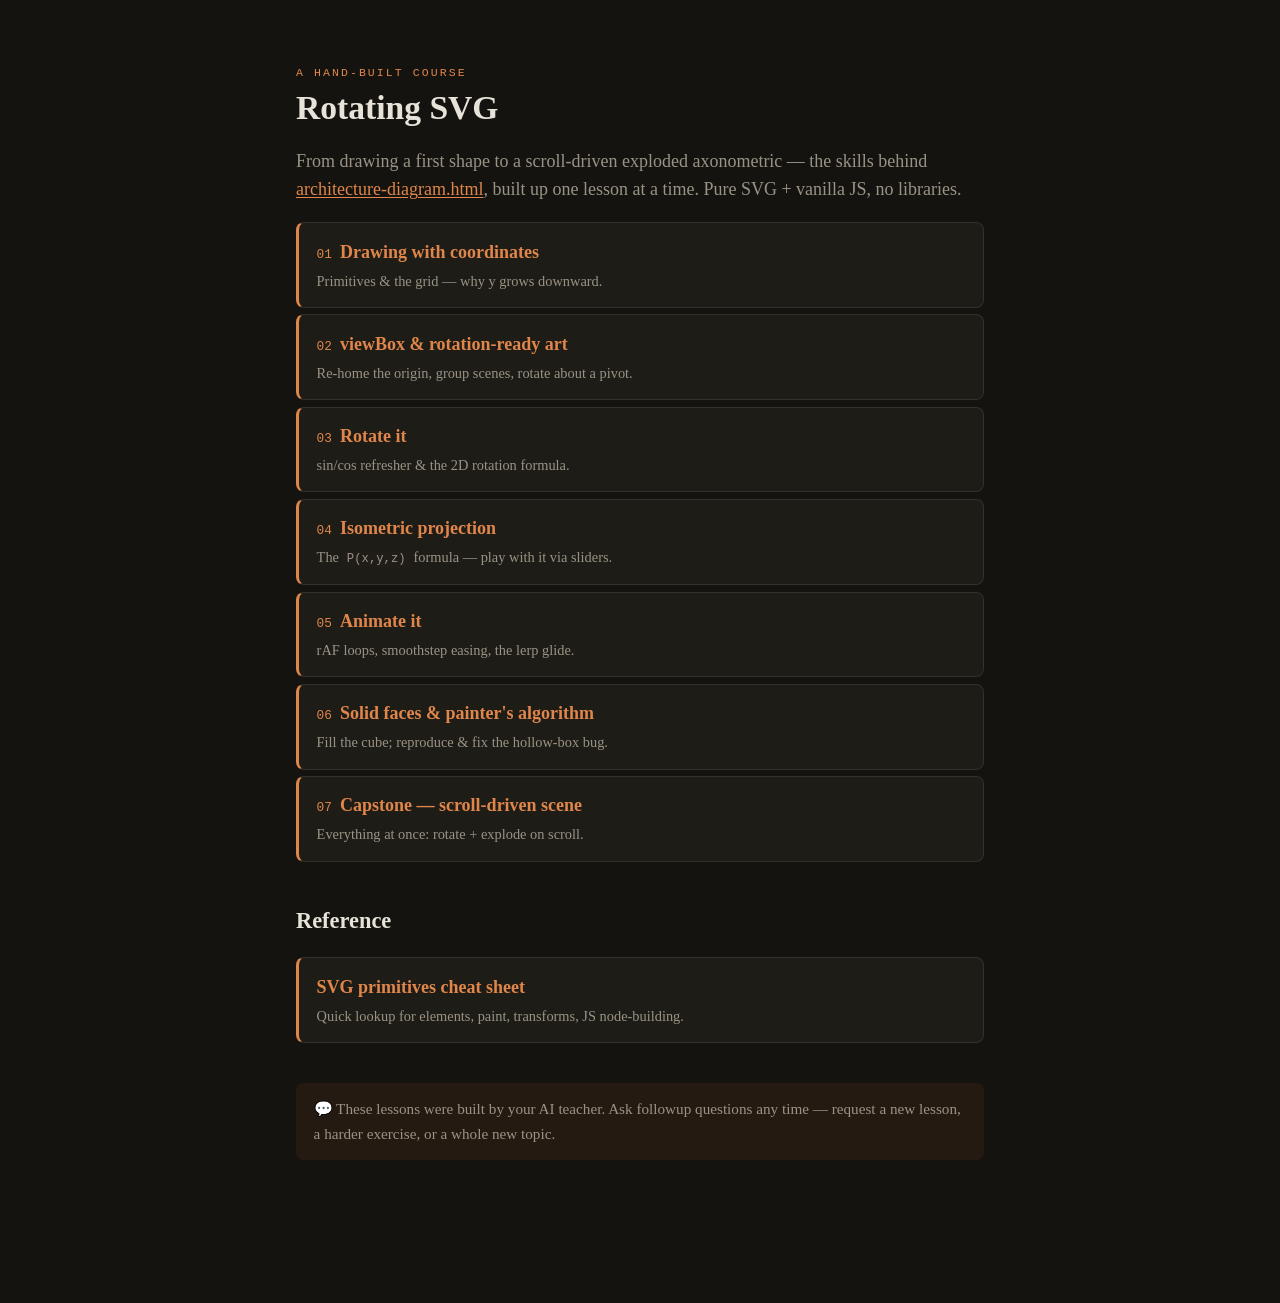
<file: .scratch/playground/learn-svg/index.html>
<!doctype html>
<html lang="en">
<head>
<meta charset="utf-8">
<meta name="viewport" content="width=device-width, initial-scale=1">
<title>Rotating SVG · Course index</title>
<link rel="stylesheet" href="assets/course.css">
<style>
  .toc { list-style:none; padding:0; }
  .toc li { margin:.4rem 0; padding:.9rem 1.1rem; border:1px solid var(--rule);
            border-left:3px solid var(--accent); border-radius:8px; background:var(--panel); }
  .toc a { font-weight:600; text-decoration:none; }
  .toc .d { display:block; color:var(--ink-soft); font-size:.9rem; margin-top:.2rem; }
  .num { font-family:var(--mono); color:var(--accent); font-size:.8rem; margin-right:.5rem; }
</style>
</head>
<body>

<p class="kicker">A hand-built course</p>
<h1>Rotating SVG</h1>
<p class="soft">From drawing a first shape to a scroll-driven exploded axonometric — the
skills behind <a href="../prototypes/architecture-diagram.html">architecture-diagram.html</a>,
built up one lesson at a time. Pure SVG + vanilla JS, no libraries.</p>

<ul class="toc">
  <li><span class="num">01</span><a href="lessons/0001-drawing-with-coordinates.html">Drawing with coordinates</a>
    <span class="d">Primitives &amp; the grid — why y grows downward.</span></li>
  <li><span class="num">02</span><a href="lessons/0002-viewbox-and-rotation-ready.html">viewBox &amp; rotation-ready art</a>
    <span class="d">Re-home the origin, group scenes, rotate about a pivot.</span></li>
  <li><span class="num">03</span><a href="lessons/0003-rotate-it.html">Rotate it</a>
    <span class="d">sin/cos refresher &amp; the 2D rotation formula.</span></li>
  <li><span class="num">04</span><a href="lessons/0004-isometric-projection.html">Isometric projection</a>
    <span class="d">The <code>P(x,y,z)</code> formula — play with it via sliders.</span></li>
  <li><span class="num">05</span><a href="lessons/0005-animate-it.html">Animate it</a>
    <span class="d">rAF loops, smoothstep easing, the lerp glide.</span></li>
  <li><span class="num">06</span><a href="lessons/0006-solid-faces-painters-algorithm.html">Solid faces &amp; painter's algorithm</a>
    <span class="d">Fill the cube; reproduce &amp; fix the hollow-box bug.</span></li>
  <li><span class="num">07</span><a href="lessons/0007-capstone-scroll-driven-scene.html">Capstone — scroll-driven scene</a>
    <span class="d">Everything at once: rotate + explode on scroll.</span></li>
</ul>

<h2>Reference</h2>
<ul class="toc">
  <li><a href="reference/svg-primitives.html">SVG primitives cheat sheet</a>
    <span class="d">Quick lookup for elements, paint, transforms, JS node-building.</span></li>
</ul>

<p class="ask" style="margin-top:2.5rem">💬 These lessons were built by your AI teacher.
Ask followup questions any time — request a new lesson, a harder exercise, or a whole new
topic.</p>

</body>
</html>
</file>
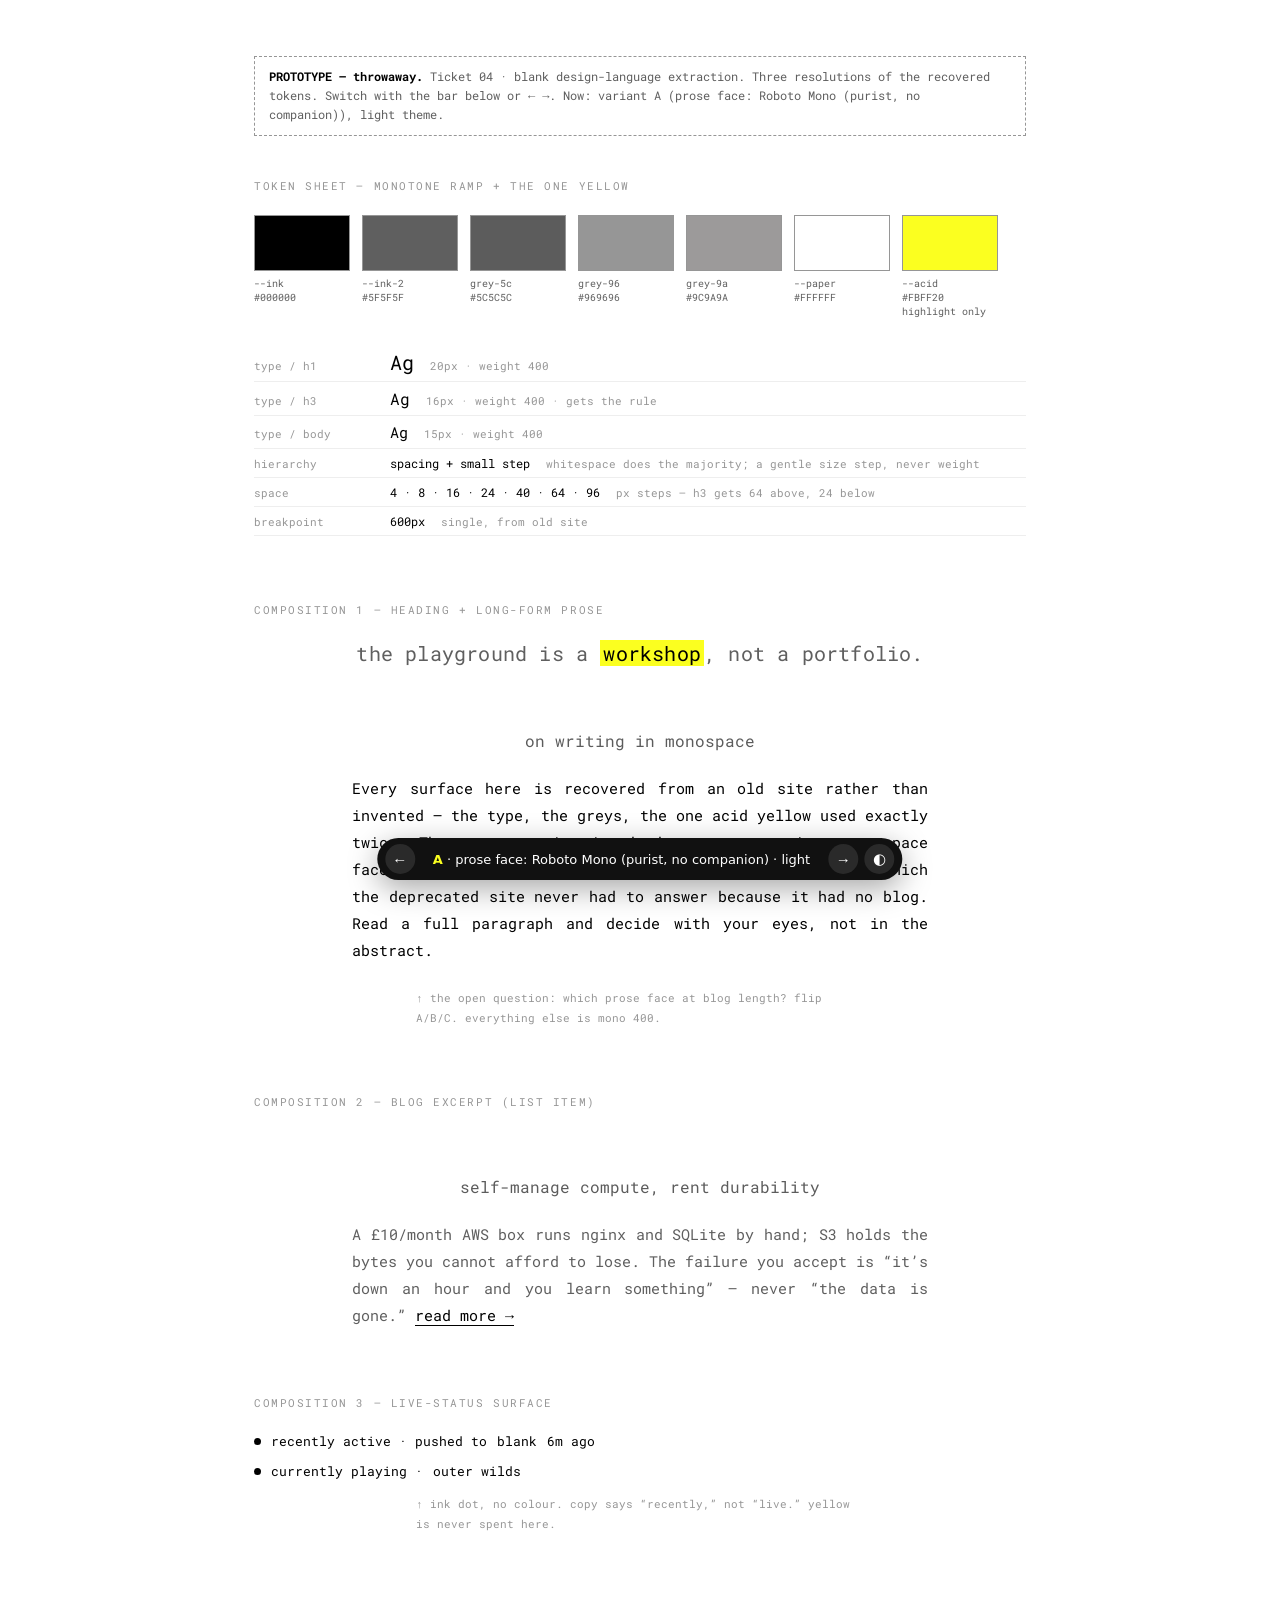
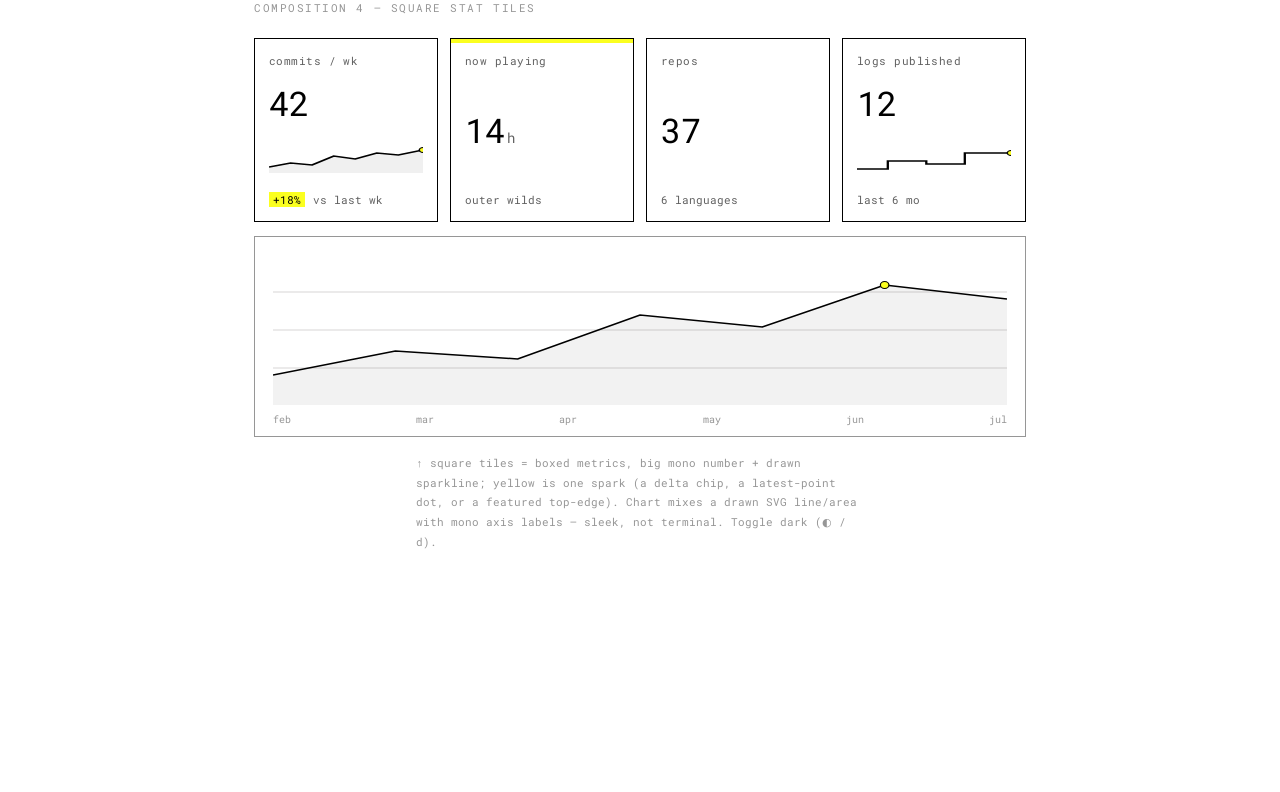
<file: .scratch/playground/prototypes/04-blank-design-language/index.html>
<!DOCTYPE html>
<!--
  PROTOTYPE — throwaway. Answers ticket 04: "What is blank's design language,
  stated as tokens and rules rather than implied by the old CSS?"

  Three radically different RESOLUTIONS of the recovered design language,
  switchable via ?variant=A|B|C or the floating bar / arrow keys.
  Each renders the same token sheet + sample compositions so the feel can be judged.

  Recovered tokens (from mihirs16/mihirsingh.dev-deprecated CSS modules):
    Roboto Mono throughout; Poppins imported but barely used.
    #000000 / #5F5F5F / #FFFFFF + greys #5C5C5C #969696 #9C9A9A #9E9C9C
    #FBFF20 used exactly twice; h3:after = 1px rule flexing to fill the line; 600px breakpoint.

  One command to run: open this file in a browser. No build, no server.
-->
<html lang="en">
<head>
<meta charset="utf-8" />
<meta name="viewport" content="width=device-width, initial-scale=1" />
<title>blank — design language prototype</title>
<link rel="preconnect" href="https://fonts.googleapis.com" />
<link rel="preconnect" href="https://fonts.gstatic.com" crossorigin />
<link href="https://fonts.googleapis.com/css2?family=Roboto+Mono:wght@400;700&family=Roboto+Serif:opsz,wght@8..144,400;8..144,500&family=Roboto:wght@400;500&display=swap" rel="stylesheet" />
<style>
  :root {
    /* recovered monotone ramp */
    --ink:      #000000;
    --ink-2:    #5F5F5F;
    --grey-5c:  #5C5C5C;
    --grey-96:  #969696;
    --grey-9a:  #9C9A9A;
    --grey-9e:  #9E9C9C;
    --paper:    #FFFFFF;
    --acid:     #FBFF20; /* the yellow, used exactly twice on the old site */
    --acid-ink: #6b6d00; /* darkened companion: acid that passes as text on white */
  }

  * { box-sizing: border-box; }
  html, body { margin: 0; }
  body {
    background: var(--paper);
    color: var(--ink);
    -webkit-font-smoothing: antialiased;
    padding: 0 0 120px;
  }
  .wrap { max-width: 820px; margin: 0 auto; padding: 56px 24px; }
  .proto-note {
    font-family: "Roboto Mono", monospace;
    font-size: 12px; color: var(--ink-2);
    border: 1px dashed var(--grey-96);
    padding: 10px 14px; margin-bottom: 40px; line-height: 1.6;
  }
  .proto-note b { color: var(--ink); }
  section { margin: 0 0 64px; }
  .section-label {
    font-family: "Roboto Mono", monospace;
    font-size: 11px; letter-spacing: 0.14em; text-transform: uppercase;
    color: var(--grey-96); margin: 0 0 20px;
  }

  /* ---- token sheet (shared chrome, variant-neutral) ---- */
  .swatches { display: flex; flex-wrap: wrap; gap: 12px; }
  .swatch { width: 96px; }
  .swatch .chip { height: 56px; border: 1px solid var(--grey-96); }
  .swatch .meta { font-family: "Roboto Mono", monospace; font-size: 10px; color: var(--ink-2); margin-top: 6px; line-height: 1.4; }
  .scale-row { font-family: "Roboto Mono", monospace; display:flex; align-items:baseline; gap:16px; padding:6px 0; border-bottom:1px solid #eee; }
  .scale-row .tok { font-size:11px; color:var(--grey-96); width:120px; }

  /* live-status line, shared skeleton. Dot is INK, not acid — monotone. */
  .status { display:flex; align-items:center; gap:10px; font-family:"Roboto Mono", monospace; font-size:13px; text-transform:lowercase; }
  .dot { width:7px; height:7px; border-radius:50%; background:var(--ink); }

  /* =========================================================
     RESOLVED (from source + review), applies to ALL variants:
       - Roboto Mono, weight 400 throughout. Hierarchy by SIZE, never bold.
         (old site: h1 32/400, h2 20/400 #5F5F5F, h3 14/400.)
       - Yellow #FBFF20 is ONLY a background highlight (<mark>).
       - Links: ink underline. Status dots: ink. Fearlessly monotone.
       - Dark is an independent toggle (?theme=dark), not a variant.
     data-v now controls ONLY the long-form PROSE face — the one open question.
     ========================================================= */
  /* Hierarchy: SPACING does the majority, with a SMALL size step on top — never
     weight (400 throughout, gentle 20/16/15). Colour is BALANCED against size:
     the larger an element, the more its ink fades, so every element carries
     roughly equal presence — uniformity across the page.
     Headings stand alone, CENTERED; the following body text is JUSTIFIED. */
  body { font-family:"Roboto Mono", monospace; font-weight:400; font-size:15px; }
  h1 { font-family:"Roboto Mono", monospace; font-weight:400; font-size:20px; margin:0 0 40px; letter-spacing:0.01em;
       text-align:center; color:var(--ink-2); text-transform:lowercase; }   /* largest → faded most; lowercased */
  h3 {
    font-family:"Roboto Mono", monospace; font-weight:400; font-size:16px; color:var(--grey-5c);
    text-align:center; margin:64px 0 24px; text-transform:lowercase;        /* centered, standing alone, lowercased */
  }
  p { font-size:15px; line-height:1.8; color:var(--ink); max-width:64ch; margin:0 auto 24px;
      text-align:justify; text-justify:inter-word; hyphens:auto; }   /* justified AND block-centered on the page */
  .excerpt p { color:var(--ink-2); }
  mark { background:var(--acid); color:#000; padding:0 3px; }        /* the only yellow */
  a { color:var(--ink); text-decoration:none; border-bottom:1px solid var(--ink); }
  code { font-family:"Roboto Mono", monospace; }
  .measure-note { font-family:"Roboto Mono", monospace; color:var(--grey-96); font-size:11px; text-align:left; }
  .section-label { text-align:left; }

  /* ---- data-v: prose face only (headings/UI stay Roboto Mono 400) ---- */
  /* prose faces held at the SAME size (15px / 1.75) so the comparison is the
     typeface, not the scale. */
  body[data-v="A"] p { font-family:"Roboto Mono", monospace; }
  body[data-v="B"] p { font-family:"Roboto Serif", serif; }
  body[data-v="C"] p { font-family:"Roboto", system-ui, sans-serif; }

  /* ---- dark theme, independent of variant ---- */
  body[data-theme="dark"] {
    --ink:#e9e9e9; --ink-2:#9C9A9A; --paper:#0b0b0b; --grey-96:#7a7a7a;
    background:#0b0b0b; color:#e9e9e9;
  }
  body[data-theme="dark"] .proto-note { border-color:#333; color:#bdbdbd; }
  body[data-theme="dark"] .proto-note b { color:#fff; }
  body[data-theme="dark"] .scale-row { border-color:#1c1c1c; }
  body[data-theme="dark"] .swatch .chip { border-color:#333; }
  body[data-theme="dark"] mark { background:var(--acid); color:#000; } /* highlight still pops */

  /* ---- square stat tiles: boxes, one metric each ---- */
  .tiles { display:grid; grid-template-columns:repeat(4,1fr); gap:12px; }
  @media (max-width:600px) { .tiles { grid-template-columns:repeat(2,1fr); } }
  .tile {
    border:1px solid var(--ink); aspect-ratio:1/1; padding:14px;
    display:flex; flex-direction:column; justify-content:space-between; position:relative; overflow:hidden;
  }
  .tile .t-label { font-family:"Roboto Mono", monospace; font-size:11px; letter-spacing:0.04em; text-transform:lowercase; color:var(--ink-2); }
  .tile .t-num { font-family:"Roboto Mono", monospace; font-weight:400; font-size:34px; line-height:1; }
  .tile .t-num .u { font-size:14px; color:var(--ink-2); margin-left:2px; }
  .tile .t-foot { font-family:"Roboto Mono", monospace; font-size:11px; color:var(--ink-2); display:flex; align-items:center; gap:8px; text-transform:lowercase; }
  .tile .delta { background:var(--acid); color:#000; padding:0 4px; }         /* yellow spark */
  .tile .spark { display:block; width:100%; height:26px; margin-top:8px; }
  .tile .spark path.line { fill:none; stroke:var(--ink); stroke-width:1.5; }
  .tile .spark path.area { fill:var(--ink); opacity:0.06; stroke:none; }
  .tile .spark circle { fill:var(--acid); stroke:var(--ink); stroke-width:1; }  /* latest point = spark */
  /* one featured tile carries the highlight as a top edge */
  .tile.feature::before { content:""; position:absolute; top:0; left:0; right:0; height:4px; background:var(--acid); }

  /* ---- sleek chart: drawn SVG + mono axis labels ---- */
  .chart { border:1px solid var(--grey-96); padding:18px 18px 10px; }
  .chart svg { display:block; width:100%; height:150px; }
  .chart .grid { stroke:var(--grey-9e); stroke-width:1; opacity:0.4; }
  .chart .area { fill:var(--ink); opacity:0.05; stroke:none; }
  .chart .line { fill:none; stroke:var(--ink); stroke-width:1.5; }
  .chart .peak { fill:var(--acid); stroke:var(--ink); stroke-width:1; }
  .chart .axis { font-family:"Roboto Mono", monospace; font-size:10px; fill:var(--grey-96); }
  .chart-x { display:flex; justify-content:space-between; font-family:"Roboto Mono", monospace; font-size:10px; color:var(--grey-96); margin-top:8px; text-transform:lowercase; }

  body[data-theme="dark"] .tile .spark path.area,
  body[data-theme="dark"] .chart .area { opacity:0.10; }

  /* ---- floating switcher (obviously not part of the design) ---- */
  #bar {
    position: fixed; left:50%; bottom:20px; transform:translateX(-50%);
    display:flex; align-items:center; gap:6px;
    background:#111; color:#fff; border-radius:999px;
    padding:6px 8px; box-shadow:0 8px 30px rgba(0,0,0,0.35);
    font-family: ui-sans-serif, system-ui, sans-serif; font-size:13px; z-index:9999;
  }
  #bar button { background:#2a2a2a; color:#fff; border:0; width:30px; height:30px; border-radius:999px; cursor:pointer; font-size:15px; }
  #bar button:hover { background:#3a3a3a; }
  #bar .lbl { padding:0 12px; white-space:nowrap; }
  #bar .lbl b { color:#FBFF20; }

  @media (max-width: 600px) { .wrap { padding: 32px 18px; } }
</style>
</head>
<body data-v="A">
  <div class="wrap">
    <div class="proto-note">
      <b>PROTOTYPE — throwaway.</b> Ticket 04 · blank design-language extraction.
      Three resolutions of the recovered tokens. Switch with the bar below or ← →.
      <span id="planline"></span>
    </div>

    <!-- TOKEN SHEET -->
    <section>
      <p class="section-label">Token sheet — monotone ramp + the one yellow</p>
      <div class="swatches">
        <div class="swatch"><div class="chip" style="background:#000"></div><div class="meta">--ink<br>#000000</div></div>
        <div class="swatch"><div class="chip" style="background:#5F5F5F"></div><div class="meta">--ink-2<br>#5F5F5F</div></div>
        <div class="swatch"><div class="chip" style="background:#5C5C5C"></div><div class="meta">grey-5c<br>#5C5C5C</div></div>
        <div class="swatch"><div class="chip" style="background:#969696"></div><div class="meta">grey-96<br>#969696</div></div>
        <div class="swatch"><div class="chip" style="background:#9C9A9A"></div><div class="meta">grey-9a<br>#9C9A9A</div></div>
        <div class="swatch"><div class="chip" style="background:#FFFFFF"></div><div class="meta">--paper<br>#FFFFFF</div></div>
        <div class="swatch"><div class="chip" style="background:#FBFF20"></div><div class="meta">--acid<br>#FBFF20<br>highlight only</div></div>
      </div>
      <div style="margin-top:24px">
        <div class="scale-row"><span class="tok">type / h1</span><span style="font-size:20px">Ag</span><span class="measure-note">20px · weight 400</span></div>
        <div class="scale-row"><span class="tok">type / h3</span><span style="font-size:16px">Ag</span><span class="measure-note">16px · weight 400 · gets the rule</span></div>
        <div class="scale-row"><span class="tok">type / body</span><span style="font-size:15px">Ag</span><span class="measure-note">15px · weight 400</span></div>
        <div class="scale-row"><span class="tok">hierarchy</span><span style="font-family:'Roboto Mono',monospace;font-size:12px">spacing + small step</span><span class="measure-note">whitespace does the majority; a gentle size step, never weight</span></div>
        <div class="scale-row"><span class="tok">space</span><span style="font-family:'Roboto Mono',monospace;font-size:12px">4 · 8 · 16 · 24 · 40 · 64 · 96</span><span class="measure-note">px steps — h3 gets 64 above, 24 below</span></div>
        <div class="scale-row"><span class="tok">breakpoint</span><span style="font-family:'Roboto Mono',monospace;font-size:12px">600px</span><span class="measure-note">single, from old site</span></div>
      </div>
    </section>

    <!-- COMPOSITION 1: heading + body -->
    <section>
      <p class="section-label">Composition 1 — heading + long-form prose</p>
      <h1>The playground is a <mark>workshop</mark>, not a portfolio.</h1>
      <h3 class="rule-fill">On writing in monospace</h3>
      <p>
        Every surface here is recovered from an old site rather than invented — the type,
        the greys, the one acid yellow used exactly twice. The open question is whether prose
        set in a monospace face stays readable at the length of an actual <a href="#">blog post</a>,
        which the deprecated site never had to answer because it had no blog. Read a full paragraph
        and decide with your eyes, not in the abstract.
      </p>
      <p class="measure-note">↑ the open question: which prose face at blog length? flip A/B/C. everything else is mono 400.</p>
    </section>

    <!-- COMPOSITION 2: blog excerpt -->
    <section>
      <p class="section-label">Composition 2 — blog excerpt (list item)</p>
      <div class="excerpt">
        <h3 class="rule-fill">Self-manage compute, rent durability</h3>
        <p>
          A £10/month AWS box runs nginx and SQLite by hand; S3 holds the bytes you cannot afford
          to lose. The failure you accept is “it’s down an hour and you learn something” — never
          “the data is gone.” <a href="#">read more →</a>
        </p>
      </div>
    </section>

    <!-- COMPOSITION 3: live-status line -->
    <section>
      <p class="section-label">Composition 3 — live-status surface</p>
      <div class="status"><span class="dot"></span> recently active · pushed to <code>blank</code> 6m ago</div>
      <div class="status" style="margin-top:12px"><span class="dot"></span> currently playing · <code>Outer Wilds</code></div>
      <p class="measure-note" style="margin-top:14px">↑ ink dot, no colour. copy says “recently,” not “live.” yellow is never spent here.</p>
    </section>
    <!-- COMPOSITION 4: square stat tiles -->
    <section>
      <p class="section-label">Composition 4 — square stat tiles</p>
      <div class="tiles">
        <div class="tile">
          <span class="t-label">Commits / wk</span>
          <span class="t-num">42</span>
          <svg class="spark" viewBox="0 0 100 26" preserveAspectRatio="none">
            <path class="area" d="M0,20 L14,16 L28,18 L42,9 L56,12 L70,6 L84,8 L100,3 L100,26 L0,26 Z"/>
            <path class="line" d="M0,20 L14,16 L28,18 L42,9 L56,12 L70,6 L84,8 L100,3"/>
            <circle cx="100" cy="3" r="2.4"/>
          </svg>
          <span class="t-foot"><span class="delta">+18%</span> vs last wk</span>
        </div>

        <div class="tile feature">
          <span class="t-label">Now playing</span>
          <span class="t-num">14<span class="u">h</span></span>
          <span class="t-foot">Outer Wilds</span>
        </div>

        <div class="tile">
          <span class="t-label">Repos</span>
          <span class="t-num">37</span>
          <span class="t-foot">6 languages</span>
        </div>

        <div class="tile">
          <span class="t-label">Logs published</span>
          <span class="t-num">12</span>
          <svg class="spark" viewBox="0 0 100 26" preserveAspectRatio="none">
            <path class="line" d="M0,22 L20,22 L20,14 L45,14 L45,17 L70,17 L70,6 L100,6"/>
            <circle cx="100" cy="6" r="2.4"/>
          </svg>
          <span class="t-foot">last 6 mo</span>
        </div>
      </div>

      <div class="chart" style="margin-top:14px">
        <svg viewBox="0 0 600 150" preserveAspectRatio="none">
          <line class="grid" x1="0" y1="37"  x2="600" y2="37"/>
          <line class="grid" x1="0" y1="75"  x2="600" y2="75"/>
          <line class="grid" x1="0" y1="113" x2="600" y2="113"/>
          <path class="area" d="M0,120 L100,96 L200,104 L300,60 L400,72 L500,30 L600,44 L600,150 L0,150 Z"/>
          <path class="line" d="M0,120 L100,96 L200,104 L300,60 L400,72 L500,30 L600,44"/>
          <circle class="peak" cx="500" cy="30" r="3.5"/>
        </svg>
        <div class="chart-x"><span>Feb</span><span>Mar</span><span>Apr</span><span>May</span><span>Jun</span><span>Jul</span></div>
      </div>
      <p class="measure-note" style="margin-top:16px">↑ square tiles = boxed metrics, big mono number + drawn sparkline; yellow is one spark (a delta chip, a latest-point dot, or a featured top-edge). Chart mixes a drawn SVG line/area with mono axis labels — sleek, not terminal. Toggle dark (◐ / d).</p>
    </section>

  </div>

  <div id="bar">
    <button id="prev" aria-label="previous prose face">←</button>
    <span class="lbl" id="lbl"></span>
    <button id="next" aria-label="next prose face">→</button>
    <button id="theme" aria-label="toggle dark" title="toggle light/dark">◐</button>
  </div>

<script>
  // data-v now controls ONLY the prose face — the one open question left.
  const VARIANTS = {
    A: "prose face: Roboto Mono (purist, no companion)",
    B: "prose face: Roboto Serif (same family, built to read)",
    C: "prose face: Roboto sans (same family, neutral)",
  };
  const keys = Object.keys(VARIANTS);
  const params = () => new URLSearchParams(location.search);
  const curVar = () => { const p = params().get("variant"); return keys.includes(p) ? p : "A"; };
  const curTheme = () => params().get("theme") === "dark" ? "dark" : "light";

  function render() {
    const v = curVar(), th = curTheme();
    document.body.setAttribute("data-v", v);
    document.body.setAttribute("data-theme", th);
    document.getElementById("lbl").innerHTML = "<b>" + v + "</b> · " + VARIANTS[v] + " · " + th;
    document.getElementById("planline").textContent =
      " Now: variant " + v + " (" + VARIANTS[v] + "), " + th + " theme.";
  }
  function setParam(k, val) { const u = new URL(location); u.searchParams.set(k, val); history.replaceState(null, "", u); render(); }
  function go(dir) { const i = (keys.indexOf(curVar()) + dir + keys.length) % keys.length; setParam("variant", keys[i]); }

  document.getElementById("prev").onclick = () => go(-1);
  document.getElementById("next").onclick = () => go(1);
  document.getElementById("theme").onclick = () => setParam("theme", curTheme() === "dark" ? "light" : "dark");
  addEventListener("keydown", (e) => {
    const t = e.target;
    if (t && (t.tagName === "INPUT" || t.tagName === "TEXTAREA" || t.isContentEditable)) return;
    if (e.key === "ArrowLeft") go(-1);
    if (e.key === "ArrowRight") go(1);
    if (e.key.toLowerCase() === "d") setParam("theme", curTheme() === "dark" ? "light" : "dark");
  });
  render();
</script>
</body>
</html>
</file>
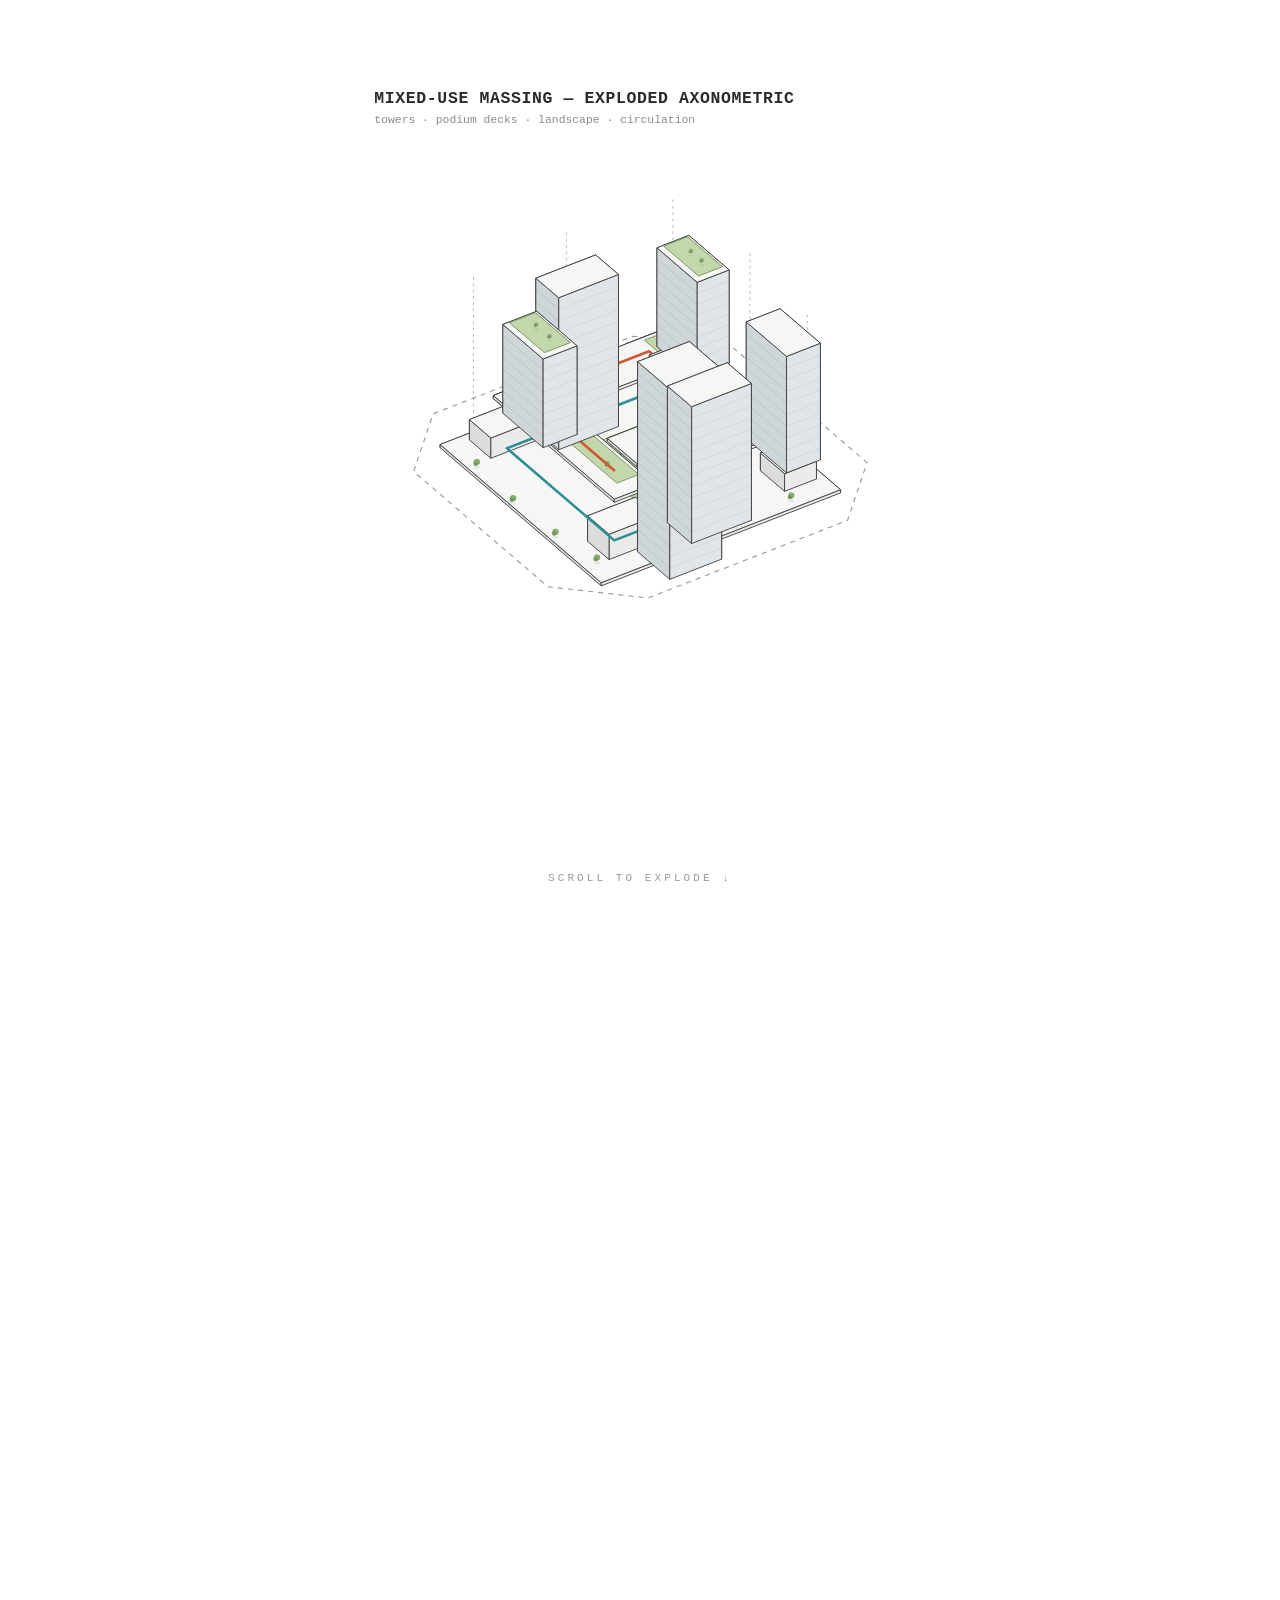
<file: .scratch/playground/prototypes/architecture-diagram.html>
<!doctype html>
<html lang="en">
<head>
<meta charset="utf-8"/>
<meta name="viewport" content="width=device-width, initial-scale=1"/>
<title>Exploded Axonometric — massing / landscape</title>
<style>
  html,body{margin:0;background:#ffffff}
  #scroll{height:360vh;position:relative}                      /* scroll runway */
  #stage{position:sticky;top:0;height:100vh;display:flex;align-items:center;justify-content:center}
  svg{height:min(96vh,760px);aspect-ratio:460/600;font-family:"SF Mono",ui-monospace,Menlo,Consolas,monospace}
  #hint{position:fixed;bottom:16px;left:50%;transform:translateX(-50%);font:11px/1 "SF Mono",monospace;
    letter-spacing:.28em;text-transform:uppercase;color:#9a9a9a}
</style>
</head>
<body>
<div id="scroll"><div id="stage"><svg id="svg" viewBox="0 0 460 600" preserveAspectRatio="xMidYMid meet"></svg></div></div>
<div id="hint">scroll to explode ↓</div>
<script>
/* =========================================================================
   Exploded axonometric of a mixed-use scheme:
   ground landscape  ->  podium plate  ->  upper deck  ->  slab towers,
   linked by dashed vertical drop-lines. Pure generated SVG.
   ========================================================================= */
const NS="http://www.w3.org/2000/svg", svg=document.getElementById("svg");
const S=15.5, A=S*0.866, B=S*0.5, OX=230, OY=205;   // iso projection params
const CX=7, CY=7;                                    // site centre (rotation pivot)
let ROT=0;                                           // vertical-axis (turntable) angle, radians
function P(x,y,z){
  // rotate (x,y) about the vertical axis through the site centre, THEN project
  const dx=x-CX, dy=y-CY, c=Math.cos(ROT), s=Math.sin(ROT);
  const rx=CX+dx*c-dy*s, ry=CY+dx*s+dy*c;
  return [OX+(rx-ry)*A, OY+(rx+ry)*B - z];
}

function el(tag,attrs){const e=document.createElementNS(NS,tag);for(const k in attrs)e.setAttribute(k,attrs[k]);return e;}
function poly(pts,attrs){const p=el("polygon",attrs);p.setAttribute("points",pts.map(q=>q.join(",")).join(" "));return svg.appendChild(p);}
function line(a,b,attrs){return svg.appendChild(el("line",Object.assign({x1:a[0],y1:a[1],x2:b[0],y2:b[1]},attrs)));}

const COL={top:"#f6f6f4",left:"#dcdcda",right:"#eaeae8",stroke:"#3a3a3a",
  greenTop:"#c3d6ac",greenL:"#a7bf8c",greenR:"#b7cc9d",
  water:"#bfe0e6",glassL:"#cfd6da",glassR:"#dfe5e8",
  route1:"#d0592f",route2:"#2f8f96",tree:"#8fb072",treeD:"#6f9257",drop:"#b9b9b9"};

/* rotated ground-plane depth of a point — bigger = nearer the viewer */
function depthAt(x,y){const dx=x-CX,dy=y-CY;
  return (dx*Math.cos(ROT)-dy*Math.sin(ROT))+(dx*Math.sin(ROT)+dy*Math.cos(ROT));}

/* draw an extruded prism: footprint rect (x,y,w,d), top surface at z, height h.
   Draws ALL FOUR side faces back-to-front (painter's order) so no face is ever
   missing as the model turntables past 90°, then the top face last. */
function prism(x,y,w,d,z,h,c){
  const tc=c||COL;
  const x1=x+w,y1=y+d,zb=z-h,st={stroke:tc.stroke,"stroke-width":.7,"stroke-linejoin":"round"};
  if(h>0){
    const sides=[
      {face:[[x1,y],[x1,y1]],fill:tc.right, mx:x1,       my:(y+y1)/2}, // +x
      {face:[[x, y],[x, y1]],fill:tc.right, mx:x,        my:(y+y1)/2}, // -x
      {face:[[x, y1],[x1,y1]],fill:tc.left, mx:(x+x1)/2, my:y1},       // +y
      {face:[[x, y ],[x1,y ]],fill:tc.left, mx:(x+x1)/2, my:y},        // -y
    ];
    sides.sort((a,b)=>depthAt(a.mx,a.my)-depthAt(b.mx,b.my)); // far first
    sides.forEach(s=>{const[[ax,ay],[bx,by]]=s.face;
      poly([P(ax,ay,z),P(bx,by,z),P(bx,by,zb),P(ax,ay,zb)],Object.assign({fill:s.fill},st));});
  }
  // top face last — always visible from above
  poly([P(x,y,z),P(x1,y,z),P(x1,y1,z),P(x,y1,z)],Object.assign({fill:tc.top},st));
}
/* floor striations on a tower's front face to suggest storeys */
function storeys(x,y,w,d,z,h,n){
  const x1=x+w,y1=y+d;
  for(let i=1;i<n;i++){const zz=z-(h/n)*i;
    line(P(x1,y1,zz),P(x,y1,zz),{stroke:"#00000022","stroke-width":.5});
    line(P(x1,y,zz),P(x1,y1,zz),{stroke:"#00000018","stroke-width":.5});
  }
}
function slab(x,y,w,d,z,c){prism(x,y,w,d,z,2.5,c);}      // thin plate
function tree(x,y,z,r=2.2){
  const [sx,sy]=P(x,y,z);
  svg.appendChild(el("ellipse",{cx:sx,cy:sy+3,rx:r*1.1,ry:r*.5,fill:"#00000012"}));
  svg.appendChild(el("circle",{cx:sx,cy:sy-r*.6,r:r,fill:COL.tree,stroke:COL.treeD,"stroke-width":.5}));
  svg.appendChild(el("circle",{cx:sx-r*.5,cy:sy,r:r*.8,fill:COL.treeD,opacity:.85}));
}
function route(pts,z,color){
  const p=el("polyline",{fill:"none",stroke:color,"stroke-width":2,"stroke-linejoin":"round","stroke-linecap":"round"});
  p.setAttribute("points",pts.map(([x,y])=>P(x,y,z).join(",")).join(" "));svg.appendChild(p);
}
function drop(x,y,zTop){line(P(x,y,zTop),P(x,y,0),{stroke:COL.drop,"stroke-width":.8,"stroke-dasharray":"2 3"});}
/* depth of a box centre after turntable rotation — for painter's-order sorting */
function rotDepth(t){const cx=t[0]+t[2]/2-CX, cy=t[1]+t[3]/2-CY;
  return (cx*Math.cos(ROT)-cy*Math.sin(ROT))+(cx*Math.sin(ROT)+cy*Math.cos(ROT));}

/* ---------- scroll-driven draw ---------- */
function draw(spread){
svg.innerHTML="";
ROT=spread*Math.PI*0.55;                     // turntable: ~100° over the scroll
/* layer heights scale with `spread` (0 = compact stack, 1 = fully exploded) */
const f=0.12+spread*1.05;
const Zg=0, Zp=150*f, Zu=250*f, Zt=430*f, Ztc=Zt-120*f;

/* ================= 0. DROP LINES (drawn first, sit behind) ================= */
[[2,2],[12,2],[2,12],[12,12],[7,1.5],[1.5,7],[12.5,7],[7,12.5]].forEach(([x,y])=>drop(x,y,Zt+140*f));

/* ================= 1. GROUND / LANDSCAPE ================= */
// site boundary (dashed, offset beyond the plate)
(function(){
  const b=[[-1,2],[2,-1],[12,-1],[15,2],[15,12],[12,15],[2,15],[-1,12]];
  const p=el("polygon",{fill:"none",stroke:"#9a9a9a","stroke-width":.9,"stroke-dasharray":"4 4"});
  p.setAttribute("points",b.map(([x,y])=>P(x,y,Zg).join(",")).join(" "));svg.appendChild(p);
})();
slab(1,1,12,12,Zg,COL);                          // ground plate
// courtyard lawn + water
prism(4.5,4.5,5,4,Zg+0.1,0,{top:COL.greenTop,stroke:COL.treeD,left:COL.greenL,right:COL.greenR});
poly([P(5.5,5,Zg+.2),P(7.5,5,Zg+.2),P(7.5,7,Zg+.2),P(5.5,7,Zg+.2)],{fill:COL.water,stroke:"#7fbcc4","stroke-width":.6});
// low buildings around the plot
prism(1.4,1.4,2.2,1.2,Zg+18,18,COL);
prism(10,1.4,1.8,1.6,Zg+14,14,COL);
prism(1.4,9.6,1.6,2.2,Zg+16,16,COL);
prism(10.2,9.4,1.6,2.4,Zg+20,20,COL);
prism(7,1.6,1.4,1.2,Zg+12,12,COL);
// footpaths (teal loop)
route([[2,3],[6,3],[6,8],[11,8],[11,11],[3,11],[3,4]],Zg+3,COL.route2);
// trees along the boundary
[[0.5,3],[0.7,6],[0.9,9],[3,0.6],[6,0.5],[9,0.6],[12.3,3],[12.6,6],[12.8,9],[3,12.5],[6,12.7],[9,12.6],[11.5,12.2]]
  .forEach(([x,y])=>tree(x,y,Zg));

/* ================= 2. PODIUM PLATE (U-shape ring) ================= */
// build the U out of three plates, with green roof insets
slab(2,2,9,2.4,Zp,COL);                 // north wing
slab(2,2,2.4,9,Zp,COL);                 // west wing
slab(2,9,9,2,Zp,COL);                   // south wing
// green roofs on the wings
prism(2.4,2.3,8,1.4,Zp+2.6,0,{top:COL.greenTop,stroke:COL.treeD});
prism(2.3,9.3,8,1.1,Zp+2.6,0,{top:COL.greenTop,stroke:COL.treeD});
// terrace trees + route on the podium
[[3,3],[5,3],[7,3],[9,3],[3,10],[6,10],[9,10]].forEach(([x,y])=>tree(x,y,Zp+2.6,1.7));
route([[3,2.6],[10,2.6],[10,4],[3.2,4],[3.2,10],[9.5,10]],Zp+3,COL.route1);

/* ================= 3. UPPER DECK (smaller, offset) ================= */
slab(5,3,6.5,2.2,Zu,COL);
slab(9,3,2.2,7,Zu,COL);
prism(5.2,3.2,6,1.4,Zu+2.6,0,{top:COL.greenTop,stroke:COL.treeD});
[[6,3.9],[8,3.9],[10,5],[10,8]].forEach(([x,y])=>tree(x,y,Zu+2.6,1.5));
route([[5.4,3.6],[10,3.6],[10,9]],Zu+3,COL.route1);

/* ================= 4. SLAB TOWERS (exploded on top) ================= */
// arranged as a broken ring, drawn far -> near (ascending x+y)
const towers=[
  [2,1.2,3,1.6, 78],   // NW
  [8.5,1,3,1.7, 92],   // NE  (gap across the top)
  [1,5.2,1.7,3, 120],  // W  (tall)
  [6.2,4,2.4,2.6,150,Ztc], // CENTRE (lower base, tallest)
  [10.5,5,1.8,3,108],  // E
  [3,9.5,3,1.7,70],    // S
].sort((a,b)=>rotDepth(a)-rotDepth(b));
towers.forEach(t=>{
  const [x,y,w,d,h,base=Zt]=t;
  prism(x,y,w,d,base,h,{top:COL.top,left:COL.glassL,right:COL.glassR,stroke:COL.stroke});
  storeys(x,y,w,d,base,h,Math.round(h/9));
  // roof gardens on a couple of them
});
// green roof on the two low towers
prism(2.2,1.4,2.6,1.2,Zt+2,0,{top:COL.greenTop,stroke:COL.treeD});
prism(3.2,9.7,2.6,1.3,Zt+2,0,{top:COL.greenTop,stroke:COL.treeD});
[[3.2,1.9],[4,1.9],[4,10.2],[5,10.2]].forEach(([x,y])=>tree(x,y,Zt+2,1.4));

/* ================= title ================= */
const tx=el("text",{x:20,y:26,"font-size":13,"font-weight":700,fill:"#2a2a2a","letter-spacing":.5});
tx.textContent="MIXED-USE MASSING — EXPLODED AXONOMETRIC";svg.appendChild(tx);
const tx2=el("text",{x:20,y:42,"font-size":9,fill:"#8a8a8a"});
tx2.textContent="towers · podium decks · landscape · circulation";svg.appendChild(tx2);
} /* end draw() */

/* ---------- scroll engine ---------- */
const scroller=document.getElementById("scroll");
const clamp=(v,a=0,b=1)=>Math.min(b,Math.max(a,v));
const smooth=t=>t*t*(3-2*t);                 // ease-in-out
let target=0, cur=0;
function progress(){
  const total=scroller.offsetHeight-window.innerHeight;
  return clamp((-scroller.getBoundingClientRect().top)/total);
}
function loop(){
  target=smooth(progress());
  cur+=(target-cur)*0.12;                     // eased follow for smooth motion
  if(Math.abs(target-cur)>0.0005) draw(cur);
  requestAnimationFrame(loop);
}
draw(0); requestAnimationFrame(loop);
</script>
</body>
</html>
</file>
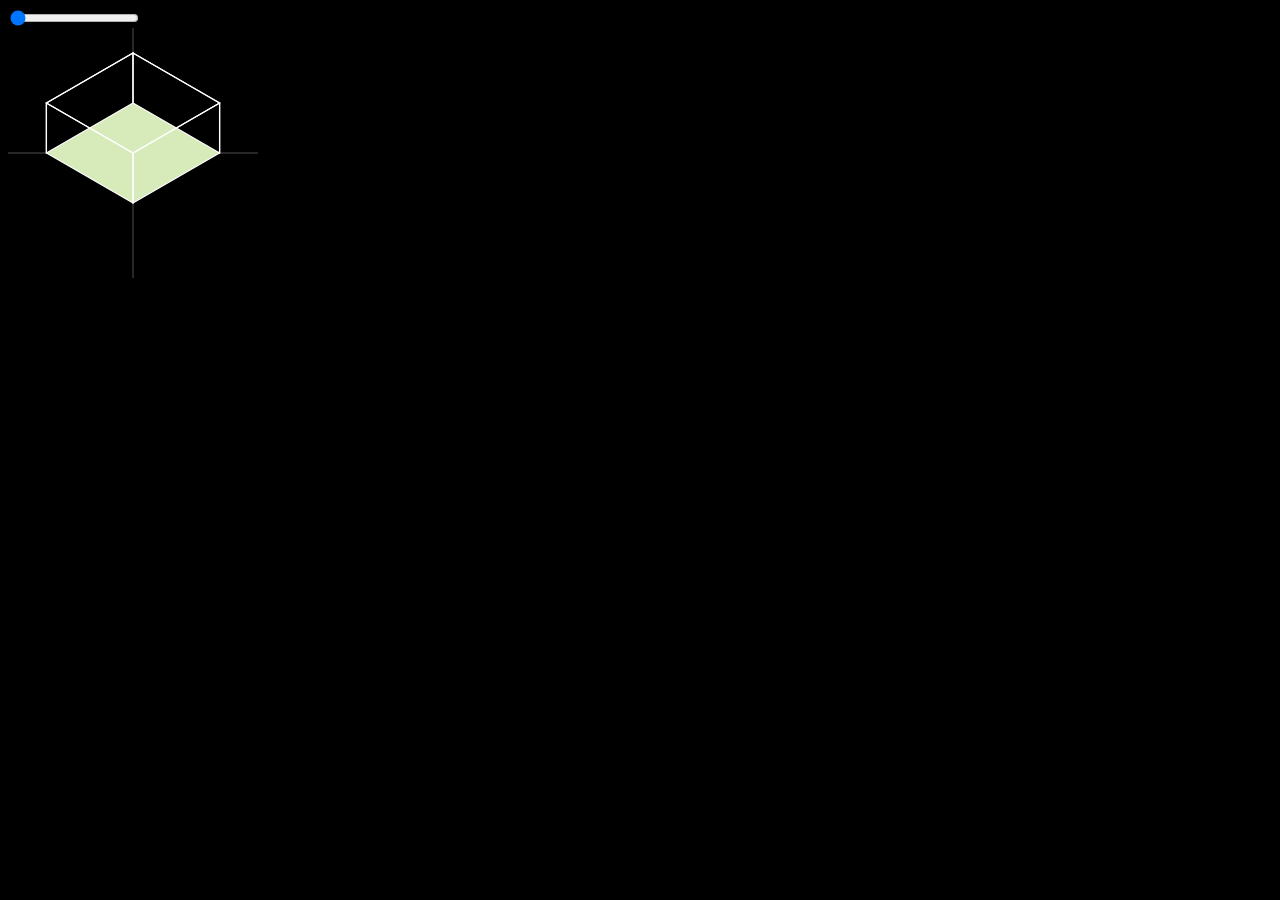
<file: .scratch/playground/prototypes/svg-3d.html>
<!doctype html>
<html>
    <head>
        <title>SVG 3D</title>
        <meta http-equiv="content-type" content="text/html; charset=utf-8" />
    </head>
    <body style="background-color: black">
        <div style="color: white; display: flex; align-items: center">
            <input id="angle-input" type="range" min="0" max="360" value="0" />
        </div>
        <svg
            id="svg-1"
            width="250"
            height="250"
            viewBox="-50 -50 100 100"
            xmlns="http://www.w3.org/2000/svg"
        >
            <g id="base-graph-1">
                <polyline
                    points="0 -50 0 50"
                    stroke-width="0.25"
                    stroke="white"
                    opacity="0.5"
                ></polyline>
                <polyline
                    points="-50 0 50 0"
                    stroke-width="0.25"
                    stroke="white"
                    opacity="0.5"
                ></polyline>
            </g>
            <g id="cube-1">
                <polygon
                    id="p-1"
                    points="-20 -20 20 -20 20 20 -20 20"
                    fill="#D7EBBA"
                ></polygon>
                <polygon
                    id="p-2"
                    points="-20 -20 20 -20 20 20 -20 20"
                    fill="none"
                    stroke="white"
                    stroke-width="0.5"
                ></polygon>
                <polygon
                    id="p-3"
                    points="-20 -20 20 -20 20 20 -20 20"
                    fill="none"
                    stroke="white"
                    stroke-width="0.5"
                ></polygon>
                <polygon
                    id="p-4"
                    points="-20 -20 20 -20 20 20 -20 20"
                    fill="none"
                    stroke="white"
                    stroke-width="0.5"
                ></polygon>
                <polygon
                    id="p-5"
                    points="-20 -20 20 -20 20 20 -20 20"
                    fill="none"
                    stroke="white"
                    stroke-width="0.5"
                ></polygon>
                <polygon
                    id="p-6"
                    points="-20 -20 20 -20 20 20 -20 20"
                    fill="none"
                    stroke="white"
                    stroke-width="0.5"
                ></polygon>
            </g>
        </svg>
        <script>
            const camera = 30;
            const zoom = 1;
            const angleInput = document.querySelector("#angle-input");

            const svg = document.querySelector("#svg-1");
            const cube1Faces = document.querySelectorAll("#cube-1 > polygon");

            function rotate3dVertical(x, y, z, Cx, Cy, rotation) {
                const rad = rotation * (Math.PI / 180);

                const rx = Cx + x * Math.cos(rad) - y * Math.sin(rad);
                const ry = Cy + x * Math.sin(rad) + y * Math.cos(rad);

                return [rx, ry, z];
            }

            function pointTo2d(x, y, z, Cx, Cy, camera, zoom) {
                const rads = camera * (Math.PI / 180);
                const A = zoom * Math.cos(rads);
                const B = zoom * Math.sin(rads);
                return [Cx + (x - y) * A, Cy + (x + y) * B - z];
            }

            function updateCube(cube, rotation, camera, zoom) {
              return cube.map(face => {
                const rotatedFace = face.map(point =>  rotate3dVertical(point[0], point[1], point[2], 0, 0, rotation));
                const projectedFace = rotatedFace.map(point => pointTo2d(point[0], point[1], point[2], 0, 0, camera, zoom));
                const normalizedFace = projectedFace.map(face => face.join(" "));
                return normalizedFace;
              })
            }

            const cube1 = [
                [
                    [-20, -20, 0],
                    [20, -20, 0],
                    [20, 20, 0],
                    [-20, 20, 0],
                ],
                [
                    [-20, -20, 20],
                    [20, -20, 20],
                    [20, 20, 20],
                    [-20, 20, 20],
                ],
                [
                    [-20, -20, 0],
                    [-20, -20, 20],
                    [20, -20, 20],
                    [20, -20, 0],
                ],
                [
                    [-20, 20, 0],
                    [-20, 20, 20],
                    [-20, -20, 20],
                    [-20, -20, 0],
                ],
                [
                    [-20, 20, 0],
                    [-20, 20, 20],
                    [20, 20, 20],
                    [20, 20, 0],
                ],
                [
                    [20, 20, 0],
                    [20, 20, 20],
                    [20, -20, 20],
                    [20, -20, 0],
                ],
            ];

            const initCube = updateCube(cube1, angleInput.value, camera, zoom);
            cube1Faces.forEach((face, faceIdx) =>
                face.setAttribute("points", initCube[faceIdx]),
            );

            angleInput.addEventListener("input", (ev) => {
                const rotation = ev.target.value;

                const initCube = updateCube(cube1, rotation, camera, zoom);
                cube1Faces.forEach((face, faceIdx) =>
                    face.setAttribute("points", initCube[faceIdx]),
                );
            });
        </script>
    </body>
</html>
</file>
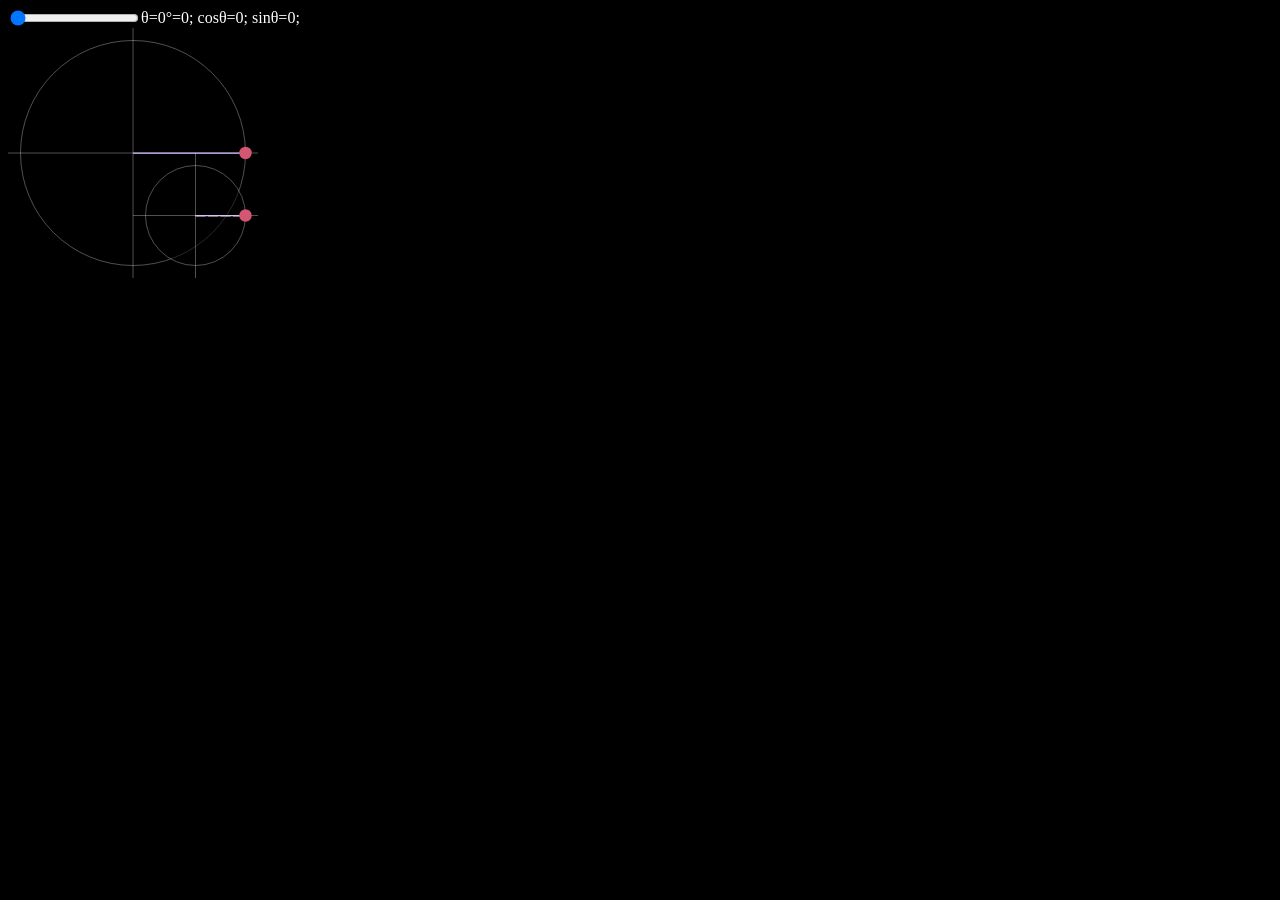
<file: .scratch/playground/prototypes/svg-rotation.html>
<!doctype html>
<html>
    <head>
        <title>SVG Rotation</title>
        <meta http-equiv="content-type" content="text/html; charset=utf-8" />
    </head>
    <body style="background-color: black">
        <div style="color: white; display: flex; align-items: center">
            <input type="range" min="0" max="360" value="0" id="angle-input" />
            θ=<span id="theta">0</span>°=<span id="radians">0</span>; cosθ=<span
                id="cos-theta"
                >0</span
            >; sinθ=<span id="sin-theta">0</span>;
        </div>
        <svg
            id="svg-1"
            width="250"
            height="250"
            viewBox="-50 -50 100 100"
            xmlns="http://www.w3.org/2000/svg"
        >
            <g id="base-graph-1">
                <circle
                    cx="0"
                    cy="0"
                    r="45"
                    stroke-width="0.25"
                    stroke="white"
                    opacity="0.5"
                ></circle>
                <polyline
                    points="0 -50 0 50"
                    stroke-width="0.25"
                    stroke="white"
                    opacity="0.5"
                ></polyline>
                <polyline
                    points="-50 0 50 0"
                    stroke-width="0.25"
                    stroke="white"
                    opacity="0.5"
                ></polyline>
            </g>
            <g id="g-1">
                <polyline
                    id="pl-x"
                    points="0 0 0 0"
                    stroke-width="0.5"
                    stroke="#C8D5B9"
                    stroke-dasharray="4 1"
                ></polyline>
                <polyline
                    id="pl-y"
                    points="0 0 0 0"
                    stroke-width="0.5"
                    stroke="#C8D5B9"
                    stroke-dasharray="4 1"
                ></polyline>
                <polyline
                    id="pl-1"
                    points="0 0 45 0"
                    stroke-width="0.5"
                    stroke="#DABFFF"
                ></polyline>
                <circle id="c-1" cx="45" cy="0" r="2.5" fill="#D55672"></circle>
            </g>

            <g id="base-graph-2">
                <circle
                    cx="25"
                    cy="25"
                    r="20"
                    stroke-width="0.25"
                    stroke="white"
                    opacity="0.5"
                ></circle>
                <polyline
                    points="25 0 25 50"
                    stroke-width="0.25"
                    stroke="white"
                    opacity="0.5"
                ></polyline>
                <polyline
                    points="0 25 50 25"
                    stroke-width="0.25"
                    stroke="white"
                    opacity="0.5"
                ></polyline>
            </g>
            <g id="g-1">
                <polyline
                    id="pl-x2"
                    points="25 25 45 25"
                    stroke-width="0.5"
                    stroke="#C8D5B9"
                    stroke-dasharray="4 1"
                ></polyline>
                <polyline
                    id="pl-y2"
                    points="25 25 45 25"
                    stroke-width="0.5"
                    stroke="#C8D5B9"
                    stroke-dasharray="4 1"
                ></polyline>
                <polyline
                    id="pl-2"
                    points="25 25 45 25"
                    stroke-width="0.5"
                    stroke="#DABFFF"
                ></polyline>
                <circle
                    id="c-2"
                    cx="45"
                    cy="25"
                    r="2.5"
                    fill="#D55672"
                ></circle>
            </g>
        </svg>
        <script>
            const angleInput = document.querySelector("#angle-input");
            const svg = document.querySelector("#svg-1");

            const plx = svg.querySelector("#pl-x");
            const ply = svg.querySelector("#pl-y");
            const pl1 = svg.querySelector("#pl-1");
            const c1 = svg.querySelector("#c-1");

            const plx2 = svg.querySelector("#pl-x2");
            const ply2 = svg.querySelector("#pl-y2");
            const pl2 = svg.querySelector("#pl-2");
            const c2 = svg.querySelector("#c-2");

            const theta = document.querySelector("#theta");
            const radians = document.querySelector("#radians");
            const cosTheta = document.querySelector("#cos-theta");
            const sinTheta = document.querySelector("#sin-theta");

            const dx = c1.getAttribute("cx");
            const dy = c1.getAttribute("cy");

            const Cx = 25;
            const Cy = 25;
            const dx2 = c2.getAttribute("cx") - Cx;
            const dy2 = c2.getAttribute("cy") - Cy;

            angleInput.addEventListener("input", (ev) => {
                const angle = +ev.target.value;
                const rad = angle * (Math.PI / 180);

                const rx = dx * Math.cos(rad) - dy * Math.sin(rad);
                const ry = dx * Math.sin(rad) + dy * Math.cos(rad);

                const rx2 = Cx + dx2 * Math.cos(rad) - dy2 * Math.sin(rad);
                const ry2 = Cy + dx2 * Math.sin(rad) + dy2 * Math.cos(rad);

                theta.textContent = angle;
                radians.textContent = rad;
                cosTheta.textContent = Math.cos(rad);
                sinTheta.textContent = Math.sin(rad);

                c1.setAttribute("cx", rx);
                c1.setAttribute("cy", ry);
                plx.setAttribute("points", `0 ${ry} ${rx} ${ry}`);
                ply.setAttribute("points", `${rx} 0 ${rx} ${ry}`);
                pl1.setAttribute("points", `0 0 ${rx} ${ry}`);

                c2.setAttribute("cx", rx2);
                c2.setAttribute("cy", ry2);
                plx2.setAttribute("points", `${Cx} ${ry2} ${rx2} ${ry2}`);
                ply2.setAttribute("points", `${rx2} ${Cy} ${rx2} ${ry2}`);
                pl2.setAttribute("points", `${Cx} ${Cy} ${rx2} ${ry2}`);
            });
        </script>
    </body>
</html>
</file>
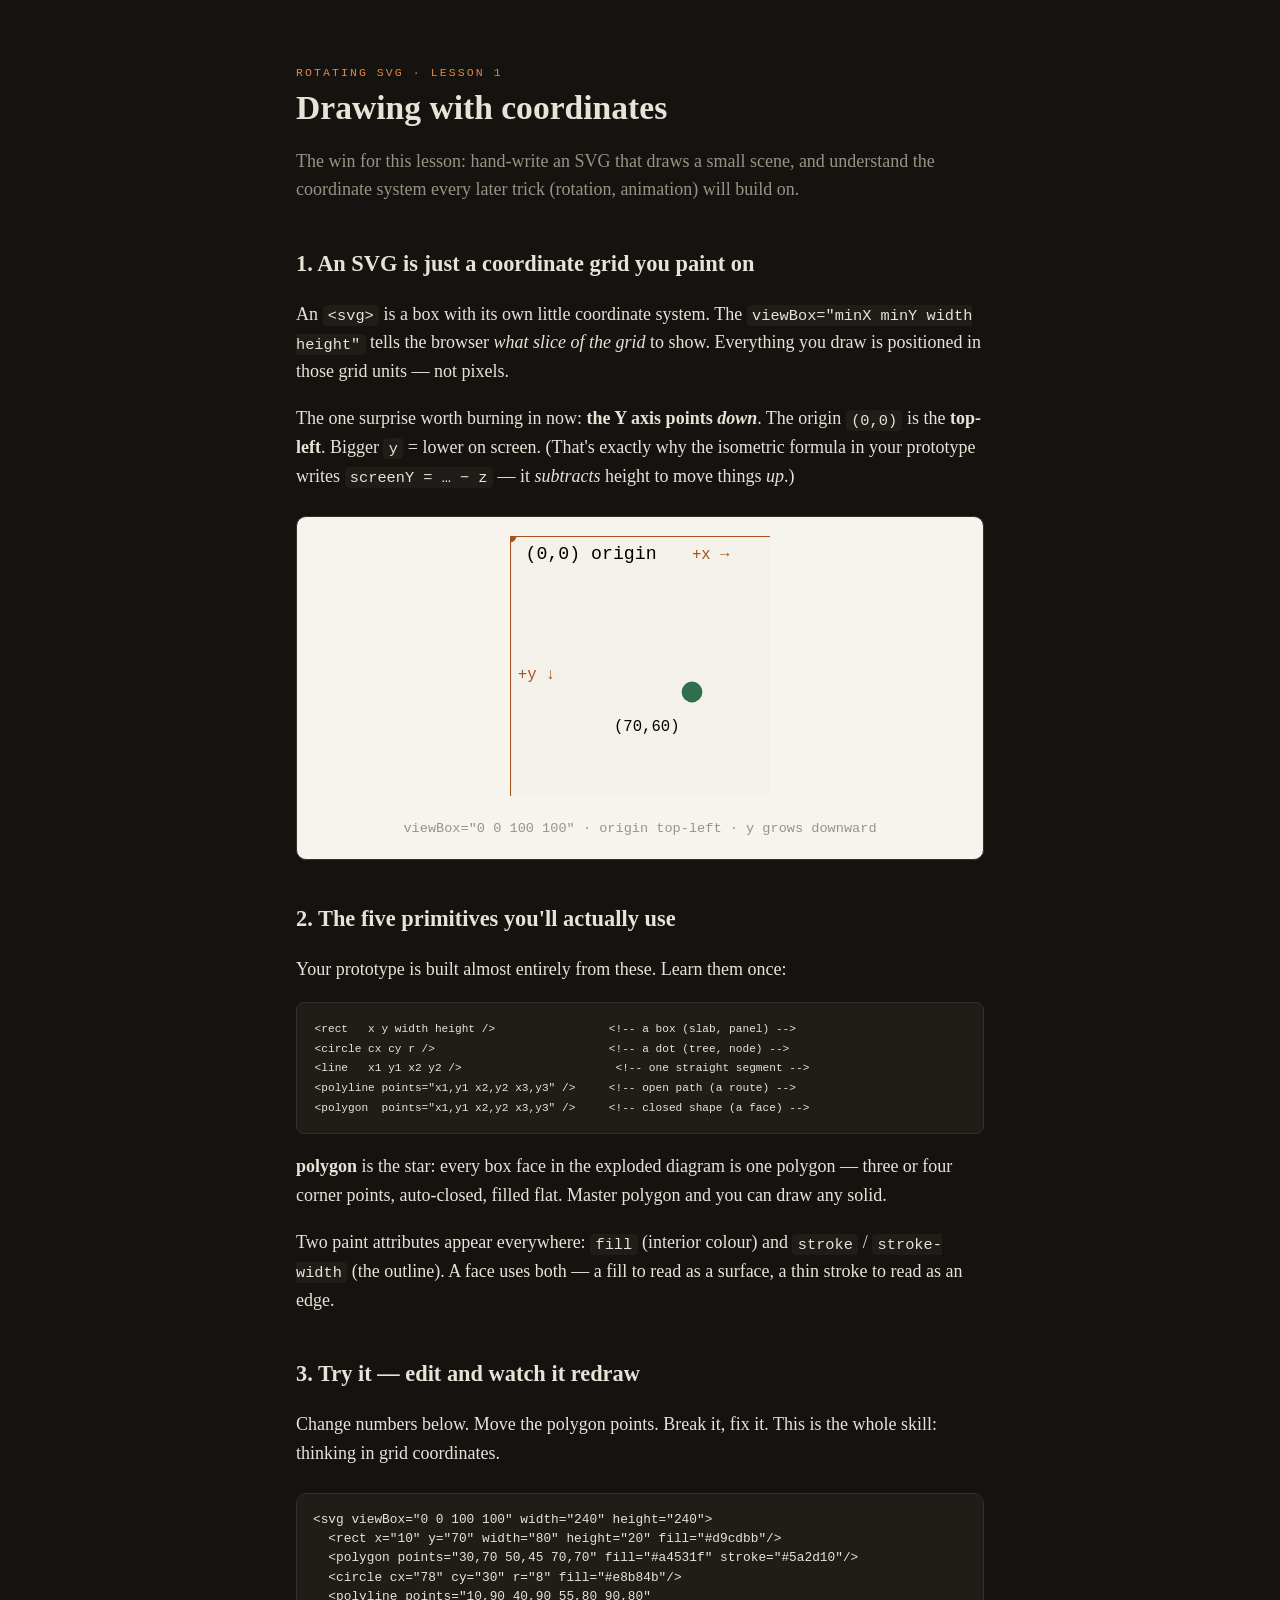
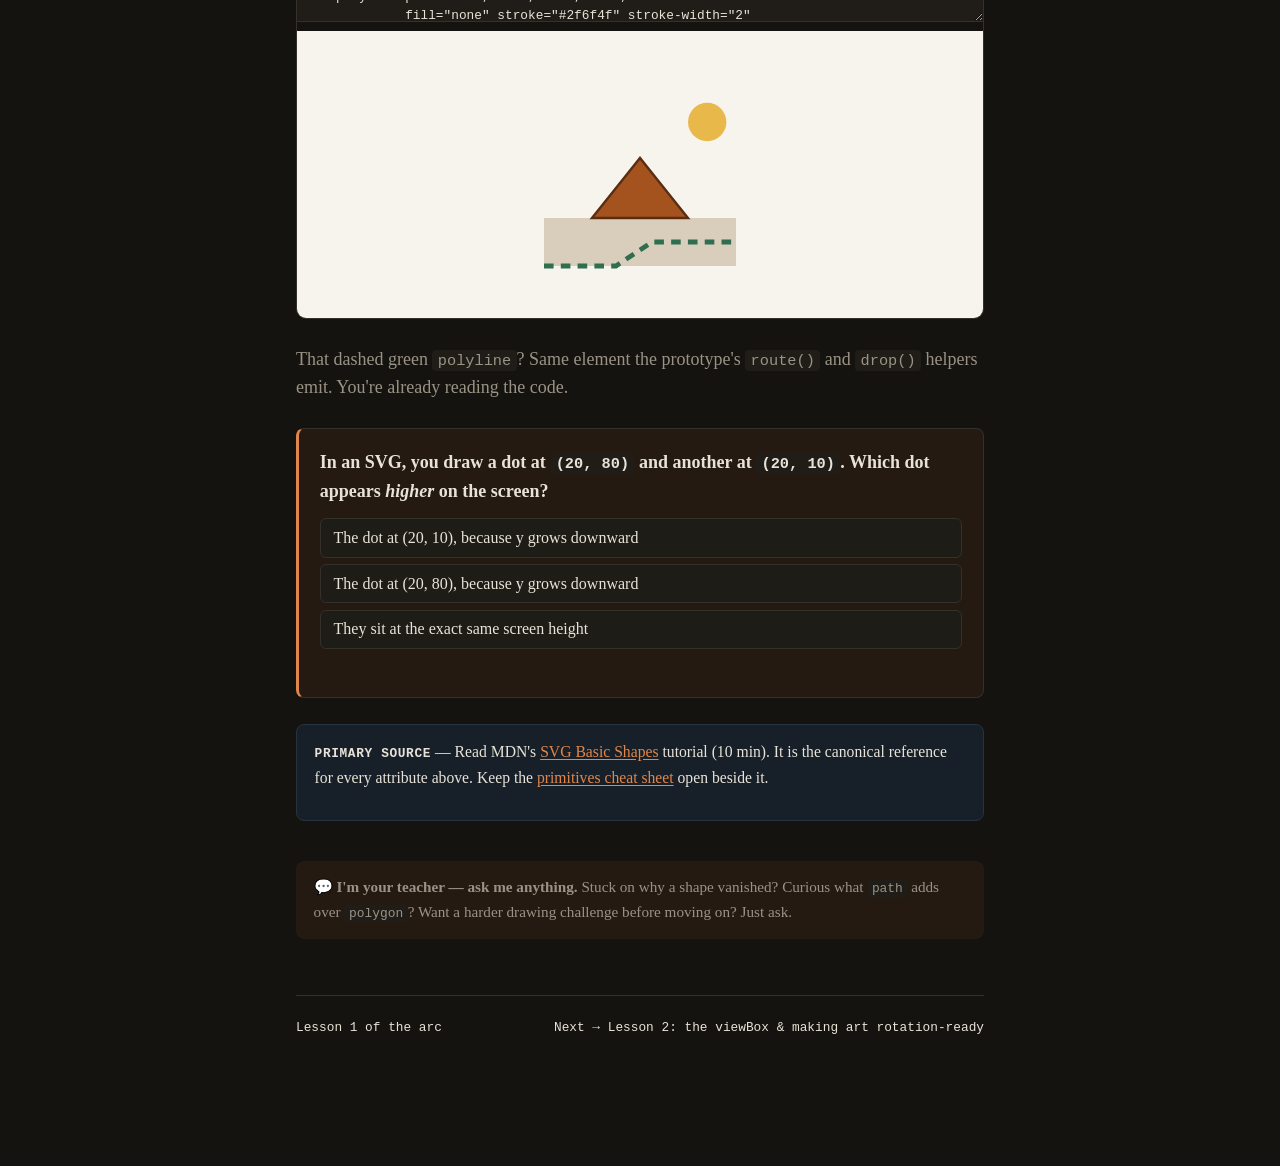
<file: .scratch/playground/learn-svg/lessons/0001-drawing-with-coordinates.html>
<!doctype html>
<html lang="en">
<head>
<meta charset="utf-8">
<meta name="viewport" content="width=device-width, initial-scale=1">
<title>Lesson 1 · Drawing with coordinates</title>
<link rel="stylesheet" href="../assets/course.css">
</head>
<body>

<p class="kicker">Rotating SVG · Lesson 1</p>
<h1>Drawing with coordinates</h1>
<p class="soft">The win for this lesson: hand-write an SVG that draws a small scene, and
understand the coordinate system every later trick (rotation, animation) will build on.</p>

<h2>1. An SVG is just a coordinate grid you paint on</h2>
<p>An <code>&lt;svg&gt;</code> is a box with its own little coordinate system. The
<code>viewBox="minX minY width height"</code> tells the browser <em>what slice of the
grid</em> to show. Everything you draw is positioned in those grid units — not pixels.</p>

<p>The one surprise worth burning in now: <b>the Y axis points <em>down</em></b>. The
origin <code>(0,0)</code> is the <b>top-left</b>. Bigger <code>y</code> = lower on screen.
(That's exactly why the isometric formula in your prototype writes
<code>screenY = … − z</code> — it <em>subtracts</em> height to move things <em>up</em>.)</p>

<div class="figure">
<svg viewBox="0 0 100 100" width="260" height="260" xmlns="http://www.w3.org/2000/svg">
  <rect x="0" y="0" width="100" height="100" fill="#f4f1ea"/>
  <!-- axes -->
  <line x1="0" y1="0" x2="100" y2="0" stroke="#a4531f" stroke-width="0.8"/>
  <line x1="0" y1="0" x2="0" y2="100" stroke="#a4531f" stroke-width="0.8"/>
  <circle cx="0" cy="0" r="2.5" fill="#a4531f"/>
  <text x="6" y="9" font-size="7" font-family="monospace">(0,0) origin</text>
  <text x="70" y="9" font-size="6" font-family="monospace" fill="#a4531f">+x →</text>
  <text x="3" y="55" font-size="6" font-family="monospace" fill="#a4531f">+y ↓</text>
  <circle cx="70" cy="60" r="4" fill="#2f6f4f"/>
  <text x="40" y="75" font-size="6" font-family="monospace">(70,60)</text>
</svg>
<figcaption>viewBox="0 0 100 100" · origin top-left · y grows downward</figcaption>
</div>

<h2>2. The five primitives you'll actually use</h2>
<p>Your prototype is built almost entirely from these. Learn them once:</p>
<pre><code>&lt;rect   x y width height /&gt;                 &lt;!-- a box (slab, panel) --&gt;
&lt;circle cx cy r /&gt;                          &lt;!-- a dot (tree, node) --&gt;
&lt;line   x1 y1 x2 y2 /&gt;                       &lt;!-- one straight segment --&gt;
&lt;polyline points="x1,y1 x2,y2 x3,y3" /&gt;     &lt;!-- open path (a route) --&gt;
&lt;polygon  points="x1,y1 x2,y2 x3,y3" /&gt;     &lt;!-- closed shape (a face) --&gt;</code></pre>
<p><b>polygon</b> is the star: every box face in the exploded diagram is one polygon —
three or four corner points, auto-closed, filled flat. Master polygon and you can draw
any solid.</p>

<p>Two paint attributes appear everywhere: <code>fill</code> (interior colour) and
<code>stroke</code> / <code>stroke-width</code> (the outline). A face uses both — a fill
to read as a surface, a thin stroke to read as an edge.</p>

<h2>3. Try it — edit and watch it redraw</h2>
<p>Change numbers below. Move the polygon points. Break it, fix it. This is the whole
skill: thinking in grid coordinates.</p>

<div class="tryit">
<textarea spellcheck="false" oninput="document.getElementById('out1').innerHTML=this.value">
<svg viewBox="0 0 100 100" width="240" height="240">
  <rect x="10" y="70" width="80" height="20" fill="#d9cdbb"/>
  <polygon points="30,70 50,45 70,70" fill="#a4531f" stroke="#5a2d10"/>
  <circle cx="78" cy="30" r="8" fill="#e8b84b"/>
  <polyline points="10,90 40,90 55,80 90,80"
            fill="none" stroke="#2f6f4f" stroke-width="2"
            stroke-dasharray="4 3"/>
</svg></textarea>
<div class="out" id="out1"></div>
</div>
<script>
  var ta = document.querySelector('.tryit textarea');
  document.getElementById('out1').innerHTML = ta.value;
</script>
<p class="soft">That dashed green <code>polyline</code>? Same element the prototype's
<code>route()</code> and <code>drop()</code> helpers emit. You're already reading the code.</p>

<div class="quiz" id="quiz">
  <div class="q">In an SVG, you draw a dot at <code>(20, 80)</code> and another at
  <code>(20, 10)</code>. Which dot appears <em>higher</em> on the screen?</div>
  <button onclick="ans(this,true)">The dot at (20, 10), because y grows downward</button>
  <button onclick="ans(this,false)">The dot at (20, 80), because y grows downward</button>
  <button onclick="ans(this,false)">They sit at the exact same screen height</button>
  <div class="fb" id="fb"></div>
</div>
<script>
function ans(btn, ok){
  var fb = document.getElementById('fb');
  document.querySelectorAll('#quiz button').forEach(function(b){b.disabled=true;});
  if(ok){ btn.className='correct'; fb.className='fb good';
    fb.textContent='Right. Smaller y = higher up. This is why height is subtracted, not added.'; }
  else { btn.className='wrong'; fb.className='fb bad';
    fb.textContent='Not quite — smaller y is higher. Re-read §1 and try the idea again.'; }
}
</script>

<div class="note"><b>PRIMARY SOURCE</b> — Read MDN's
<a href="https://developer.mozilla.org/en-US/docs/Web/SVG/Tutorial/Basic_shapes" target="_blank">SVG
Basic Shapes</a> tutorial (10 min). It is the canonical reference for every attribute above.
Keep the <a href="../reference/svg-primitives.html">primitives cheat sheet</a> open beside it.</p></div>

<div class="ask">💬 <b>I'm your teacher — ask me anything.</b> Stuck on why a shape vanished?
Curious what <code>path</code> adds over <code>polygon</code>? Want a harder drawing
challenge before moving on? Just ask.</div>

<div class="nav">
  <span>Lesson 1 of the arc</span>
  <span>Next → Lesson 2: the viewBox &amp; making art rotation-ready</span>
</div>

</body>
</html>
</file>
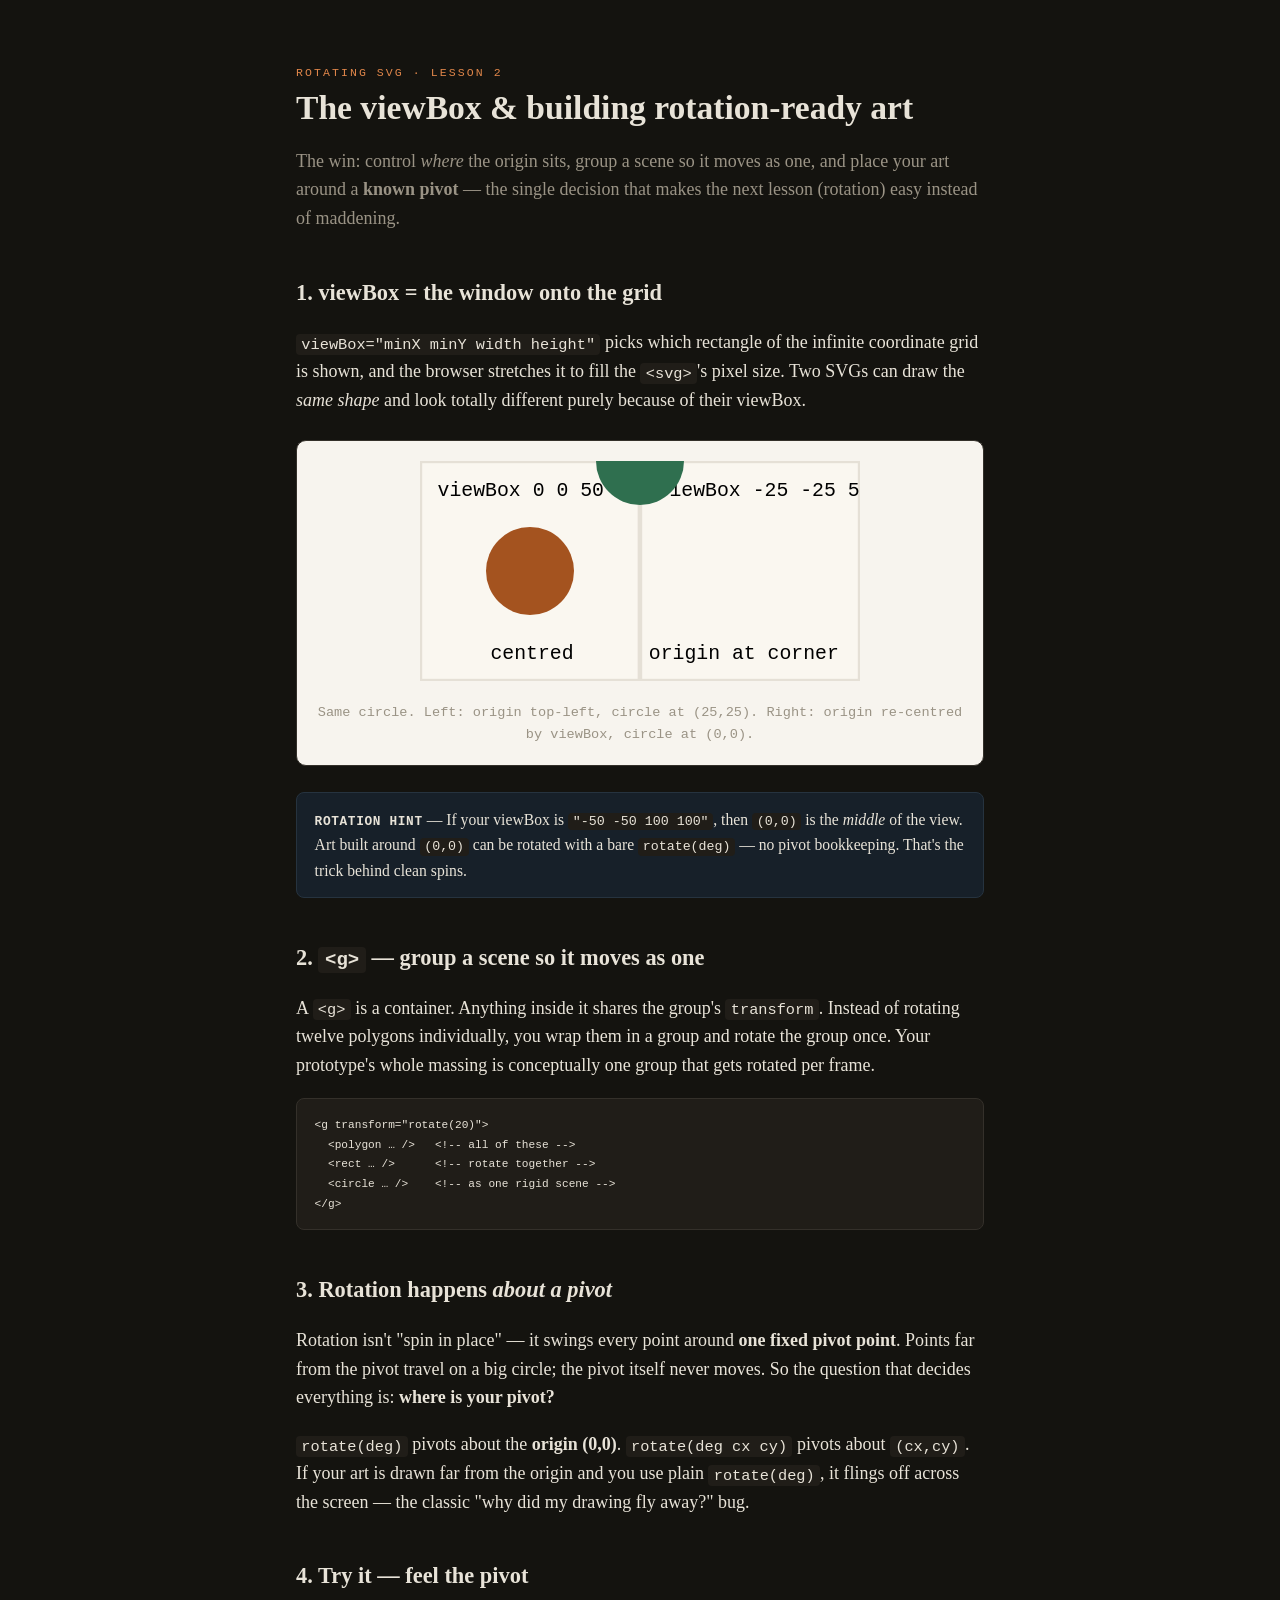
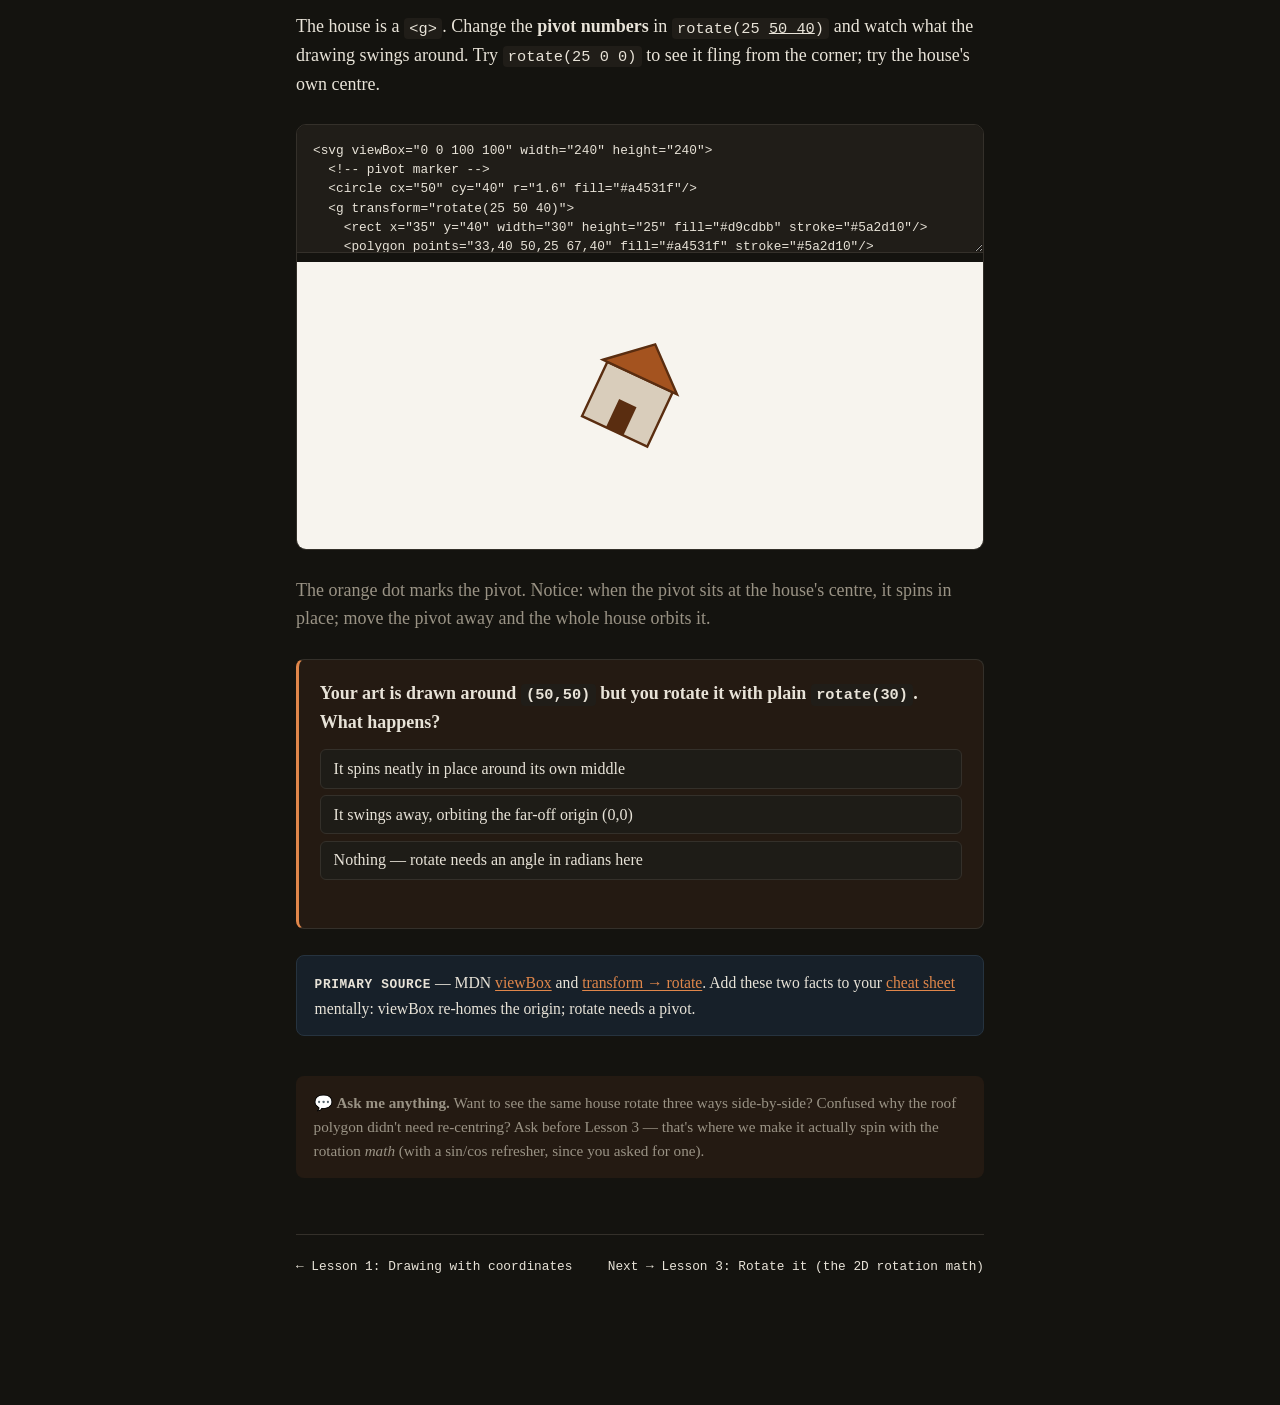
<file: .scratch/playground/learn-svg/lessons/0002-viewbox-and-rotation-ready.html>
<!doctype html>
<html lang="en">
<head>
<meta charset="utf-8">
<meta name="viewport" content="width=device-width, initial-scale=1">
<title>Lesson 2 · viewBox &amp; rotation-ready art</title>
<link rel="stylesheet" href="../assets/course.css">
</head>
<body>

<p class="kicker">Rotating SVG · Lesson 2</p>
<h1>The viewBox &amp; building rotation-ready art</h1>
<p class="soft">The win: control <em>where</em> the origin sits, group a scene so it moves as
one, and place your art around a <b>known pivot</b> — the single decision that makes the
next lesson (rotation) easy instead of maddening.</p>

<h2>1. viewBox = the window onto the grid</h2>
<p><code>viewBox="minX minY width height"</code> picks which rectangle of the infinite
coordinate grid is shown, and the browser stretches it to fill the <code>&lt;svg&gt;</code>'s
pixel size. Two SVGs can draw the <em>same shape</em> and look totally different purely
because of their viewBox.</p>

<div class="figure">
<svg viewBox="0 0 100 50" width="440" height="220" xmlns="http://www.w3.org/2000/svg">
  <g transform="translate(0,0)">
    <rect x="0" y="0" width="50" height="50" fill="#faf7f0" stroke="#e5e0d6"/>
    <text x="4" y="8" font-size="4.5" font-family="monospace">viewBox 0 0 50 50</text>
    <circle cx="25" cy="25" r="10" fill="#a4531f"/>
    <text x="16" y="45" font-size="4.5" font-family="monospace">centred</text>
  </g>
  <g transform="translate(50,0)">
    <rect x="0" y="0" width="50" height="50" fill="#faf7f0" stroke="#e5e0d6"/>
    <text x="4" y="8" font-size="4.5" font-family="monospace">viewBox -25 -25 50 50</text>
    <circle cx="0" cy="0" r="10" fill="#2f6f4f"/>
    <text x="2" y="45" font-size="4.5" font-family="monospace">origin at corner</text>
  </g>
</svg>
<figcaption>Same circle. Left: origin top-left, circle at (25,25). Right: origin re-centred by viewBox, circle at (0,0).</figcaption>
</div>

<div class="note"><b>ROTATION HINT</b> — If your viewBox is
<code>"-50 -50 100 100"</code>, then <code>(0,0)</code> is the <em>middle</em> of the view.
Art built around <code>(0,0)</code> can be rotated with a bare <code>rotate(deg)</code> —
no pivot bookkeeping. That's the trick behind clean spins.</div>

<h2>2. <code>&lt;g&gt;</code> — group a scene so it moves as one</h2>
<p>A <code>&lt;g&gt;</code> is a container. Anything inside it shares the group's
<code>transform</code>. Instead of rotating twelve polygons individually, you wrap them in a
group and rotate the group once. Your prototype's whole massing is conceptually one
group that gets rotated per frame.</p>

<pre><code>&lt;g transform="rotate(20)"&gt;
  &lt;polygon … /&gt;   &lt;!-- all of these --&gt;
  &lt;rect … /&gt;      &lt;!-- rotate together --&gt;
  &lt;circle … /&gt;    &lt;!-- as one rigid scene --&gt;
&lt;/g&gt;</code></pre>

<h2>3. Rotation happens <em>about a pivot</em></h2>
<p>Rotation isn't "spin in place" — it swings every point around <b>one fixed pivot
point</b>. Points far from the pivot travel on a big circle; the pivot itself never moves.
So the question that decides everything is: <b>where is your pivot?</b></p>

<p><code>rotate(deg)</code> pivots about the <b>origin (0,0)</b>.
<code>rotate(deg cx cy)</code> pivots about <code>(cx,cy)</code>. If your art is drawn far
from the origin and you use plain <code>rotate(deg)</code>, it flings off across the screen
— the classic "why did my drawing fly away?" bug.</p>

<h2>4. Try it — feel the pivot</h2>
<p>The house is a <code>&lt;g&gt;</code>. Change the <b>pivot numbers</b> in
<code>rotate(25 <u>50 40</u>)</code> and watch what the drawing swings around. Try
<code>rotate(25 0 0)</code> to see it fling from the corner; try the house's own centre.</p>

<div class="tryit">
<textarea spellcheck="false" oninput="document.getElementById('out2').innerHTML=this.value">
<svg viewBox="0 0 100 100" width="240" height="240">
  <!-- pivot marker -->
  <circle cx="50" cy="40" r="1.6" fill="#a4531f"/>
  <g transform="rotate(25 50 40)">
    <rect x="35" y="40" width="30" height="25" fill="#d9cdbb" stroke="#5a2d10"/>
    <polygon points="33,40 50,25 67,40" fill="#a4531f" stroke="#5a2d10"/>
    <rect x="46" y="52" width="8" height="13" fill="#5a2d10"/>
  </g>
</svg></textarea>
<div class="out" id="out2"></div>
</div>
<script>
  var ta2 = document.querySelector('.tryit textarea');
  document.getElementById('out2').innerHTML = ta2.value;
</script>
<p class="soft">The orange dot marks the pivot. Notice: when the pivot sits at the house's
centre, it spins in place; move the pivot away and the whole house orbits it.</p>

<div class="quiz" id="quiz">
  <div class="q">Your art is drawn around <code>(50,50)</code> but you rotate it with plain
  <code>rotate(30)</code>. What happens?</div>
  <button onclick="ans(this,false)">It spins neatly in place around its own middle</button>
  <button onclick="ans(this,true)">It swings away, orbiting the far-off origin (0,0)</button>
  <button onclick="ans(this,false)">Nothing — rotate needs an angle in radians here</button>
  <div class="fb" id="fb"></div>
</div>
<script>
function ans(btn, ok){
  var fb = document.getElementById('fb');
  document.querySelectorAll('#quiz button').forEach(function(b){b.disabled=true;});
  if(ok){ btn.className='correct'; fb.className='fb good';
    fb.textContent='Exactly. rotate(30) pivots about (0,0). Either pass rotate(30 50 50), or build art around the origin via the viewBox.'; }
  else { btn.className='wrong'; fb.className='fb bad';
    fb.textContent='Re-read §3: plain rotate() uses the origin as pivot, so far-off art orbits away.'; }
}
</script>

<div class="note"><b>PRIMARY SOURCE</b> — MDN
<a href="https://developer.mozilla.org/en-US/docs/Web/SVG/Attribute/viewBox" target="_blank">viewBox</a>
and
<a href="https://developer.mozilla.org/en-US/docs/Web/SVG/Attribute/transform#rotate" target="_blank">transform → rotate</a>.
Add these two facts to your <a href="../reference/svg-primitives.html">cheat sheet</a> mentally:
viewBox re-homes the origin; rotate needs a pivot.</div>

<div class="ask">💬 <b>Ask me anything.</b> Want to see the same house rotate three ways
side-by-side? Confused why the roof polygon didn't need re-centring? Ask before Lesson 3 —
that's where we make it actually spin with the rotation <em>math</em> (with a sin/cos
refresher, since you asked for one).</div>

<div class="nav">
  <span>← Lesson 1: Drawing with coordinates</span>
  <span>Next → Lesson 3: Rotate it (the 2D rotation math)</span>
</div>

</body>
</html>
</file>
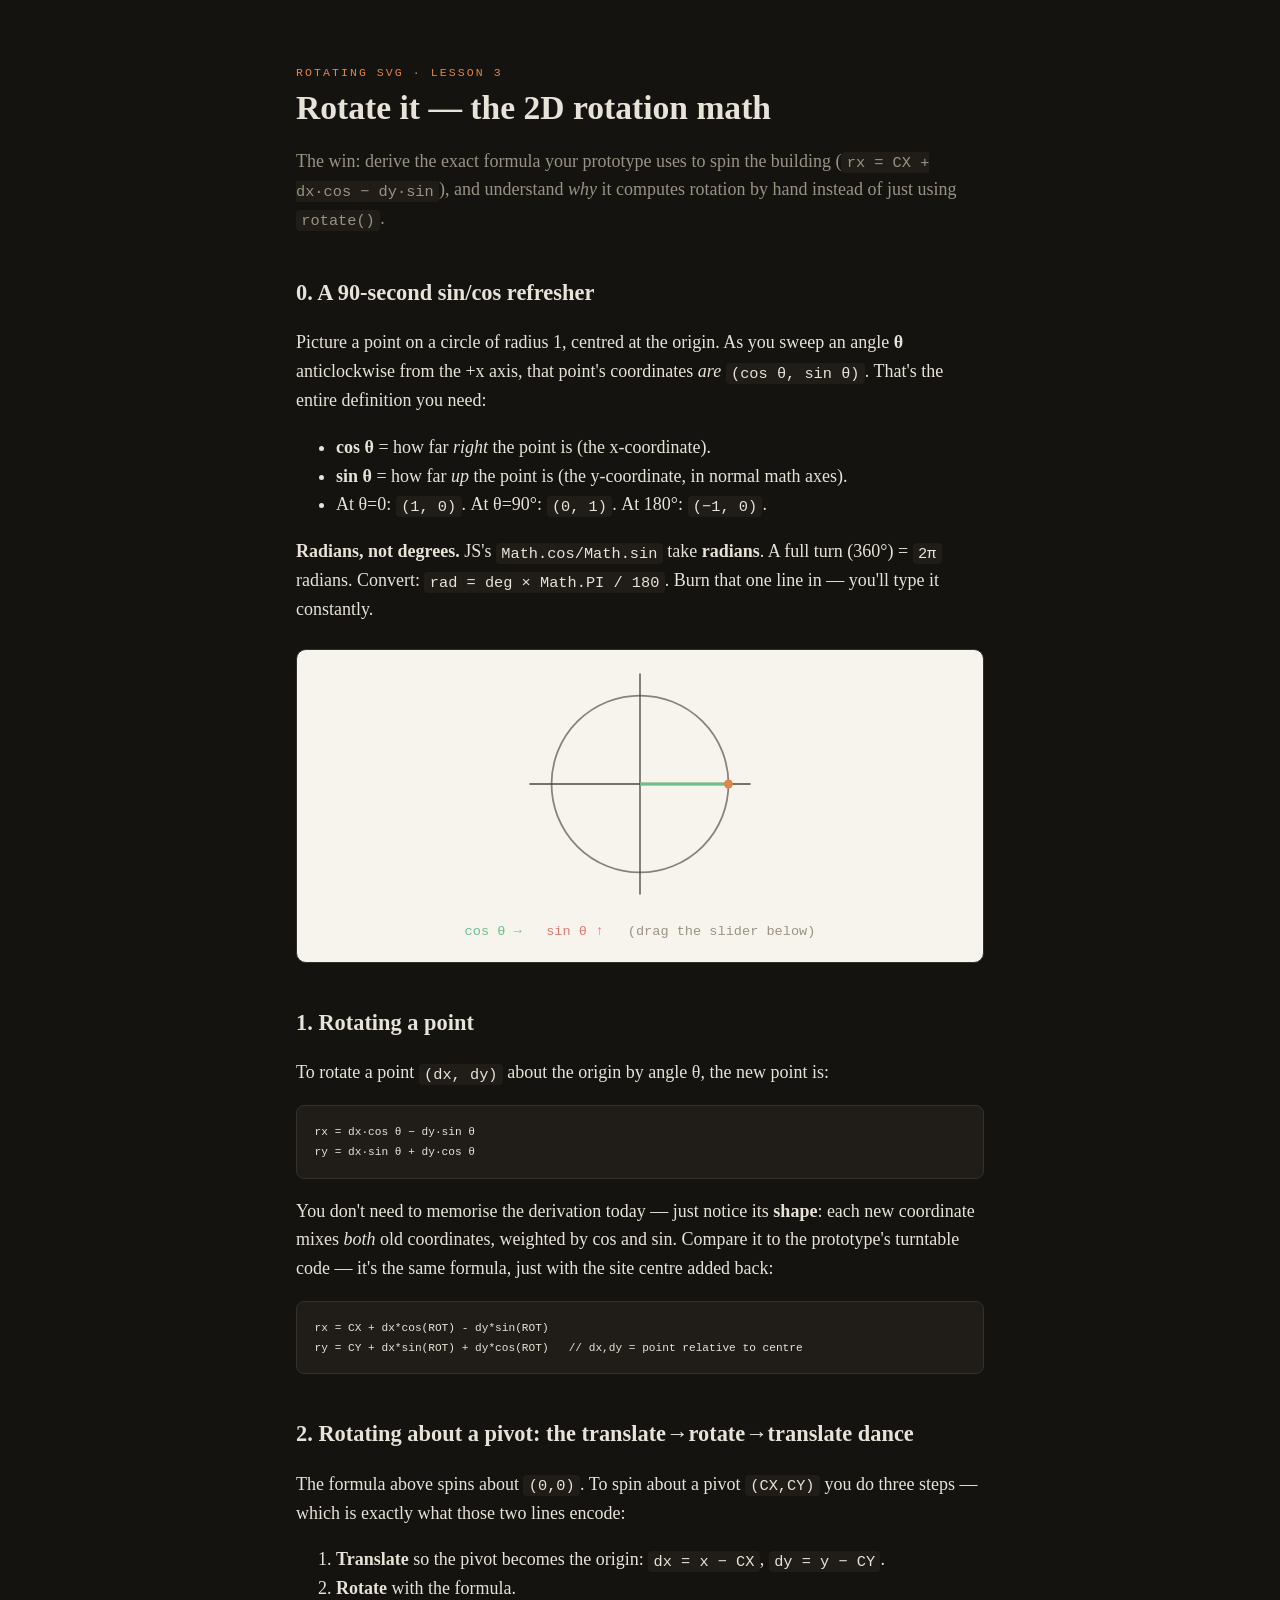
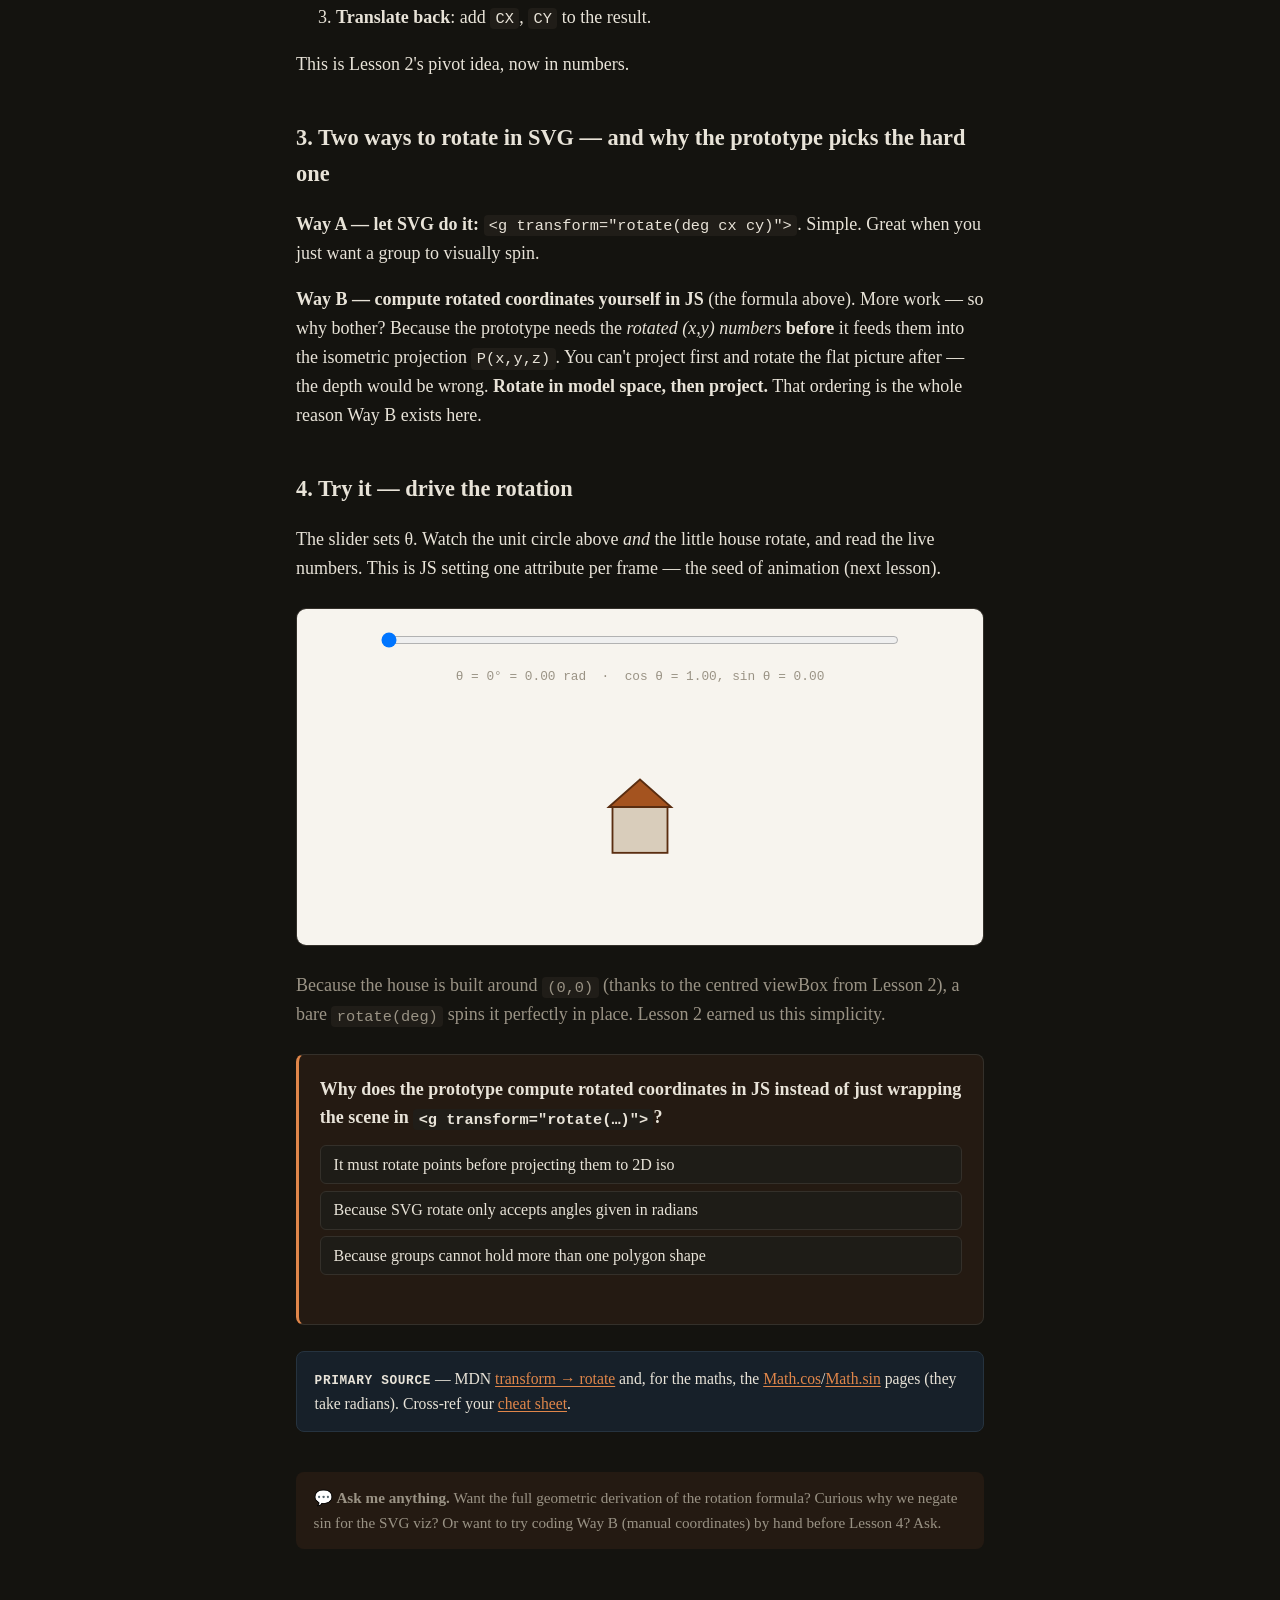
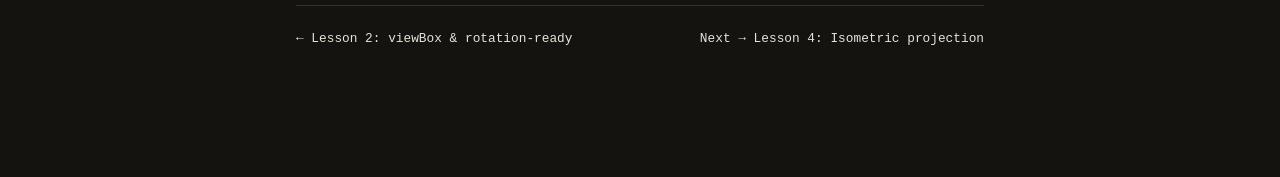
<file: .scratch/playground/learn-svg/lessons/0003-rotate-it.html>
<!doctype html>
<html lang="en">
<head>
<meta charset="utf-8">
<meta name="viewport" content="width=device-width, initial-scale=1">
<title>Lesson 3 · Rotate it</title>
<link rel="stylesheet" href="../assets/course.css">
</head>
<body>

<p class="kicker">Rotating SVG · Lesson 3</p>
<h1>Rotate it — the 2D rotation math</h1>
<p class="soft">The win: derive the exact formula your prototype uses to spin the building
(<code>rx = CX + dx·cos − dy·sin</code>), and understand <em>why</em> it computes rotation
by hand instead of just using <code>rotate()</code>.</p>

<h2>0. A 90-second sin/cos refresher</h2>
<p>Picture a point on a circle of radius 1, centred at the origin. As you sweep an angle
<b>θ</b> anticlockwise from the +x axis, that point's coordinates <em>are</em>
<code>(cos θ, sin θ)</code>. That's the entire definition you need:</p>
<ul>
<li><b>cos θ</b> = how far <em>right</em> the point is (the x-coordinate).</li>
<li><b>sin θ</b> = how far <em>up</em> the point is (the y-coordinate, in normal math axes).</li>
<li>At θ=0: <code>(1, 0)</code>. At θ=90°: <code>(0, 1)</code>. At 180°: <code>(−1, 0)</code>.</li>
</ul>
<p><b>Radians, not degrees.</b> JS's <code>Math.cos/Math.sin</code> take
<b>radians</b>. A full turn (360°) = <code>2π</code> radians. Convert:
<code>rad = deg × Math.PI / 180</code>. Burn that one line in — you'll type it constantly.</p>

<div class="figure">
<svg id="uc" viewBox="-1.3 -1.3 2.6 2.6" width="230" height="230" xmlns="http://www.w3.org/2000/svg">
  <circle cx="0" cy="0" r="1" fill="none" stroke="#8a8375" stroke-width="0.02"/>
  <line x1="-1.25" y1="0" x2="1.25" y2="0" stroke="#4a463f" stroke-width="0.015"/>
  <line x1="0" y1="-1.25" x2="0" y2="1.25" stroke="#4a463f" stroke-width="0.015"/>
  <line id="uc-r" x1="0" y1="0" x2="1" y2="0" stroke="#e0864a" stroke-width="0.03"/>
  <line id="uc-cos" x1="0" y1="0" x2="1" y2="0" stroke="#6bbf8a" stroke-width="0.035"/>
  <line id="uc-sin" x1="1" y1="0" x2="1" y2="0" stroke="#e07a6f" stroke-width="0.035"/>
  <circle id="uc-p" cx="1" cy="0" r="0.05" fill="#e0864a"/>
</svg>
<figcaption><span style="color:#6bbf8a">cos θ →</span> &nbsp;
<span style="color:#e07a6f">sin θ ↑</span> &nbsp; (drag the slider below)</figcaption>
</div>

<h2>1. Rotating a point</h2>
<p>To rotate a point <code>(dx, dy)</code> about the origin by angle θ, the new point is:</p>
<pre><code>rx = dx·cos θ − dy·sin θ
ry = dx·sin θ + dy·cos θ</code></pre>
<p>You don't need to memorise the derivation today — just notice its <b>shape</b>: each new
coordinate mixes <em>both</em> old coordinates, weighted by cos and sin. Compare it to the
prototype's turntable code — it's the same formula, just with the site centre added back:</p>
<pre><code>rx = CX + dx*cos(ROT) - dy*sin(ROT)
ry = CY + dx*sin(ROT) + dy*cos(ROT)   // dx,dy = point relative to centre</code></pre>

<h2>2. Rotating about a pivot: the translate→rotate→translate dance</h2>
<p>The formula above spins about <code>(0,0)</code>. To spin about a pivot
<code>(CX,CY)</code> you do three steps — which is exactly what those two lines encode:</p>
<ol>
<li><b>Translate</b> so the pivot becomes the origin: <code>dx = x − CX</code>, <code>dy = y − CY</code>.</li>
<li><b>Rotate</b> with the formula.</li>
<li><b>Translate back</b>: add <code>CX</code>, <code>CY</code> to the result.</li>
</ol>
<p>This is Lesson 2's pivot idea, now in numbers.</p>

<h2>3. Two ways to rotate in SVG — and why the prototype picks the hard one</h2>
<p><b>Way A — let SVG do it:</b> <code>&lt;g transform="rotate(deg cx cy)"&gt;</code>.
Simple. Great when you just want a group to visually spin.</p>
<p><b>Way B — compute rotated coordinates yourself in JS</b> (the formula above). More work
— so why bother? Because the prototype needs the <em>rotated (x,y) numbers</em>
<b>before</b> it feeds them into the isometric projection <code>P(x,y,z)</code>. You can't
project first and rotate the flat picture after — the depth would be wrong. <b>Rotate in
model space, then project.</b> That ordering is the whole reason Way B exists here.</p>

<h2>4. Try it — drive the rotation</h2>
<p>The slider sets θ. Watch the unit circle above <em>and</em> the little house rotate,
and read the live numbers. This is JS setting one attribute per frame — the seed of
animation (next lesson).</p>

<div class="tryit">
  <div class="out">
    <input id="ang" type="range" min="0" max="360" value="0" style="width:80%">
    <div style="font-family:var(--mono);font-size:.8rem;margin:.6rem 0;color:#9a9385">
      θ = <span id="deg">0</span>° = <span id="rad">0.00</span> rad &nbsp;·&nbsp;
      cos θ = <span id="cos">1.00</span>, sin θ = <span id="sin">0.00</span>
    </div>
    <svg viewBox="-60 -60 120 120" width="220" height="220">
      <circle cx="0" cy="0" r="1.5" fill="#e0864a"/>
      <g id="house">
        <rect x="-15" y="0" width="30" height="25" fill="#d9cdbb" stroke="#5a2d10"/>
        <polygon points="-17,0 0,-15 17,0" fill="#a4531f" stroke="#5a2d10"/>
      </g>
    </svg>
  </div>
</div>
<script>
(function(){
  var ang = document.getElementById('ang');
  function upd(){
    var deg = +ang.value, rad = deg * Math.PI/180;
    document.getElementById('deg').textContent = deg;
    document.getElementById('rad').textContent = rad.toFixed(2);
    document.getElementById('cos').textContent = Math.cos(rad).toFixed(2);
    document.getElementById('sin').textContent = Math.sin(rad).toFixed(2);
    // Way A: let SVG rotate the group (pivot = origin, which is the view centre)
    document.getElementById('house').setAttribute('transform','rotate('+deg+')');
    // unit-circle viz (note: SVG y is down, so we negate sin to draw "up")
    var cx=Math.cos(rad), sy=Math.sin(rad);
    document.getElementById('uc-r').setAttribute('x2',cx);
    document.getElementById('uc-r').setAttribute('y2',-sy);
    document.getElementById('uc-p').setAttribute('cx',cx);
    document.getElementById('uc-p').setAttribute('cy',-sy);
    document.getElementById('uc-cos').setAttribute('x2',cx);
    document.getElementById('uc-sin').setAttribute('x1',cx);
    document.getElementById('uc-sin').setAttribute('y1',0);
    document.getElementById('uc-sin').setAttribute('x2',cx);
    document.getElementById('uc-sin').setAttribute('y2',-sy);
  }
  ang.addEventListener('input', upd); upd();
})();
</script>
<p class="soft">Because the house is built around <code>(0,0)</code> (thanks to the centred
viewBox from Lesson 2), a bare <code>rotate(deg)</code> spins it perfectly in place. Lesson
2 earned us this simplicity.</p>

<div class="quiz" id="quiz">
  <div class="q">Why does the prototype compute rotated coordinates in JS instead of just
  wrapping the scene in <code>&lt;g transform="rotate(…)"&gt;</code>?</div>
  <button onclick="ans(this,true)">It must rotate points before projecting them to 2D iso</button>
  <button onclick="ans(this,false)">Because SVG rotate only accepts angles given in radians</button>
  <button onclick="ans(this,false)">Because groups cannot hold more than one polygon shape</button>
  <div class="fb" id="fb"></div>
</div>
<script>
function ans(btn, ok){
  var fb = document.getElementById('fb');
  document.querySelectorAll('#quiz button').forEach(function(b){b.disabled=true;});
  if(ok){ btn.className='correct'; fb.className='fb good';
    fb.textContent='Right. Rotate in model space, THEN project — so it needs the rotated numbers first. And the depth-sort must be redone against those rotated positions.'; }
  else { btn.className='wrong'; fb.className='fb bad';
    fb.textContent='Re-read §3: the reason is ordering — rotate before projecting; SVG rotate() takes degrees, and groups hold many shapes.'; }
}
</script>

<div class="note"><b>PRIMARY SOURCE</b> — MDN
<a href="https://developer.mozilla.org/en-US/docs/Web/SVG/Attribute/transform#rotate" target="_blank">transform → rotate</a>
and, for the maths, the
<a href="https://developer.mozilla.org/en-US/docs/Web/JavaScript/Reference/Global_Objects/Math/cos" target="_blank">Math.cos</a>/<a href="https://developer.mozilla.org/en-US/docs/Web/JavaScript/Reference/Global_Objects/Math/sin" target="_blank">Math.sin</a>
pages (they take radians). Cross-ref your <a href="../reference/svg-primitives.html">cheat sheet</a>.</div>

<div class="ask">💬 <b>Ask me anything.</b> Want the full geometric derivation of the rotation
formula? Curious why we negate sin for the SVG viz? Or want to try coding Way B (manual
coordinates) by hand before Lesson 4? Ask.</div>

<div class="nav">
  <span>← Lesson 2: viewBox &amp; rotation-ready</span>
  <span>Next → Lesson 4: Isometric projection</span>
</div>

</body>
</html>
</file>
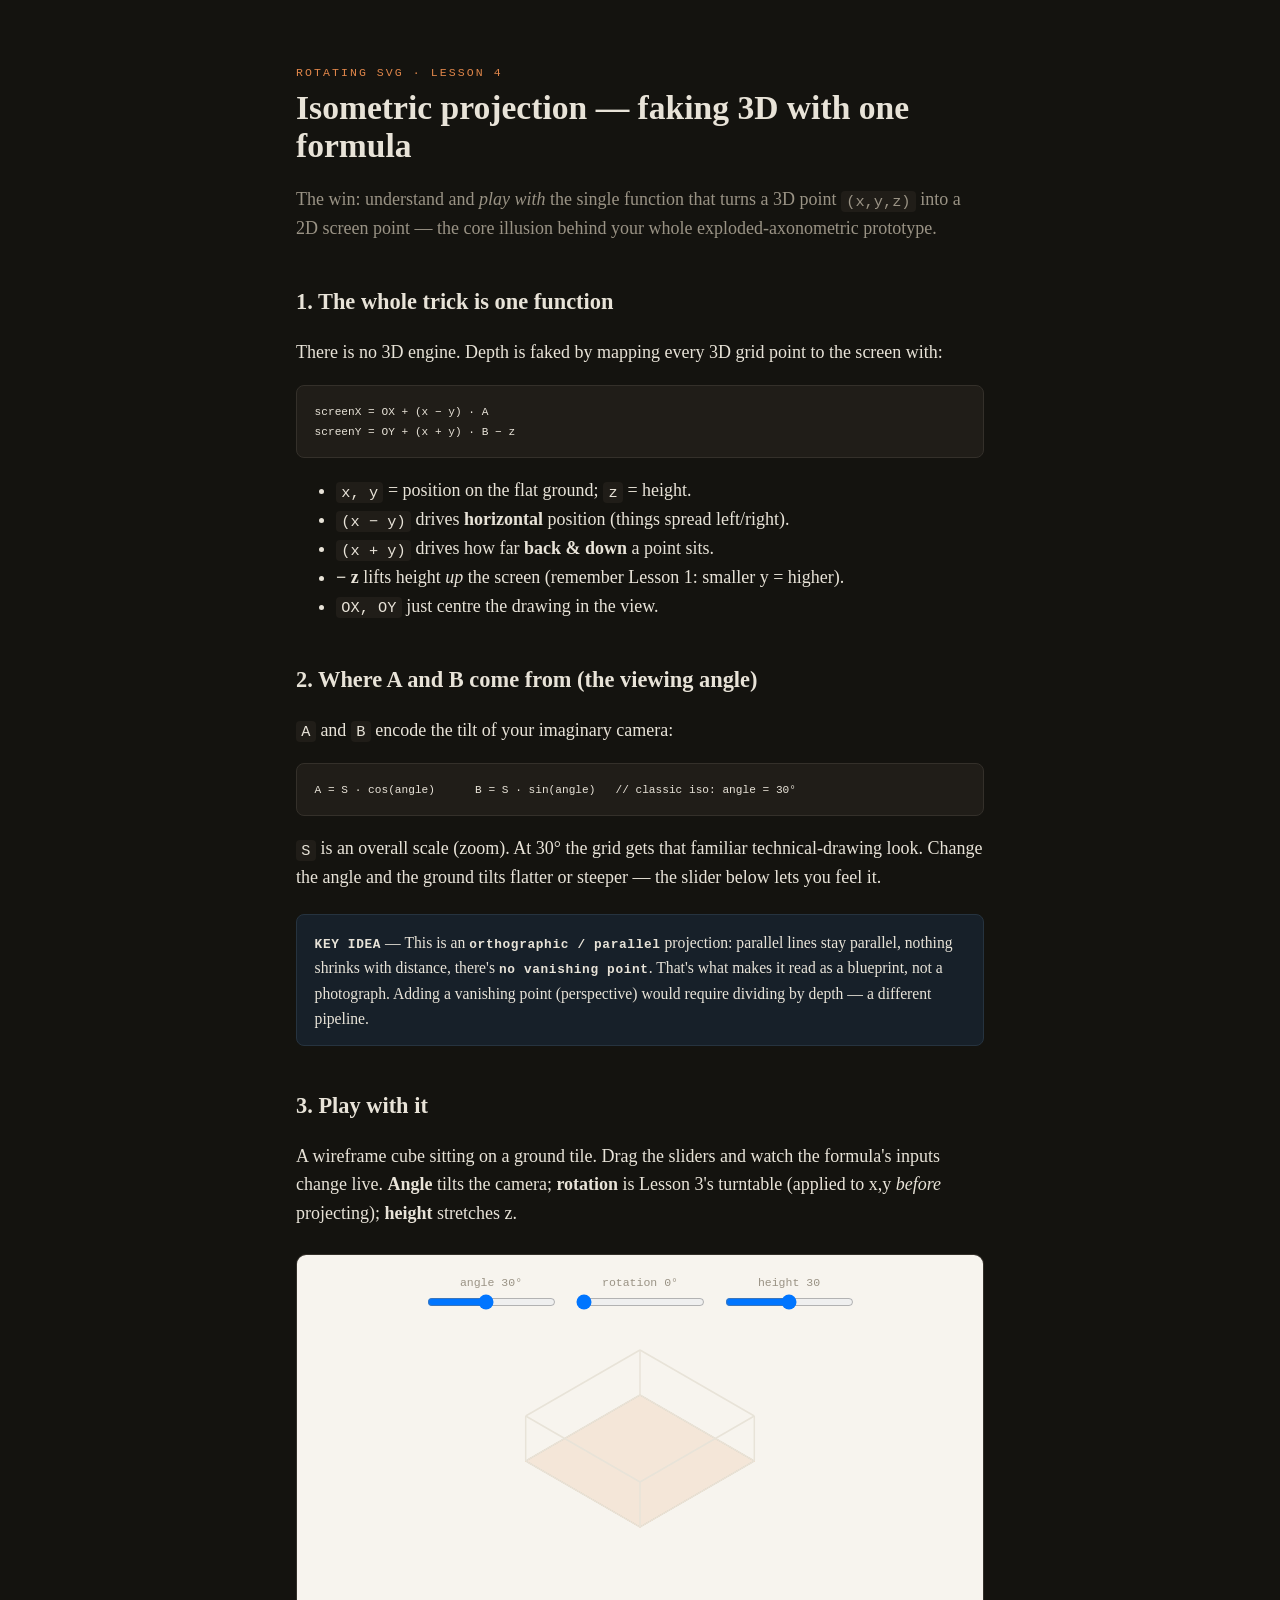
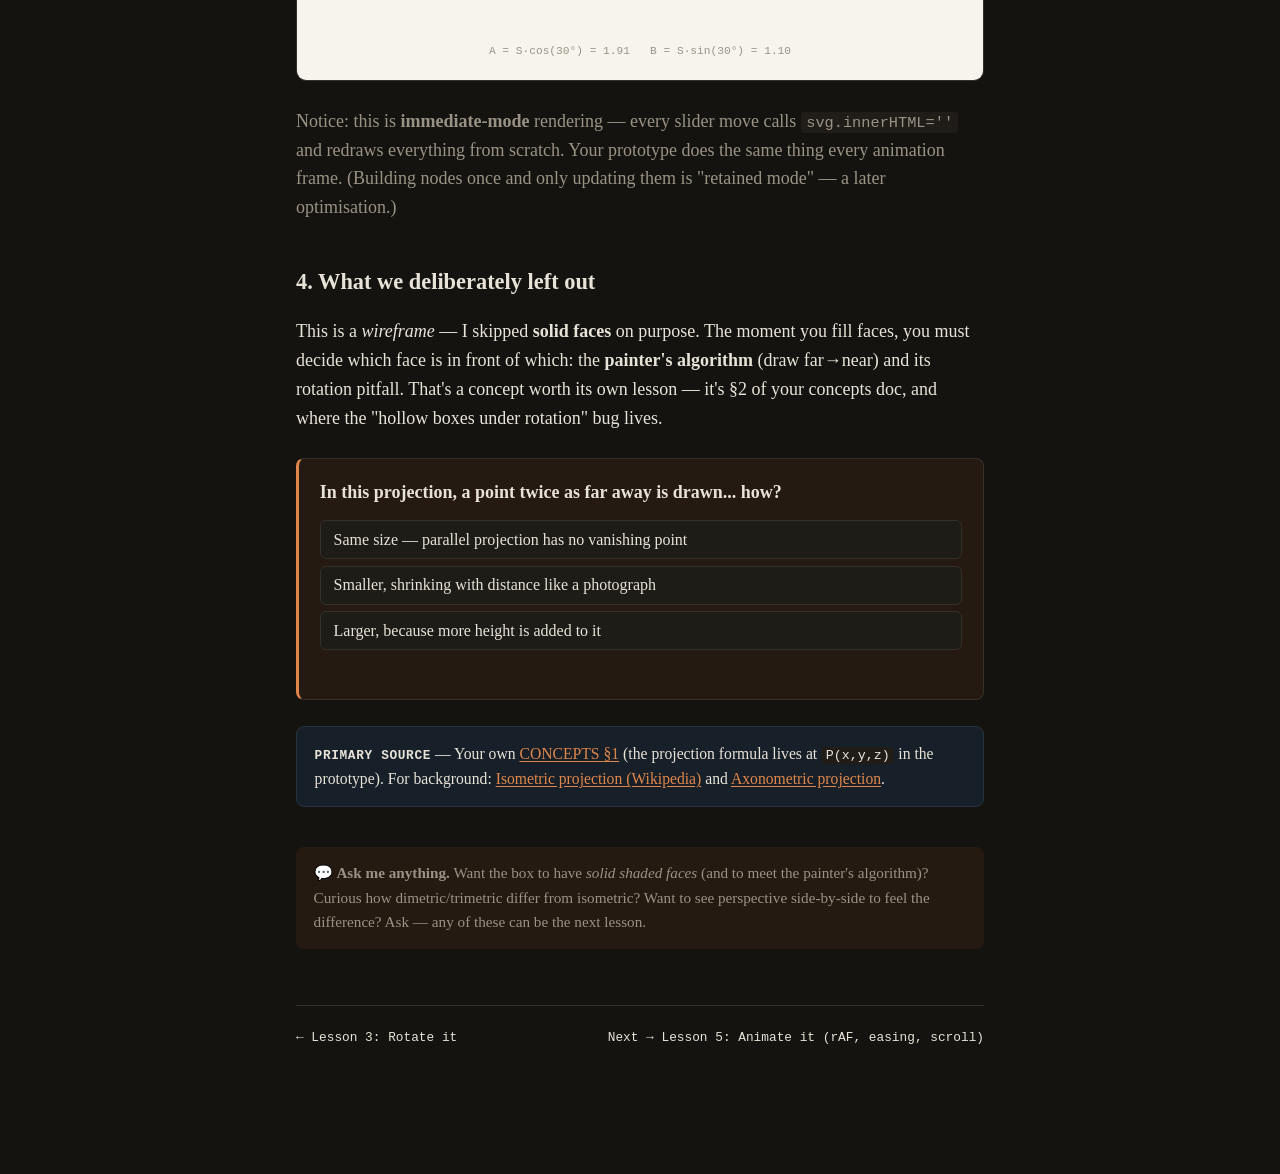
<file: .scratch/playground/learn-svg/lessons/0004-isometric-projection.html>
<!doctype html>
<html lang="en">
<head>
<meta charset="utf-8">
<meta name="viewport" content="width=device-width, initial-scale=1">
<title>Lesson 4 · Isometric projection</title>
<link rel="stylesheet" href="../assets/course.css">
</head>
<body>

<p class="kicker">Rotating SVG · Lesson 4</p>
<h1>Isometric projection — faking 3D with one formula</h1>
<p class="soft">The win: understand and <em>play with</em> the single function that turns a
3D point <code>(x,y,z)</code> into a 2D screen point — the core illusion behind your whole
exploded-axonometric prototype.</p>

<h2>1. The whole trick is one function</h2>
<p>There is no 3D engine. Depth is faked by mapping every 3D grid point to the screen with:</p>
<pre><code>screenX = OX + (x − y) · A
screenY = OY + (x + y) · B − z</code></pre>
<ul>
<li><code>x, y</code> = position on the flat ground; <code>z</code> = height.</li>
<li><code>(x − y)</code> drives <b>horizontal</b> position (things spread left/right).</li>
<li><code>(x + y)</code> drives how far <b>back &amp; down</b> a point sits.</li>
<li><b>− z</b> lifts height <em>up</em> the screen (remember Lesson 1: smaller y = higher).</li>
<li><code>OX, OY</code> just centre the drawing in the view.</li>
</ul>

<h2>2. Where A and B come from (the viewing angle)</h2>
<p><code>A</code> and <code>B</code> encode the tilt of your imaginary camera:</p>
<pre><code>A = S · cos(angle)      B = S · sin(angle)   // classic iso: angle = 30°</code></pre>
<p><code>S</code> is an overall scale (zoom). At 30° the grid gets that familiar
technical-drawing look. Change the angle and the ground tilts flatter or steeper — the
slider below lets you feel it.</p>

<div class="note"><b>KEY IDEA</b> — This is an <b>orthographic / parallel</b> projection:
parallel lines stay parallel, nothing shrinks with distance, there's <b>no vanishing
point</b>. That's what makes it read as a blueprint, not a photograph. Adding a
vanishing point (perspective) would require dividing by depth — a different pipeline.</div>

<h2>3. Play with it</h2>
<p>A wireframe cube sitting on a ground tile. Drag the sliders and watch the formula's
inputs change live. <b>Angle</b> tilts the camera; <b>rotation</b> is Lesson 3's turntable
(applied to x,y <em>before</em> projecting); <b>height</b> stretches z.</p>

<div class="tryit">
  <div class="out">
    <div style="display:flex;flex-wrap:wrap;gap:1rem;justify-content:center;font-family:var(--mono);font-size:.72rem;color:#9a9385;margin-bottom:.6rem">
      <label>angle <span id="la">30</span>°<br><input id="s-ang" type="range" min="5" max="60" value="30"></label>
      <label>rotation <span id="lr">0</span>°<br><input id="s-rot" type="range" min="0" max="360" value="0"></label>
      <label>height <span id="lh">30</span><br><input id="s-h" type="range" min="0" max="60" value="30"></label>
    </div>
    <svg id="iso" viewBox="-100 -100 200 200" width="300" height="300"></svg>
    <div id="readout" style="font-family:var(--mono);font-size:.7rem;color:#9a9385;margin-top:.5rem"></div>
  </div>
</div>

<script>
(function(){
  var NS = "http://www.w3.org/2000/svg";
  var svg = document.getElementById('iso');
  var S = 2.2;                 // zoom
  var OX = 0, OY = -10;        // centre in view

  // 8 corners of a box on the ground grid. Ground square spans -20..20 in x,y.
  // z is set per-corner: 0 = ground, H = top.
  function corners(H){
    return [
      [-20,-20,0],[20,-20,0],[20,20,0],[-20,20,0],   // bottom face 0..3
      [-20,-20,H],[20,-20,H],[20,20,H],[-20,20,H]     // top face    4..7
    ];
  }
  var edges = [[0,1],[1,2],[2,3],[3,0],[4,5],[5,6],[6,7],[7,4],[0,4],[1,5],[2,6],[3,7]];

  // Project one (x,y,z): rotate x,y about centre (0,0) by ROT, then isometric-project.
  function P(x,y,z, A,B, rot){
    var c = Math.cos(rot), s = Math.sin(rot);
    var rx = x*c - y*s;        // Lesson 3 rotation (pivot = ground centre = origin)
    var ry = x*s + y*c;
    return [ OX + (rx - ry)*A, OY + (rx + ry)*B - z ];
  }

  function line(x1,y1,x2,y2,col,w){
    var el = document.createElementNS(NS,'line');
    el.setAttribute('x1',x1); el.setAttribute('y1',y1);
    el.setAttribute('x2',x2); el.setAttribute('y2',y2);
    el.setAttribute('stroke',col); el.setAttribute('stroke-width',w||1);
    svg.appendChild(el);
  }

  function draw(){
    var deg = +document.getElementById('s-ang').value;
    var rotDeg = +document.getElementById('s-rot').value;
    var H = +document.getElementById('s-h').value;
    document.getElementById('la').textContent = deg;
    document.getElementById('lr').textContent = rotDeg;
    document.getElementById('lh').textContent = H;

    var ang = deg*Math.PI/180, rot = rotDeg*Math.PI/180;
    var A = S*Math.cos(ang), B = S*Math.sin(ang);

    svg.innerHTML = '';
    // ground tile (a filled parallelogram from the 4 bottom corners)
    var cs = corners(H).map(function(p){ return P(p[0],p[1],p[2], A,B, rot); });
    var g = document.createElementNS(NS,'polygon');
    g.setAttribute('points', [cs[0],cs[1],cs[2],cs[3]].map(function(p){return p[0]+','+p[1];}).join(' '));
    g.setAttribute('fill','#e0864a22'); g.setAttribute('stroke','#e0864a'); g.setAttribute('stroke-width','0.6');
    svg.appendChild(g);
    // cube edges
    edges.forEach(function(e){
      var a = cs[e[0]], b = cs[e[1]];
      line(a[0],a[1],b[0],b[1], '#e8e3d8', 1);
    });
    document.getElementById('readout').innerHTML =
      'A = S·cos('+deg+'°) = '+A.toFixed(2)+' &nbsp; B = S·sin('+deg+'°) = '+B.toFixed(2);
  }
  ['s-ang','s-rot','s-h'].forEach(function(id){
    document.getElementById(id).addEventListener('input', draw);
  });
  draw();
})();
</script>
<p class="soft">Notice: this is <b>immediate-mode</b> rendering — every slider move calls
<code>svg.innerHTML=''</code> and redraws everything from scratch. Your prototype does the
same thing every animation frame. (Building nodes once and only updating them is
"retained mode" — a later optimisation.)</p>

<h2>4. What we deliberately left out</h2>
<p>This is a <em>wireframe</em> — I skipped <b>solid faces</b> on purpose. The moment you
fill faces, you must decide which face is in front of which: the <b>painter's algorithm</b>
(draw far→near) and its rotation pitfall. That's a concept worth its own lesson — it's §2
of your concepts doc, and where the "hollow boxes under rotation" bug lives.</p>

<div class="quiz" id="quiz">
  <div class="q">In this projection, a point twice as far away is drawn... how?</div>
  <button onclick="ans(this,true)">Same size — parallel projection has no vanishing point</button>
  <button onclick="ans(this,false)">Smaller, shrinking with distance like a photograph</button>
  <button onclick="ans(this,false)">Larger, because more height is added to it</button>
  <div class="fb" id="fb"></div>
</div>
<script>
function ans(btn, ok){
  var fb = document.getElementById('fb');
  document.querySelectorAll('#quiz button').forEach(function(b){b.disabled=true;});
  if(ok){ btn.className='correct'; fb.className='fb good';
    fb.textContent='Right — orthographic/parallel: no divide-by-depth, so nothing shrinks. That is the blueprint look.'; }
  else { btn.className='wrong'; fb.className='fb bad';
    fb.textContent='Re-read §2 note: iso is parallel — no vanishing point, so distance does not change size.'; }
}
</script>

<div class="note"><b>PRIMARY SOURCE</b> — Your own
<a href="../../prototypes/CONCEPTS-exploded-axonometric.md" target="_blank">CONCEPTS §1</a>
(the projection formula lives at <code>P(x,y,z)</code> in the prototype). For background:
<a href="https://en.wikipedia.org/wiki/Isometric_projection" target="_blank">Isometric projection (Wikipedia)</a>
and <a href="https://en.wikipedia.org/wiki/Axonometric_projection" target="_blank">Axonometric projection</a>.</div>

<div class="ask">💬 <b>Ask me anything.</b> Want the box to have <em>solid shaded faces</em>
(and to meet the painter's algorithm)? Curious how dimetric/trimetric differ from isometric?
Want to see perspective side-by-side to feel the difference? Ask — any of these can be the
next lesson.</div>

<div class="nav">
  <span>← Lesson 3: Rotate it</span>
  <span>Next → Lesson 5: Animate it (rAF, easing, scroll)</span>
</div>

</body>
</html>
</file>
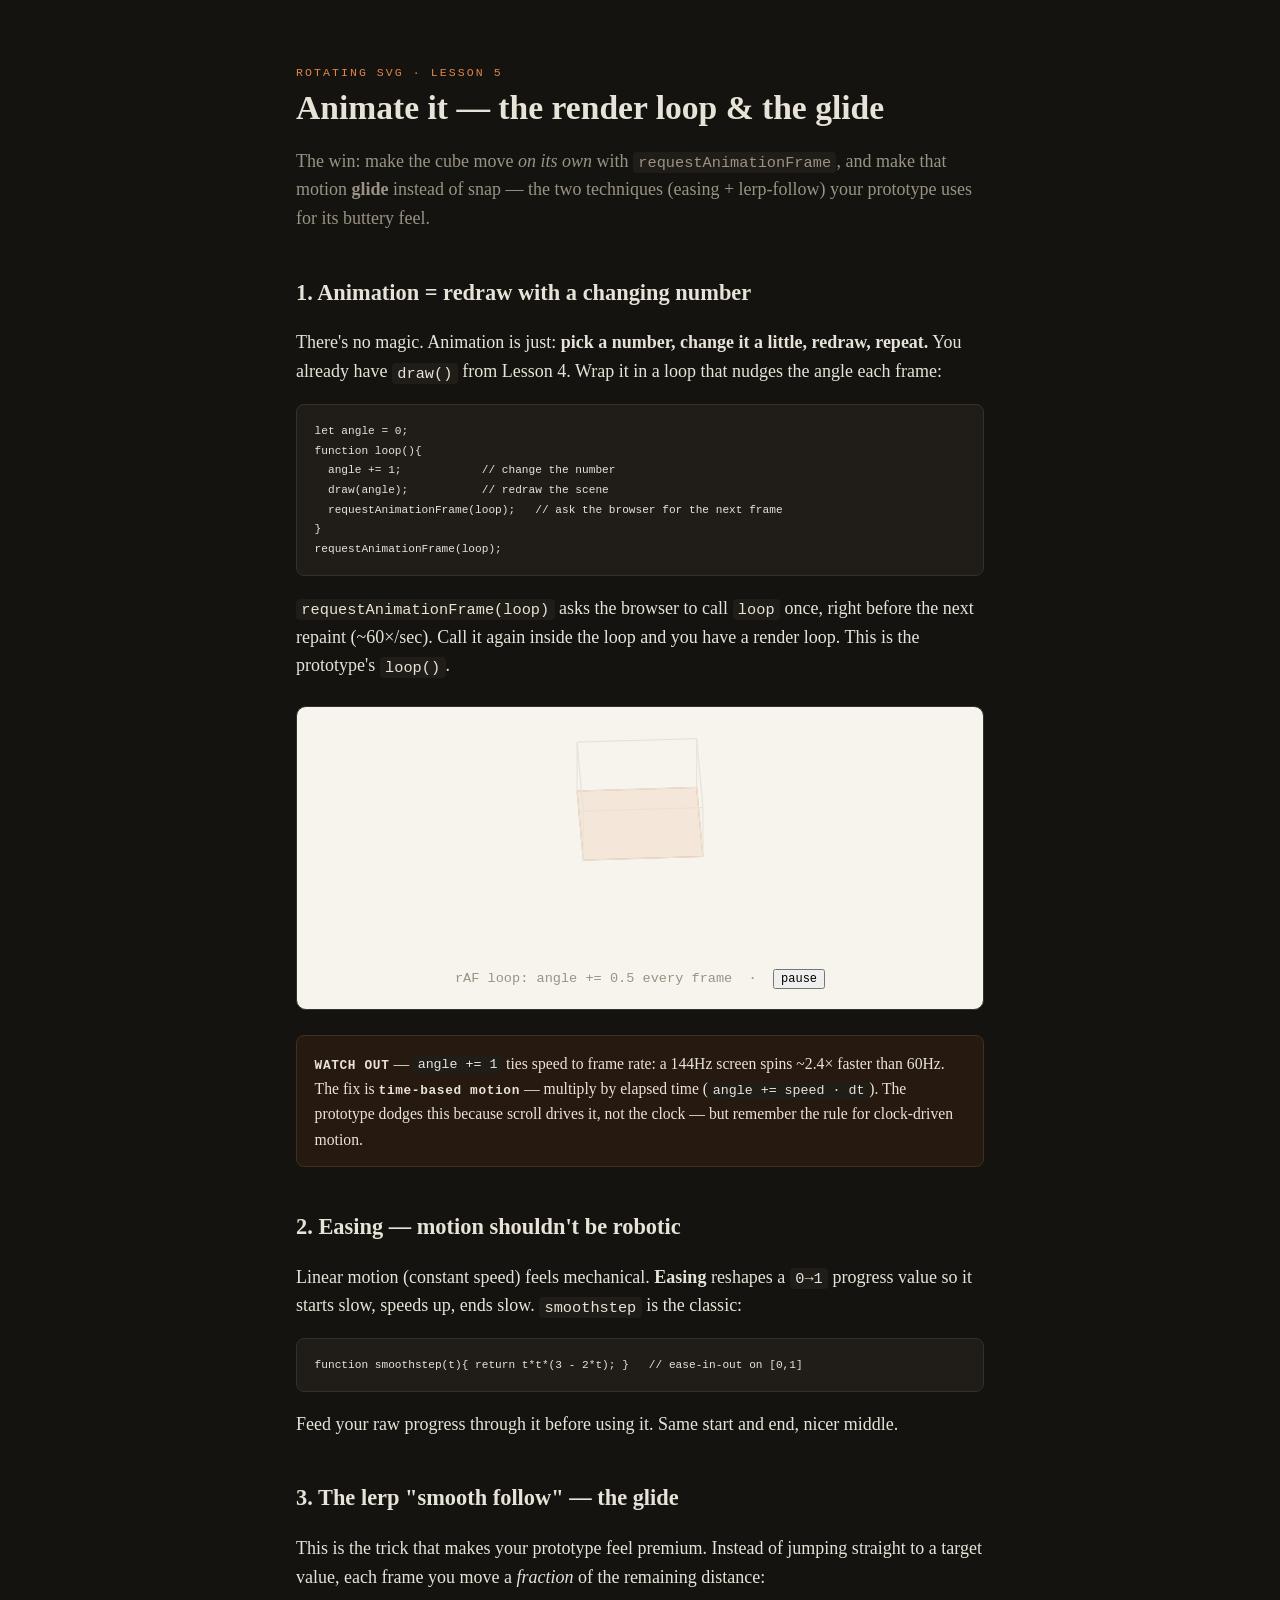
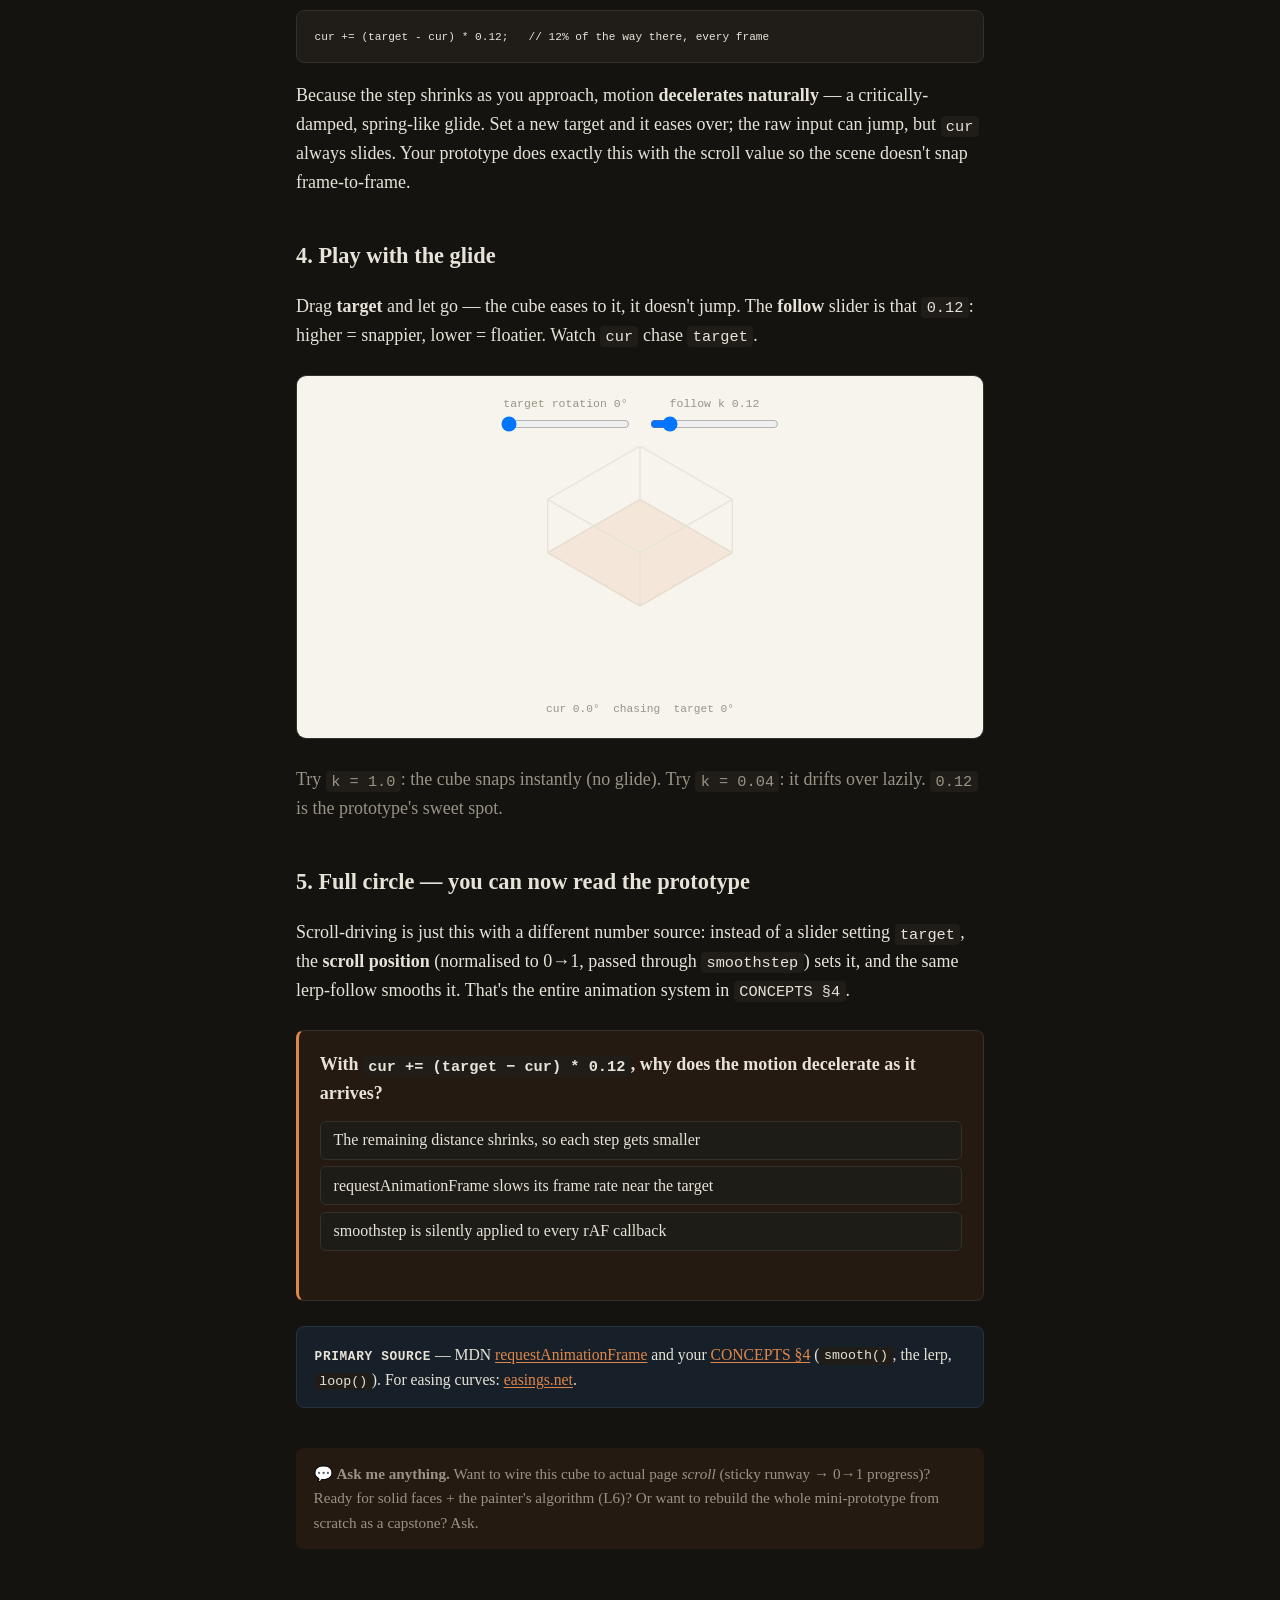
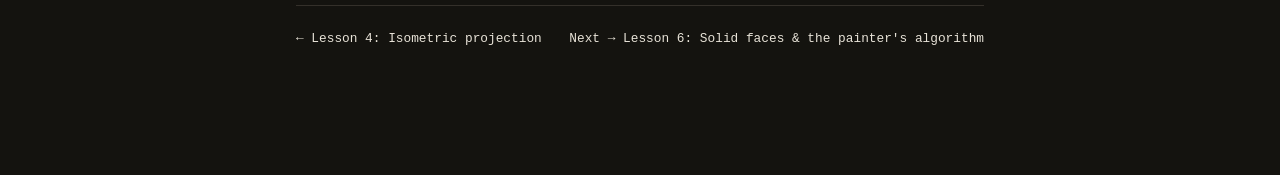
<file: .scratch/playground/learn-svg/lessons/0005-animate-it.html>
<!doctype html>
<html lang="en">
<head>
<meta charset="utf-8">
<meta name="viewport" content="width=device-width, initial-scale=1">
<title>Lesson 5 · Animate it</title>
<link rel="stylesheet" href="../assets/course.css">
</head>
<body>

<p class="kicker">Rotating SVG · Lesson 5</p>
<h1>Animate it — the render loop &amp; the glide</h1>
<p class="soft">The win: make the cube move <em>on its own</em> with
<code>requestAnimationFrame</code>, and make that motion <b>glide</b> instead of snap —
the two techniques (easing + lerp-follow) your prototype uses for its buttery feel.</p>

<h2>1. Animation = redraw with a changing number</h2>
<p>There's no magic. Animation is just: <b>pick a number, change it a little, redraw,
repeat.</b> You already have <code>draw()</code> from Lesson 4. Wrap it in a loop that
nudges the angle each frame:</p>
<pre><code>let angle = 0;
function loop(){
  angle += 1;            // change the number
  draw(angle);           // redraw the scene
  requestAnimationFrame(loop);   // ask the browser for the next frame
}
requestAnimationFrame(loop);</code></pre>
<p><code>requestAnimationFrame(loop)</code> asks the browser to call <code>loop</code> once,
right before the next repaint (~60×/sec). Call it again inside the loop and you have a
render loop. This is the prototype's <code>loop()</code>.</p>

<div class="figure">
  <svg id="spin" viewBox="-90 -90 180 180" width="220" height="220" xmlns="http://www.w3.org/2000/svg"></svg>
  <figcaption>rAF loop: angle += 0.5 every frame &nbsp;·&nbsp; <button id="toggle" style="font-family:var(--mono);font-size:.75rem;cursor:pointer">pause</button></figcaption>
</div>

<div class="warn"><b>WATCH OUT</b> — <code>angle += 1</code> ties speed to frame rate: a
144Hz screen spins ~2.4× faster than 60Hz. The fix is <b>time-based motion</b> — multiply
by elapsed time (<code>angle += speed · dt</code>). The prototype dodges this because scroll
drives it, not the clock — but remember the rule for clock-driven motion.</div>

<h2>2. Easing — motion shouldn't be robotic</h2>
<p>Linear motion (constant speed) feels mechanical. <b>Easing</b> reshapes a
<code>0→1</code> progress value so it starts slow, speeds up, ends slow.
<code>smoothstep</code> is the classic:</p>
<pre><code>function smoothstep(t){ return t*t*(3 - 2*t); }   // ease-in-out on [0,1]</code></pre>
<p>Feed your raw progress through it before using it. Same start and end, nicer middle.</p>

<h2>3. The lerp "smooth follow" — the glide</h2>
<p>This is the trick that makes your prototype feel premium. Instead of jumping straight to
a target value, each frame you move a <em>fraction</em> of the remaining distance:</p>
<pre><code>cur += (target - cur) * 0.12;   // 12% of the way there, every frame</code></pre>
<p>Because the step shrinks as you approach, motion <b>decelerates naturally</b> — a
critically-damped, spring-like glide. Set a new target and it eases over; the raw input can
jump, but <code>cur</code> always slides. Your prototype does exactly this with the scroll
value so the scene doesn't snap frame-to-frame.</p>

<h2>4. Play with the glide</h2>
<p>Drag <b>target</b> and let go — the cube eases to it, it doesn't jump. The
<b>follow</b> slider is that <code>0.12</code>: higher = snappier, lower = floatier. Watch
<code>cur</code> chase <code>target</code>.</p>

<div class="tryit">
  <div class="out">
    <div style="display:flex;flex-wrap:wrap;gap:1rem;justify-content:center;font-family:var(--mono);font-size:.72rem;color:#9a9385;margin-bottom:.5rem">
      <label>target rotation <span id="lt">0</span>°<br><input id="s-target" type="range" min="0" max="360" value="0"></label>
      <label>follow k <span id="lk">0.12</span><br><input id="s-k" type="range" min="0.02" max="1" step="0.02" value="0.12"></label>
    </div>
    <svg id="follow" viewBox="-90 -90 180 180" width="240" height="240"></svg>
    <div id="ro" style="font-family:var(--mono);font-size:.7rem;color:#9a9385;margin-top:.4rem"></div>
  </div>
</div>

<script>
(function(){
  var NS = "http://www.w3.org/2000/svg";
  var S = 2.0, A0 = S*Math.cos(30*Math.PI/180), B0 = S*Math.sin(30*Math.PI/180);
  var corners = [[-20,-20,0],[20,-20,0],[20,20,0],[-20,20,0],
                 [-20,-20,40],[20,-20,40],[20,20,40],[-20,20,40]];
  var edges = [[0,1],[1,2],[2,3],[3,0],[4,5],[5,6],[6,7],[7,4],[0,4],[1,5],[2,6],[3,7]];

  function project(p, rot){
    var c=Math.cos(rot), s=Math.sin(rot);
    var rx=p[0]*c-p[1]*s, ry=p[0]*s+p[1]*c;
    return [ (rx-ry)*A0, -10 + (rx+ry)*B0 - p[2] ];
  }
  function render(svg, rotDeg){
    var rot=rotDeg*Math.PI/180, cs=corners.map(function(p){return project(p,rot);});
    var out='<polygon points="'+[cs[0],cs[1],cs[2],cs[3]].map(function(p){return p[0]+','+p[1];}).join(' ')+
            '" fill="#e0864a22" stroke="#e0864a" stroke-width="0.6"/>';
    edges.forEach(function(e){ var a=cs[e[0]],b=cs[e[1]];
      out+='<line x1="'+a[0]+'" y1="'+a[1]+'" x2="'+b[0]+'" y2="'+b[1]+'" stroke="#e8e3d8" stroke-width="1"/>';});
    svg.innerHTML=out;
  }

  // Demo 1: continuous auto-spin
  var spin=document.getElementById('spin'), a=0, running=true;
  var btn=document.getElementById('toggle');
  btn.addEventListener('click', function(){ running=!running; btn.textContent=running?'pause':'play';
    if(running) requestAnimationFrame(loopA); });
  function loopA(){ if(!running) return; a=(a+0.5)%360; render(spin,a); requestAnimationFrame(loopA); }
  requestAnimationFrame(loopA);

  // Demo 2: lerp smooth-follow
  var fsvg=document.getElementById('follow');
  var target=0, cur=0, k=0.12;
  document.getElementById('s-target').addEventListener('input', function(){
    target=+this.value; document.getElementById('lt').textContent=target; });
  document.getElementById('s-k').addEventListener('input', function(){
    k=+this.value; document.getElementById('lk').textContent=k.toFixed(2); });
  function loopB(){
    cur += (target - cur) * k;                 // <-- the glide
    render(fsvg, cur);
    document.getElementById('ro').innerHTML =
      'cur '+cur.toFixed(1)+'° &nbsp;chasing&nbsp; target '+target+'°';
    requestAnimationFrame(loopB);
  }
  requestAnimationFrame(loopB);
})();
</script>
<p class="soft">Try <code>k = 1.0</code>: the cube snaps instantly (no glide). Try
<code>k = 0.04</code>: it drifts over lazily. <code>0.12</code> is the prototype's sweet
spot.</p>

<h2>5. Full circle — you can now read the prototype</h2>
<p>Scroll-driving is just this with a different number source: instead of a slider setting
<code>target</code>, the <b>scroll position</b> (normalised to 0→1, passed through
<code>smoothstep</code>) sets it, and the same lerp-follow smooths it. That's the entire
animation system in <code>CONCEPTS §4</code>.</p>

<div class="quiz" id="quiz">
  <div class="q">With <code>cur += (target − cur) * 0.12</code>, why does the motion
  decelerate as it arrives?</div>
  <button onclick="ans(this,true)">The remaining distance shrinks, so each step gets smaller</button>
  <button onclick="ans(this,false)">requestAnimationFrame slows its frame rate near the target</button>
  <button onclick="ans(this,false)">smoothstep is silently applied to every rAF callback</button>
  <div class="fb" id="fb"></div>
</div>
<script>
function ans(btn, ok){
  var fb = document.getElementById('fb');
  document.querySelectorAll('#quiz button').forEach(function(b){b.disabled=true;});
  if(ok){ btn.className='correct'; fb.className='fb good';
    fb.textContent='Right — step = k × (remaining distance). As distance→0, the step→0. That is the natural ease-out.'; }
  else { btn.className='wrong'; fb.className='fb bad';
    fb.textContent='Re-read §3: the step is a fraction of the REMAINING distance, which shrinks as you approach.'; }
}
</script>

<div class="note"><b>PRIMARY SOURCE</b> — MDN
<a href="https://developer.mozilla.org/en-US/docs/Web/API/Window/requestAnimationFrame" target="_blank">requestAnimationFrame</a>
and your <a href="../../prototypes/CONCEPTS-exploded-axonometric.md" target="_blank">CONCEPTS §4</a>
(<code>smooth()</code>, the lerp, <code>loop()</code>). For easing curves:
<a href="https://easings.net/" target="_blank">easings.net</a>.</div>

<div class="ask">💬 <b>Ask me anything.</b> Want to wire this cube to actual page <em>scroll</em>
(sticky runway → 0→1 progress)? Ready for solid faces + the painter's algorithm (L6)?
Or want to rebuild the whole mini-prototype from scratch as a capstone? Ask.</div>

<div class="nav">
  <span>← Lesson 4: Isometric projection</span>
  <span>Next → Lesson 6: Solid faces &amp; the painter's algorithm</span>
</div>

</body>
</html>
</file>
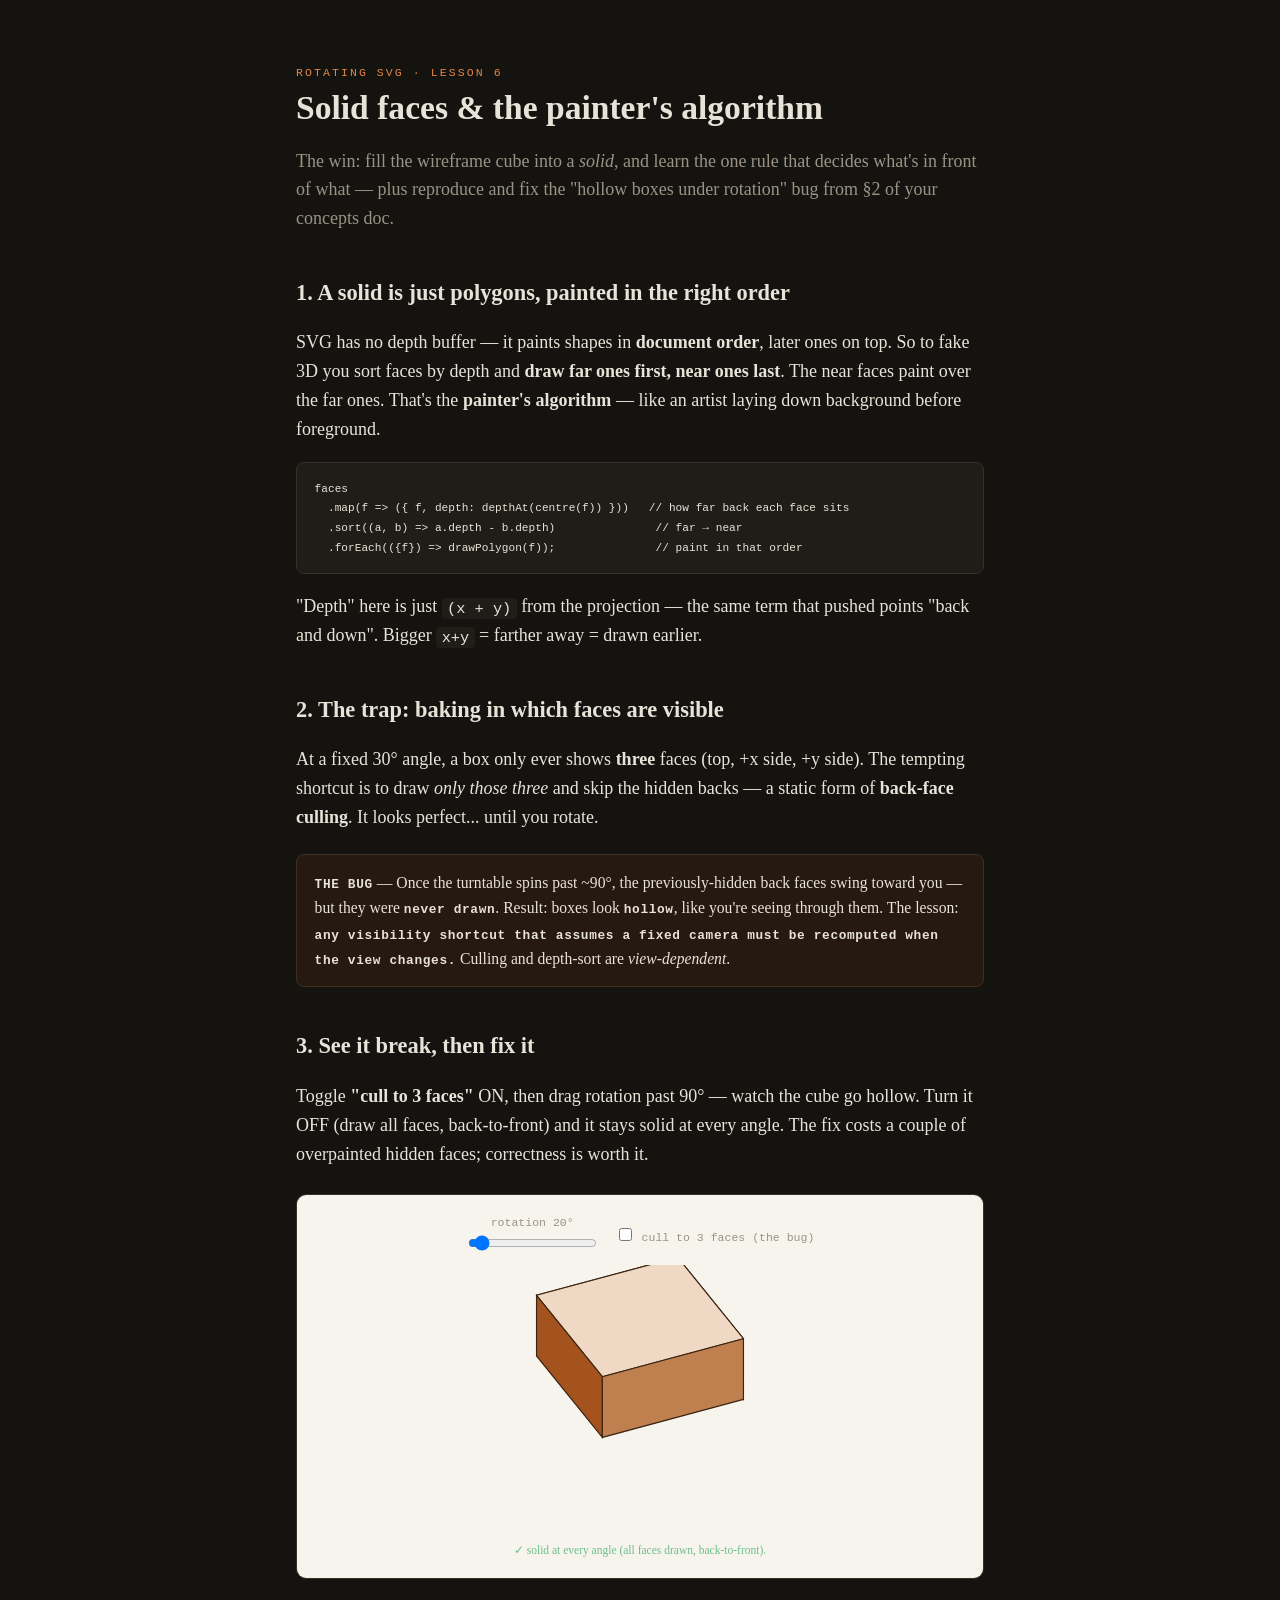
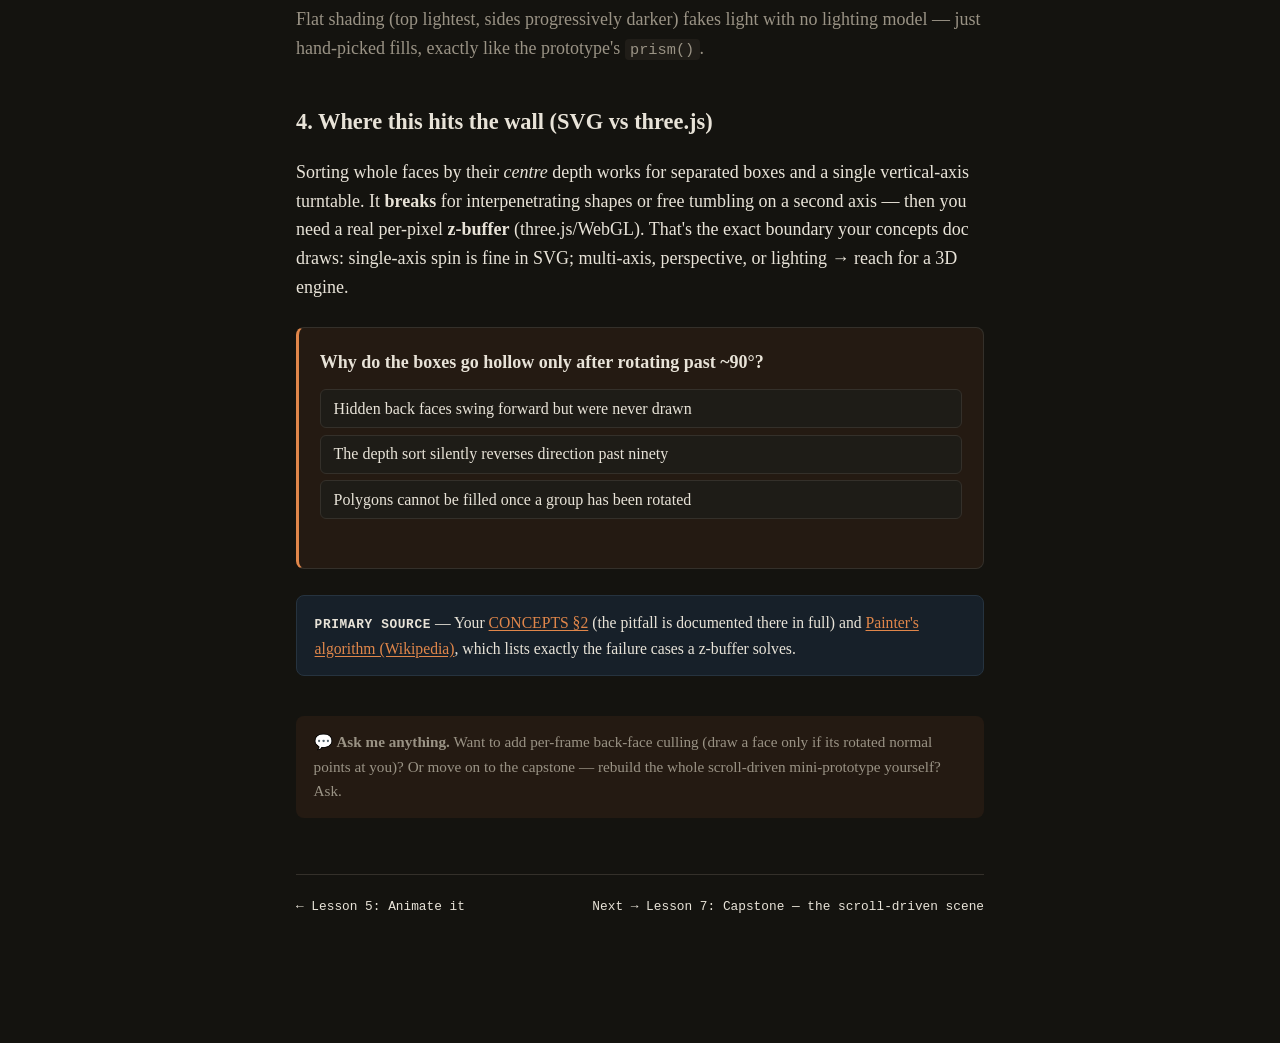
<file: .scratch/playground/learn-svg/lessons/0006-solid-faces-painters-algorithm.html>
<!doctype html>
<html lang="en">
<head>
<meta charset="utf-8">
<meta name="viewport" content="width=device-width, initial-scale=1">
<title>Lesson 6 · Solid faces &amp; the painter's algorithm</title>
<link rel="stylesheet" href="../assets/course.css">
</head>
<body>

<p class="kicker">Rotating SVG · Lesson 6</p>
<h1>Solid faces &amp; the painter's algorithm</h1>
<p class="soft">The win: fill the wireframe cube into a <em>solid</em>, and learn the one rule
that decides what's in front of what — plus reproduce and fix the "hollow boxes under
rotation" bug from §2 of your concepts doc.</p>

<h2>1. A solid is just polygons, painted in the right order</h2>
<p>SVG has no depth buffer — it paints shapes in <b>document order</b>, later ones on top.
So to fake 3D you sort faces by depth and <b>draw far ones first, near ones last</b>. The
near faces paint over the far ones. That's the <b>painter's algorithm</b> — like an artist
laying down background before foreground.</p>

<pre><code>faces
  .map(f => ({ f, depth: depthAt(centre(f)) }))   // how far back each face sits
  .sort((a, b) => a.depth - b.depth)               // far → near
  .forEach(({f}) => drawPolygon(f));               // paint in that order</code></pre>

<p>"Depth" here is just <code>(x + y)</code> from the projection — the same term that pushed
points "back and down". Bigger <code>x+y</code> = farther away = drawn earlier.</p>

<h2>2. The trap: baking in which faces are visible</h2>
<p>At a fixed 30° angle, a box only ever shows <b>three</b> faces (top, +x side, +y side).
The tempting shortcut is to draw <em>only those three</em> and skip the hidden backs — a
static form of <b>back-face culling</b>. It looks perfect... until you rotate.</p>

<div class="warn"><b>THE BUG</b> — Once the turntable spins past ~90°, the previously-hidden
back faces swing toward you — but they were <b>never drawn</b>. Result: boxes look
<b>hollow</b>, like you're seeing through them. The lesson: <b>any visibility shortcut that
assumes a fixed camera must be recomputed when the view changes.</b> Culling and depth-sort
are <em>view-dependent</em>.</div>

<h2>3. See it break, then fix it</h2>
<p>Toggle <b>"cull to 3 faces"</b> ON, then drag rotation past 90° — watch the cube go
hollow. Turn it OFF (draw all faces, back-to-front) and it stays solid at every angle. The
fix costs a couple of overpainted hidden faces; correctness is worth it.</p>

<div class="tryit">
  <div class="out">
    <div style="display:flex;flex-wrap:wrap;gap:1rem;justify-content:center;align-items:center;font-family:var(--mono);font-size:.72rem;color:#9a9385;margin-bottom:.5rem">
      <label>rotation <span id="lr">20</span>°<br><input id="s-rot" type="range" min="0" max="360" value="20"></label>
      <label><input id="cull" type="checkbox"> cull to 3 faces (the bug)</label>
    </div>
    <svg id="box" viewBox="-90 -90 180 180" width="260" height="260"></svg>
    <div id="msg" style="font-size:.72rem;margin-top:.4rem;min-height:1.1em"></div>
  </div>
</div>

<script>
(function(){
  var NS="http://www.w3.org/2000/svg";
  var svg=document.getElementById('box');
  var S=2.0, A=S*Math.cos(30*Math.PI/180), B=S*Math.sin(30*Math.PI/180), H=42;

  // 8 corners; bottom 0-3, top 4-7
  var V=[[-22,-22,0],[22,-22,0],[22,22,0],[-22,22,0],
         [-22,-22,H],[22,-22,H],[22,22,H],[-22,22,H]];
  // faces as corner-index lists, with a fill shade
  var FACES=[
    {n:[4,5,6,7], fill:'#f0d9c4'},   // top   (lightest)
    {n:[0,1,5,4], fill:'#d79b6a'},   // -y side
    {n:[1,2,6,5], fill:'#c07f4e'},   // +x side
    {n:[2,3,7,6], fill:'#a4531f'},   // +y side (darker)
    {n:[3,0,4,7], fill:'#8a4a24'}    // -x side
  ];

  function rot2(x,y,r){ var c=Math.cos(r),s=Math.sin(r); return [x*c-y*s, x*s+y*c]; }
  function proj(p,r){ var q=rot2(p[0],p[1],r); return { pt:[(q[0]-q[1])*A, -12+(q[0]+q[1])*B - p[2]], depth:q[0]+q[1] }; }

  function draw(){
    var rd=+document.getElementById('s-rot').value;
    var cull=document.getElementById('cull').checked;
    document.getElementById('lr').textContent=rd;
    var r=rd*Math.PI/180;
    var P=V.map(function(v){return proj(v,r);});

    var faces=FACES.map(function(f){
      var d=0; f.n.forEach(function(i){d+=P[i].depth;}); d/=f.n.length;   // face centre depth
      return {f:f, depth:d};
    }).sort(function(a,b){return a.depth-b.depth;});   // far -> near (painter's algorithm)

    var toDraw = cull ? faces.slice(-3) : faces;       // BUG: keep only 3 nearest, statically

    svg.innerHTML = toDraw.map(function(o){
      var pts=o.f.n.map(function(i){return P[i].pt[0]+','+P[i].pt[1];}).join(' ');
      return '<polygon points="'+pts+'" fill="'+o.f.fill+'" stroke="#3a2412" stroke-width="0.8"/>';
    }).join('');

    var m=document.getElementById('msg');
    if(cull && (rd>95 && rd<265)){ m.style.color='#e07a6f';
      m.textContent='⚠ hollow! back faces swung into view but were culled.'; }
    else if(cull){ m.style.color='#9a9385'; m.textContent='looks fine here — now rotate past 90°…'; }
    else { m.style.color='#6bbf8a'; m.textContent='✓ solid at every angle (all faces drawn, back-to-front).'; }
  }
  document.getElementById('s-rot').addEventListener('input',draw);
  document.getElementById('cull').addEventListener('change',draw);
  draw();
})();
</script>
<p class="soft">Flat shading (top lightest, sides progressively darker) fakes light with no
lighting model — just hand-picked fills, exactly like the prototype's <code>prism()</code>.</p>

<h2>4. Where this hits the wall (SVG vs three.js)</h2>
<p>Sorting whole faces by their <em>centre</em> depth works for separated boxes and a single
vertical-axis turntable. It <b>breaks</b> for interpenetrating shapes or free tumbling on a
second axis — then you need a real per-pixel <b>z-buffer</b> (three.js/WebGL). That's the
exact boundary your concepts doc draws: single-axis spin is fine in SVG; multi-axis,
perspective, or lighting → reach for a 3D engine.</p>

<div class="quiz" id="quiz">
  <div class="q">Why do the boxes go hollow only after rotating past ~90°?</div>
  <button onclick="ans(this,true)">Hidden back faces swing forward but were never drawn</button>
  <button onclick="ans(this,false)">The depth sort silently reverses direction past ninety</button>
  <button onclick="ans(this,false)">Polygons cannot be filled once a group has been rotated</button>
  <div class="fb" id="fb"></div>
</div>
<script>
function ans(btn, ok){
  var fb=document.getElementById('fb');
  document.querySelectorAll('#quiz button').forEach(function(b){b.disabled=true;});
  if(ok){ btn.className='correct'; fb.className='fb good';
    fb.textContent='Right — static culling assumed a fixed camera. View-dependent work must be redone every frame.'; }
  else { btn.className='wrong'; fb.className='fb bad';
    fb.textContent='Re-read §2: the culled back faces rotate into view but were skipped, leaving holes.'; }
}
</script>

<div class="note"><b>PRIMARY SOURCE</b> — Your
<a href="../../prototypes/CONCEPTS-exploded-axonometric.md" target="_blank">CONCEPTS §2</a>
(the pitfall is documented there in full) and
<a href="https://en.wikipedia.org/wiki/Painter%27s_algorithm" target="_blank">Painter's algorithm (Wikipedia)</a>,
which lists exactly the failure cases a z-buffer solves.</div>

<div class="ask">💬 <b>Ask me anything.</b> Want to add per-frame back-face culling (draw a
face only if its rotated normal points at you)? Or move on to the capstone — rebuild the
whole scroll-driven mini-prototype yourself? Ask.</div>

<div class="nav">
  <span>← Lesson 5: Animate it</span>
  <span>Next → Lesson 7: Capstone — the scroll-driven scene</span>
</div>

</body>
</html>
</file>
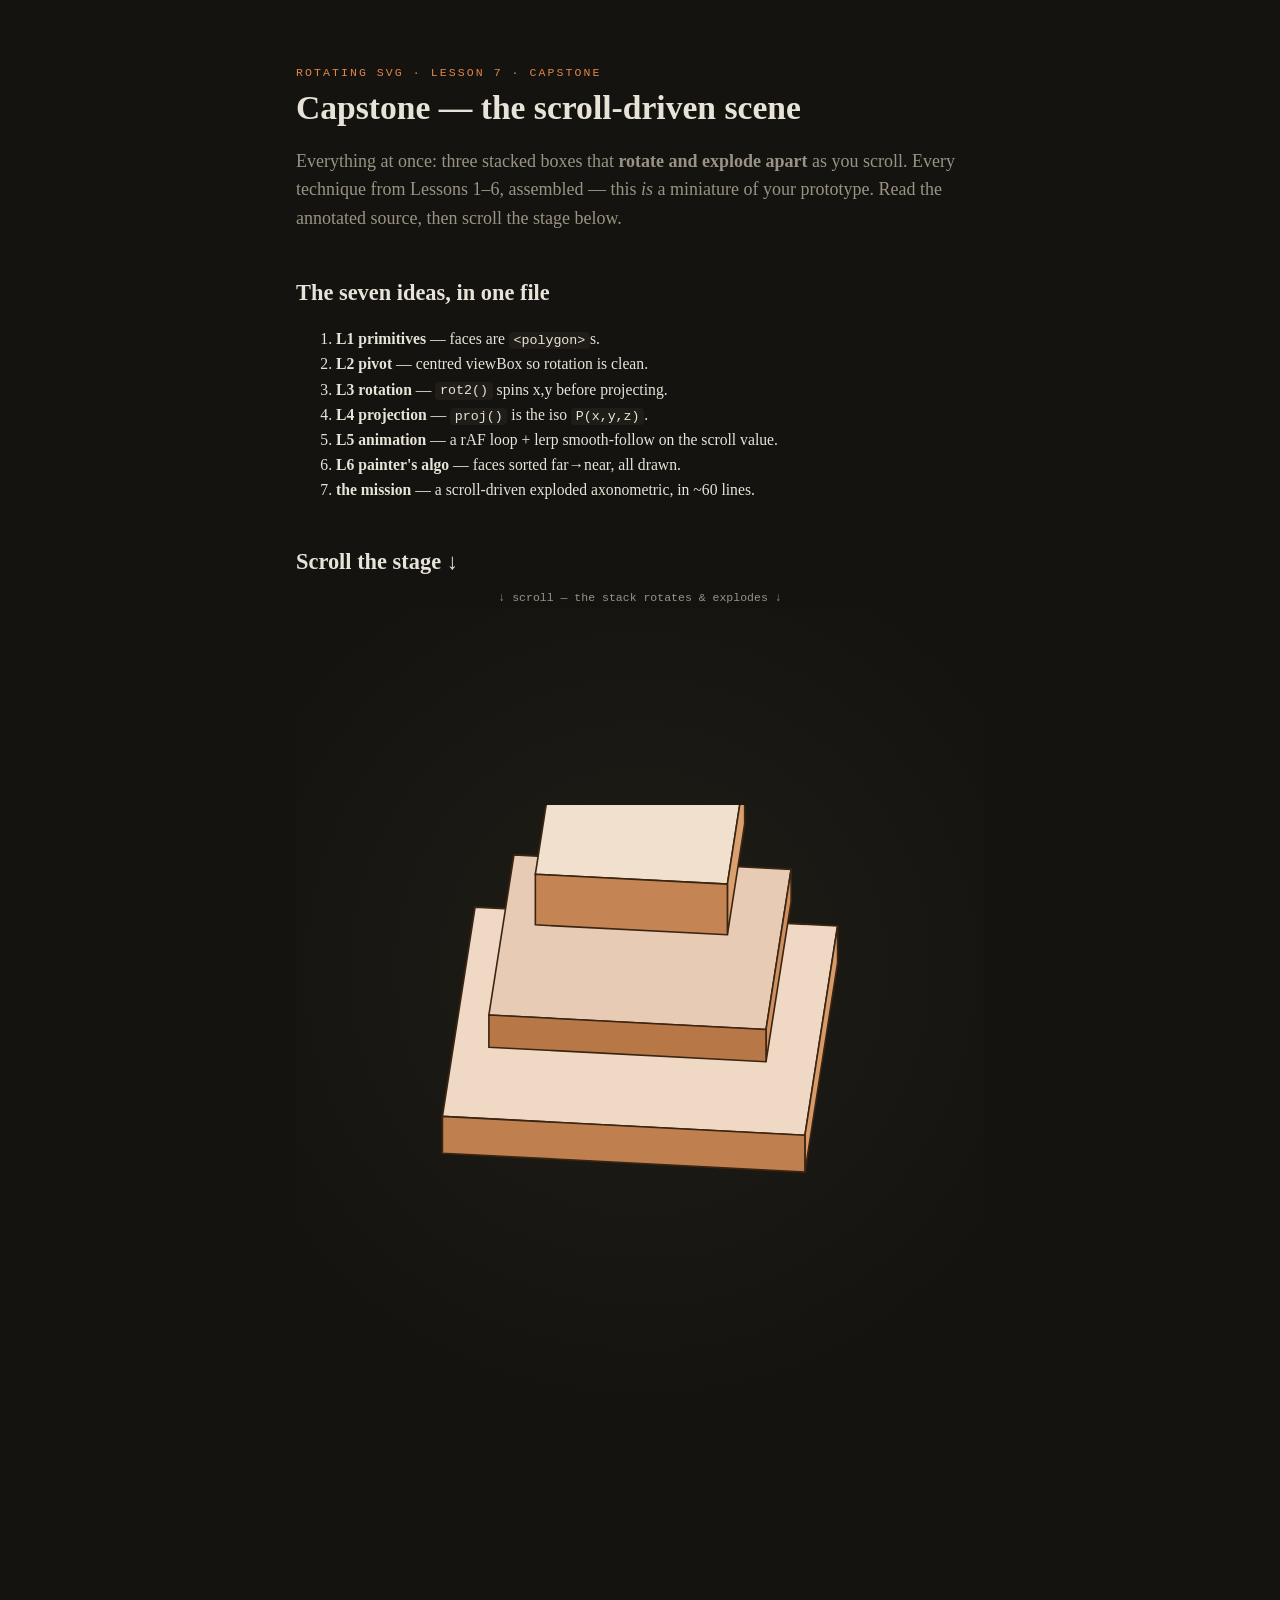
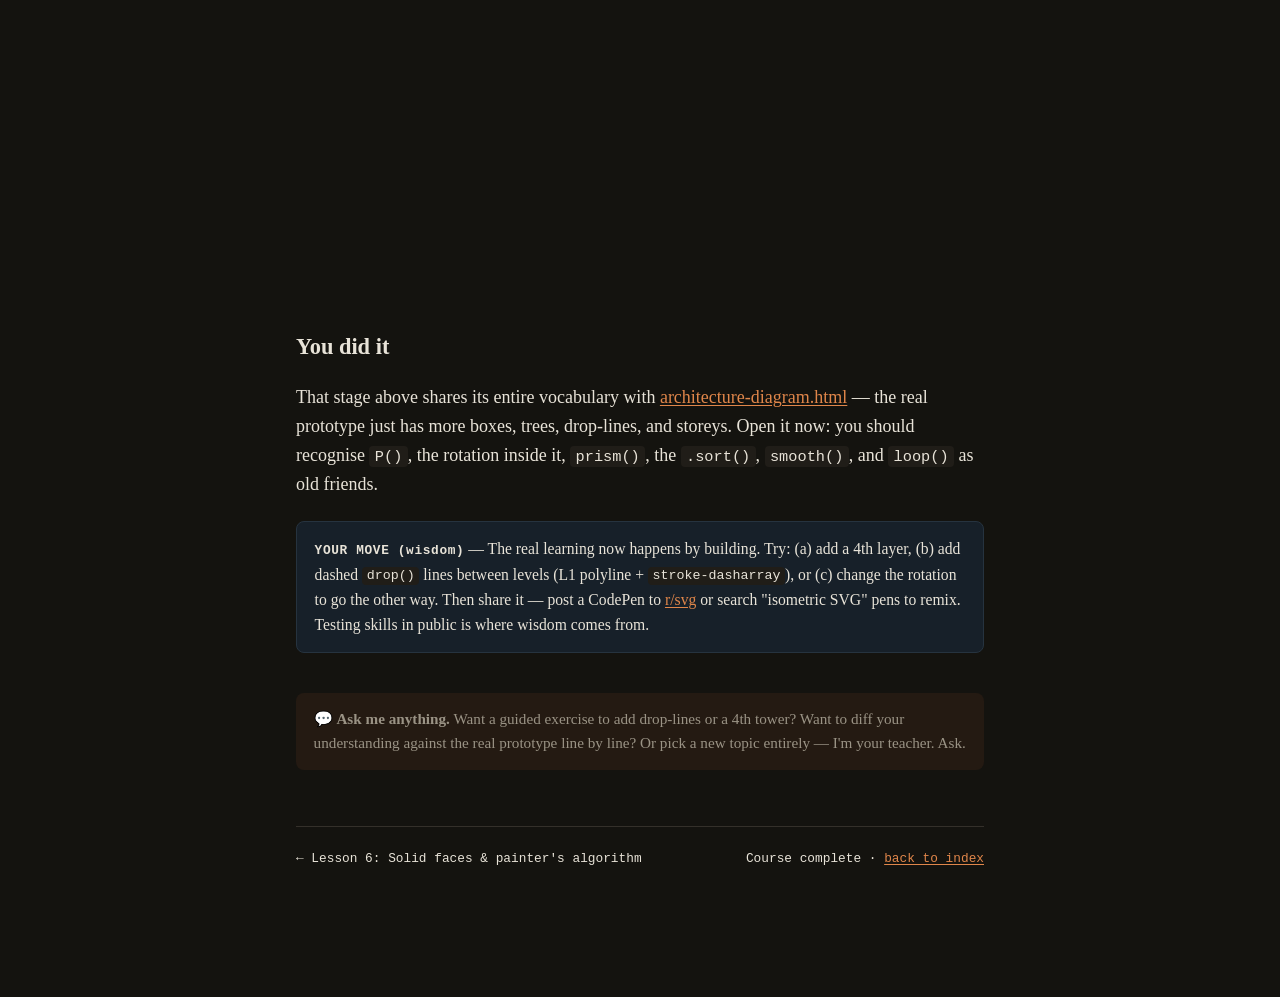
<file: .scratch/playground/learn-svg/lessons/0007-capstone-scroll-driven-scene.html>
<!doctype html>
<html lang="en">
<head>
<meta charset="utf-8">
<meta name="viewport" content="width=device-width, initial-scale=1">
<title>Lesson 7 · Capstone — scroll-driven scene</title>
<link rel="stylesheet" href="../assets/course.css">
<style>
  /* capstone-only: the scroll runway + sticky stage from CONCEPTS §4 */
  #scroll { height: 320vh; position: relative; }
  #stage {
    position: sticky; top: 0; height: 100vh;
    display: flex; align-items: center; justify-content: center;
    background: radial-gradient(circle at 50% 40%, #201d18, #14130f 70%);
    border-radius: 12px;
  }
  #stage svg { width: min(70vmin, 460px); height: auto; }
  .hint { position: sticky; top: 1rem; font-family: var(--mono); font-size:.72rem;
          color: var(--ink-soft); text-align:center; }
</style>
</head>
<body>

<p class="kicker">Rotating SVG · Lesson 7 · Capstone</p>
<h1>Capstone — the scroll-driven scene</h1>
<p class="soft">Everything at once: three stacked boxes that <b>rotate and explode apart</b> as
you scroll. Every technique from Lessons 1–6, assembled — this <em>is</em> a miniature of
your prototype. Read the annotated source, then scroll the stage below.</p>

<h2>The seven ideas, in one file</h2>
<ol style="font-size:.98rem">
  <li><b>L1 primitives</b> — faces are <code>&lt;polygon&gt;</code>s.</li>
  <li><b>L2 pivot</b> — centred viewBox so rotation is clean.</li>
  <li><b>L3 rotation</b> — <code>rot2()</code> spins x,y before projecting.</li>
  <li><b>L4 projection</b> — <code>proj()</code> is the iso <code>P(x,y,z)</code>.</li>
  <li><b>L5 animation</b> — a rAF loop + lerp smooth-follow on the scroll value.</li>
  <li><b>L6 painter's algo</b> — faces sorted far→near, all drawn.</li>
  <li><b>the mission</b> — a scroll-driven exploded axonometric, in ~60 lines.</li>
</ol>

<h2>Scroll the stage ↓</h2>
<div class="hint">↓ scroll — the stack rotates &amp; explodes ↓</div>
<div id="scroll">
  <div id="stage">
    <svg id="scene" viewBox="-100 -110 200 220"></svg>
  </div>
</div>

<script>
(function(){
  var NS="http://www.w3.org/2000/svg";
  var scene=document.getElementById('scene');
  var S=1.9, A=S*Math.cos(30*Math.PI/180), B=S*Math.sin(30*Math.PI/180);

  // three boxes, each a footprint + base height + thickness, at rising levels
  var LAYERS=[
    {w:34, base:0,  h:16, fills:['#f0d9c4','#d79b6a','#c07f4e','#a4531f','#8a4a24']},
    {w:26, base:26, h:14, fills:['#e7cbb4','#cf9060','#b87747','#9c4e1d','#7f4321']},
    {w:18, base:50, h:22, fills:['#f2e0cf','#dba070','#c48454','#ad5a24','#8f4c26']}
  ];

  function rot2(x,y,r){ var c=Math.cos(r),s=Math.sin(r); return [x*c-y*s, x*s+y*c]; }
  function proj(x,y,z,r){ var q=rot2(x,y,r); return {pt:[(q[0]-q[1])*A,(q[0]+q[1])*B - z], d:q[0]+q[1]}; }

  function box(layer, lift, rot){
    var w=layer.w, z0=layer.base*(1+lift*2), z1=z0+layer.h;   // lift explodes the stack
    var c=[[-w,-w,z0],[w,-w,z0],[w,w,z0],[-w,w,z0],[-w,-w,z1],[w,-w,z1],[w,w,z1],[-w,w,z1]];
    var P=c.map(function(v){return proj(v[0],v[1],v[2],rot);});
    var F=[[4,5,6,7],[0,1,5,4],[1,2,6,5],[2,3,7,6],[3,0,4,7]];
    return F.map(function(idx,i){
      var d=0; idx.forEach(function(j){d+=P[j].d;});
      return {pts:idx.map(function(j){return P[j].pt;}), fill:layer.fills[i], depth:d/4};
    });
  }

  function draw(spread, rot){
    var faces=[];
    LAYERS.forEach(function(L,i){ faces=faces.concat(box(L, spread*(i+1)*0.5, rot)); });
    faces.sort(function(a,b){return a.depth-b.depth;});      // painter's algorithm
    scene.innerHTML=faces.map(function(f){
      var p=f.pts.map(function(q){return q[0].toFixed(1)+','+q[1].toFixed(1);}).join(' ');
      return '<polygon points="'+p+'" fill="'+f.fill+'" stroke="#3a2412" stroke-width="0.7"/>';
    }).join('');
  }

  // ---- scroll -> progress -> smoothstep -> lerp follow -> draw (CONCEPTS §4) ----
  var cur=0, target=0;
  function smoothstep(t){ return t*t*(3-2*t); }
  function progress(){
    var r=document.getElementById('scroll').getBoundingClientRect();
    var raw=(-r.top)/(r.height - window.innerHeight);       // 0 at top, 1 at bottom
    return Math.max(0, Math.min(1, raw));
  }
  function loop(){
    target=smoothstep(progress());
    cur += (target-cur)*0.12;                               // the glide
    draw(cur, cur*Math.PI*1.4);                             // explode AND rotate as one gesture
    requestAnimationFrame(loop);
  }
  requestAnimationFrame(loop);
})();
</script>

<h2>You did it</h2>
<p>That stage above shares its entire vocabulary with
<a href="../../prototypes/architecture-diagram.html" target="_blank">architecture-diagram.html</a>
— the real prototype just has more boxes, trees, drop-lines, and storeys. Open it now: you
should recognise <code>P()</code>, the rotation inside it, <code>prism()</code>, the
<code>.sort()</code>, <code>smooth()</code>, and <code>loop()</code> as old friends.</p>

<div class="note"><b>YOUR MOVE (wisdom)</b> — The real learning now happens by building.
Try: (a) add a 4th layer, (b) add dashed <code>drop()</code> lines between levels (L1
polyline + <code>stroke-dasharray</code>), or (c) change the rotation to go the other way.
Then share it — post a CodePen to <a href="https://www.reddit.com/r/svg/" target="_blank">r/svg</a>
or search "isometric SVG" pens to remix. Testing skills in public is where wisdom comes from.</div>

<div class="ask">💬 <b>Ask me anything.</b> Want a guided exercise to add drop-lines or a 4th
tower? Want to diff your understanding against the real prototype line by line? Or pick a new
topic entirely — I'm your teacher. Ask.</div>

<div class="nav">
  <span>← Lesson 6: Solid faces &amp; painter's algorithm</span>
  <span>Course complete · <a href="../index.html">back to index</a></span>
</div>

</body>
</html>
</file>
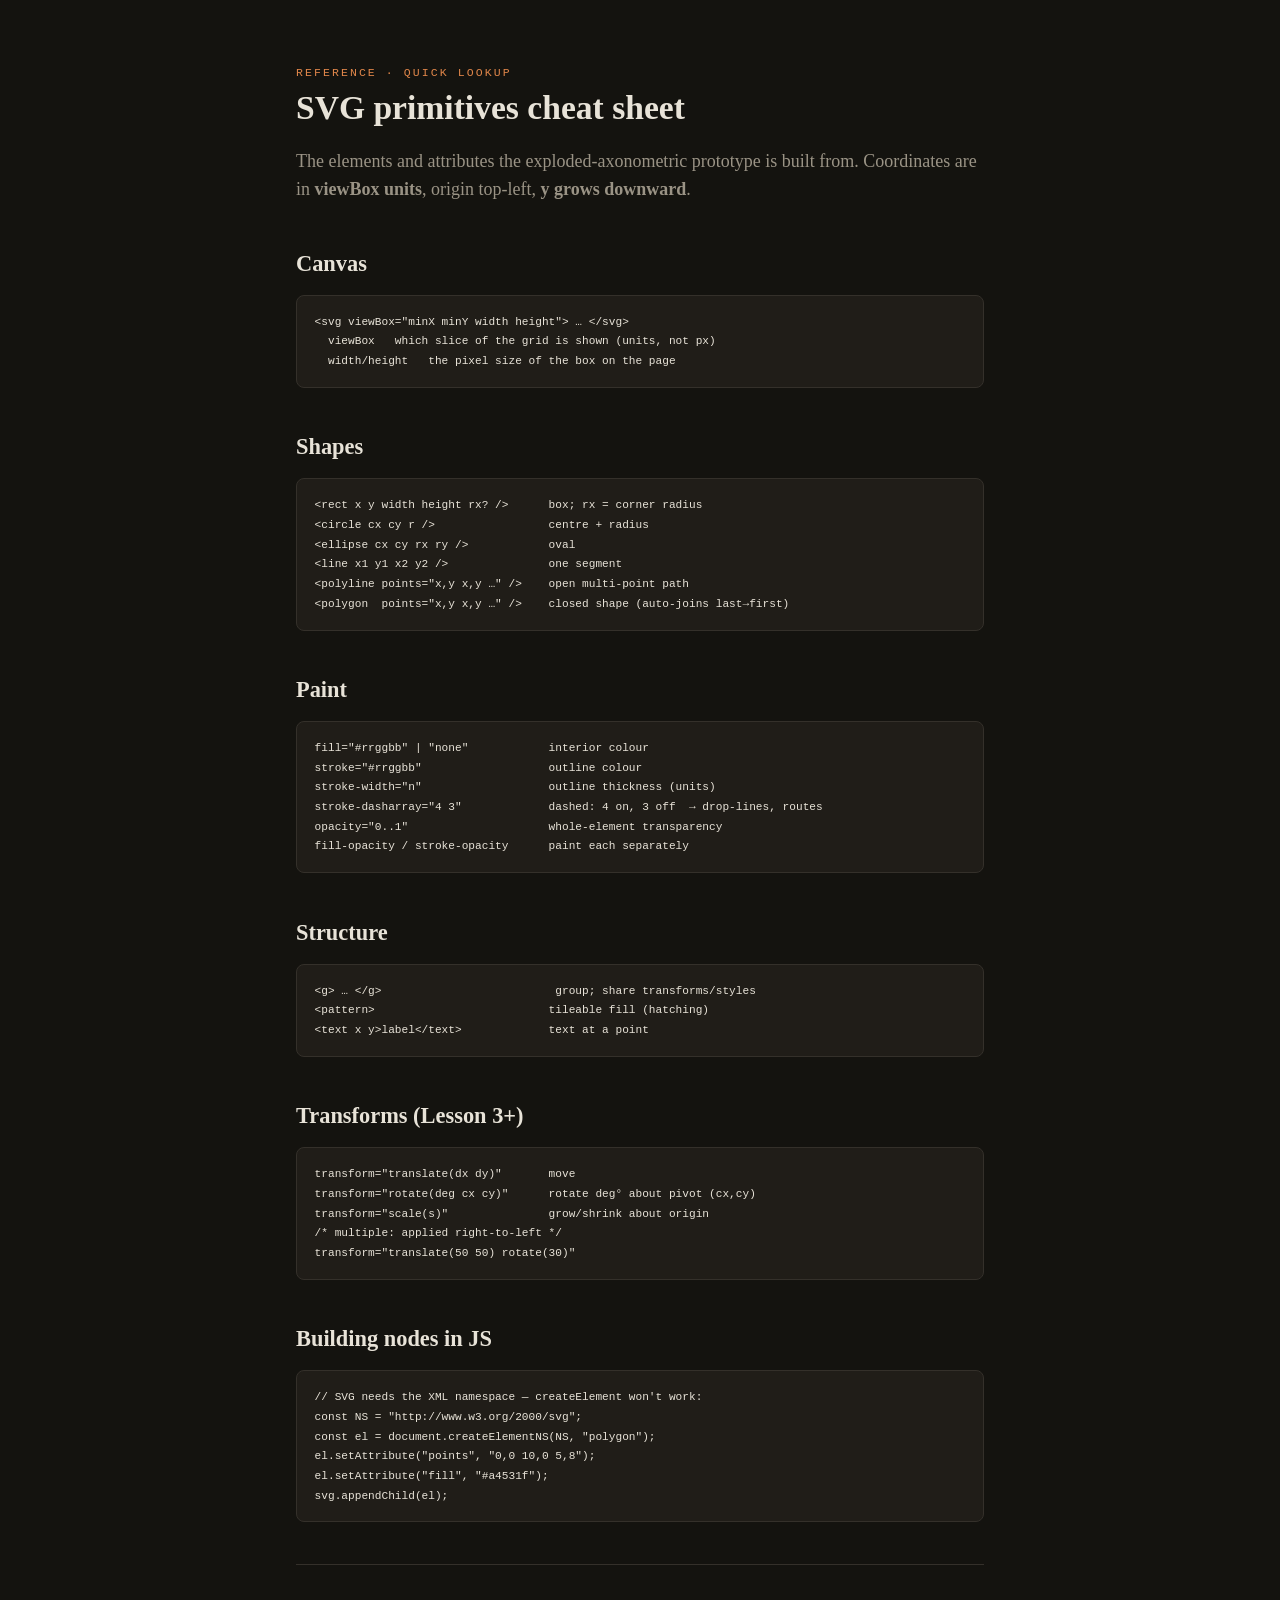
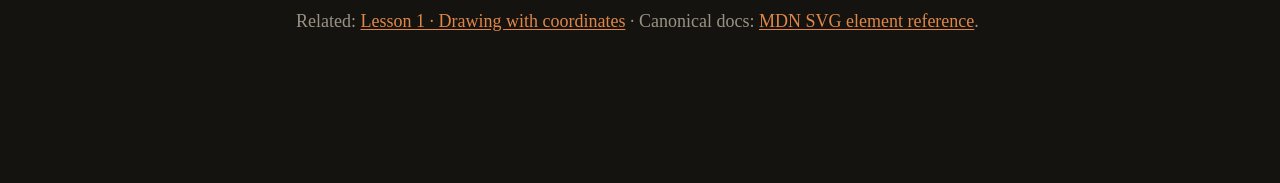
<file: .scratch/playground/learn-svg/reference/svg-primitives.html>
<!doctype html>
<html lang="en">
<head>
<meta charset="utf-8">
<meta name="viewport" content="width=device-width, initial-scale=1">
<title>Reference · SVG primitives</title>
<link rel="stylesheet" href="../assets/course.css">
</head>
<body>

<p class="kicker">Reference · quick lookup</p>
<h1>SVG primitives cheat sheet</h1>
<p class="soft">The elements and attributes the exploded-axonometric prototype is built
from. Coordinates are in <b>viewBox units</b>, origin top-left, <b>y grows downward</b>.</p>

<h2>Canvas</h2>
<pre><code>&lt;svg viewBox="minX minY width height"&gt; … &lt;/svg&gt;
  viewBox   which slice of the grid is shown (units, not px)
  width/height   the pixel size of the box on the page</code></pre>

<h2>Shapes</h2>
<pre><code>&lt;rect x y width height rx? /&gt;      box; rx = corner radius
&lt;circle cx cy r /&gt;                 centre + radius
&lt;ellipse cx cy rx ry /&gt;            oval
&lt;line x1 y1 x2 y2 /&gt;               one segment
&lt;polyline points="x,y x,y …" /&gt;    open multi-point path
&lt;polygon  points="x,y x,y …" /&gt;    closed shape (auto-joins last→first)</code></pre>

<h2>Paint</h2>
<pre><code>fill="#rrggbb" | "none"            interior colour
stroke="#rrggbb"                   outline colour
stroke-width="n"                   outline thickness (units)
stroke-dasharray="4 3"             dashed: 4 on, 3 off  → drop-lines, routes
opacity="0..1"                     whole-element transparency
fill-opacity / stroke-opacity      paint each separately</code></pre>

<h2>Structure</h2>
<pre><code>&lt;g&gt; … &lt;/g&gt;                          group; share transforms/styles
&lt;pattern&gt;                          tileable fill (hatching)
&lt;text x y&gt;label&lt;/text&gt;             text at a point</code></pre>

<h2>Transforms (Lesson 3+)</h2>
<pre><code>transform="translate(dx dy)"       move
transform="rotate(deg cx cy)"      rotate deg° about pivot (cx,cy)
transform="scale(s)"               grow/shrink about origin
/* multiple: applied right-to-left */
transform="translate(50 50) rotate(30)"</code></pre>

<h2>Building nodes in JS</h2>
<pre><code>// SVG needs the XML namespace — createElement won't work:
const NS = "http://www.w3.org/2000/svg";
const el = document.createElementNS(NS, "polygon");
el.setAttribute("points", "0,0 10,0 5,8");
el.setAttribute("fill", "#a4531f");
svg.appendChild(el);</code></pre>

<hr>
<p class="soft">Related: <a href="../lessons/0001-drawing-with-coordinates.html">Lesson 1 ·
Drawing with coordinates</a> · Canonical docs:
<a href="https://developer.mozilla.org/en-US/docs/Web/SVG/Element" target="_blank">MDN SVG
element reference</a>.</p>

</body>
</html>
</file>
<file: .scratch/playground/learn-svg/assets/course.css>
/* course.css — shared styles for the "Rotating SVG" course.
   Tufte-ish: quiet type, generous margins, printable. */

:root {
  --ink: #e8e3d8;            /* warm off-white text */
  --ink-soft: #9a9385;       /* muted secondary text */
  --paper: #14130f;          /* near-black warm background */
  --panel: #1e1c17;          /* raised surfaces (figures, boxes) */
  --rule: #34302a;           /* hairline borders */
  --accent: #e0864a;         /* warm amber — legible on dark */
  --accent-soft: #241a12;    /* accent-tinted panel */
  --good: #6bbf8a;
  --bad: #e07a6f;
  --code-bg: #201d18;
  --mono: ui-monospace, "SF Mono", "Cascadia Code", Menlo, Consolas, monospace;
  --serif: Charter, "Iowan Old Style", "Palatino Linotype", Palatino, Georgia, serif;
}

* { box-sizing: border-box; }

body {
  font-family: var(--serif);
  color: var(--ink);
  background: var(--paper);
  line-height: 1.6;
  max-width: 46rem;
  margin: 0 auto;
  padding: 4rem 1.5rem 8rem;
  font-size: 1.125rem;
}

.kicker {
  font-family: var(--mono);
  font-size: .72rem;
  letter-spacing: .18em;
  text-transform: uppercase;
  color: var(--accent);
  margin: 0 0 .4rem;
}

h1 { font-size: 2.1rem; line-height: 1.15; margin: 0 0 1.2rem; font-weight: 600; }
h2 { font-size: 1.4rem; margin: 2.6rem 0 .6rem; font-weight: 600; }
h3 { font-size: 1.08rem; margin: 1.8rem 0 .4rem; font-weight: 600; }

a { color: var(--accent); text-underline-offset: 2px; }

p, li { color: var(--ink); }
.soft { color: var(--ink-soft); }

code {
  font-family: var(--mono);
  font-size: .85em;
  background: var(--code-bg);
  padding: .1em .35em;
  border-radius: 4px;
}
pre {
  font-family: var(--mono);
  font-size: .82rem;
  line-height: 1.5;
  background: var(--code-bg);
  border: 1px solid var(--rule);
  border-radius: 8px;
  padding: 1rem 1.1rem;
  overflow-x: auto;
}
pre code { background: none; padding: 0; }

blockquote {
  border-left: 3px solid var(--accent);
  margin: 1.4rem 0;
  padding: .2rem 0 .2rem 1.1rem;
  color: var(--ink-soft);
  font-style: italic;
}

hr { border: none; border-top: 1px solid var(--rule); margin: 2.6rem 0; }

/* Figure: a live SVG demo sitting in the flow of text */
.figure {
  margin: 1.6rem 0;
  padding: 1.2rem;
  border: 1px solid var(--rule);
  border-radius: 10px;
  background: #f7f4ee;   /* light drawing canvas — art reads best on paper */
  text-align: center;
}
.figure svg { max-width: 100%; height: auto; }
.figure figcaption {
  font-size: .85rem;
  color: var(--ink-soft);
  margin-top: .8rem;
  font-family: var(--mono);
}

/* Try-it: an editable box */
.tryit {
  margin: 1.6rem 0;
  border: 1px solid var(--rule);
  border-radius: 10px;
  overflow: hidden;
}
.tryit textarea {
  width: 100%;
  font-family: var(--mono);
  font-size: .8rem;
  line-height: 1.5;
  border: none;
  border-bottom: 1px solid var(--rule);
  padding: 1rem;
  background: var(--code-bg);
  color: var(--ink);
  resize: vertical;
  min-height: 8rem;
}
.tryit .out {
  padding: 1.2rem;
  background: #f7f4ee;   /* light drawing canvas */
  text-align: center;
  min-height: 6rem;
}

/* Quiz */
.quiz {
  margin: 1.6rem 0;
  padding: 1.2rem 1.3rem;
  border: 1px solid var(--rule);
  border-left: 3px solid var(--accent);
  border-radius: 8px;
  background: var(--accent-soft);
}
.quiz .q { font-weight: 600; margin-bottom: .8rem; }
.quiz button {
  display: block;
  width: 100%;
  text-align: left;
  font-family: var(--serif);
  font-size: 1rem;
  margin: .4rem 0;
  padding: .6rem .8rem;
  border: 1px solid var(--rule);
  border-radius: 6px;
  background: var(--panel);
  color: var(--ink);
  cursor: pointer;
  transition: background .15s;
}
.quiz button:hover { background: #2a2620; }
.quiz button.correct { border-color: var(--good); background: #1c2a22; }
.quiz button.wrong   { border-color: var(--bad);  background: #2a1d1b; }
.quiz .fb { margin-top: .7rem; font-size: .95rem; min-height: 1.2em; }
.quiz .fb.good { color: var(--good); }
.quiz .fb.bad  { color: var(--bad); }

/* Callouts */
.note, .warn {
  margin: 1.4rem 0;
  padding: .9rem 1.1rem;
  border-radius: 8px;
  font-size: .98rem;
}
.note { background: #172029; border: 1px solid #26333f; }
.warn { background: #26190f; border: 1px solid #40301f; }
.note b, .warn b { font-family: var(--mono); font-size: .8rem; letter-spacing: .05em; }

/* Footer nav */
.nav {
  margin-top: 3.5rem;
  padding-top: 1.4rem;
  border-top: 1px solid var(--rule);
  display: flex;
  justify-content: space-between;
  font-family: var(--mono);
  font-size: .8rem;
}

.ask {
  margin-top: 2.5rem;
  font-size: .95rem;
  color: var(--ink-soft);
  background: var(--accent-soft);
  border-radius: 8px;
  padding: .9rem 1.1rem;
}

@media print {
  /* Force light for paper: dark ink on white saves toner and reads better */
  body { max-width: none; font-size: 11pt; background: #fff; color: #1a1a1a; }
  pre, code { background: #f4f1ea; color: #1a1a1a; }
  .tryit textarea, .quiz button { display: none; }
  .nav, .ask { display: none; }
}
</file>
